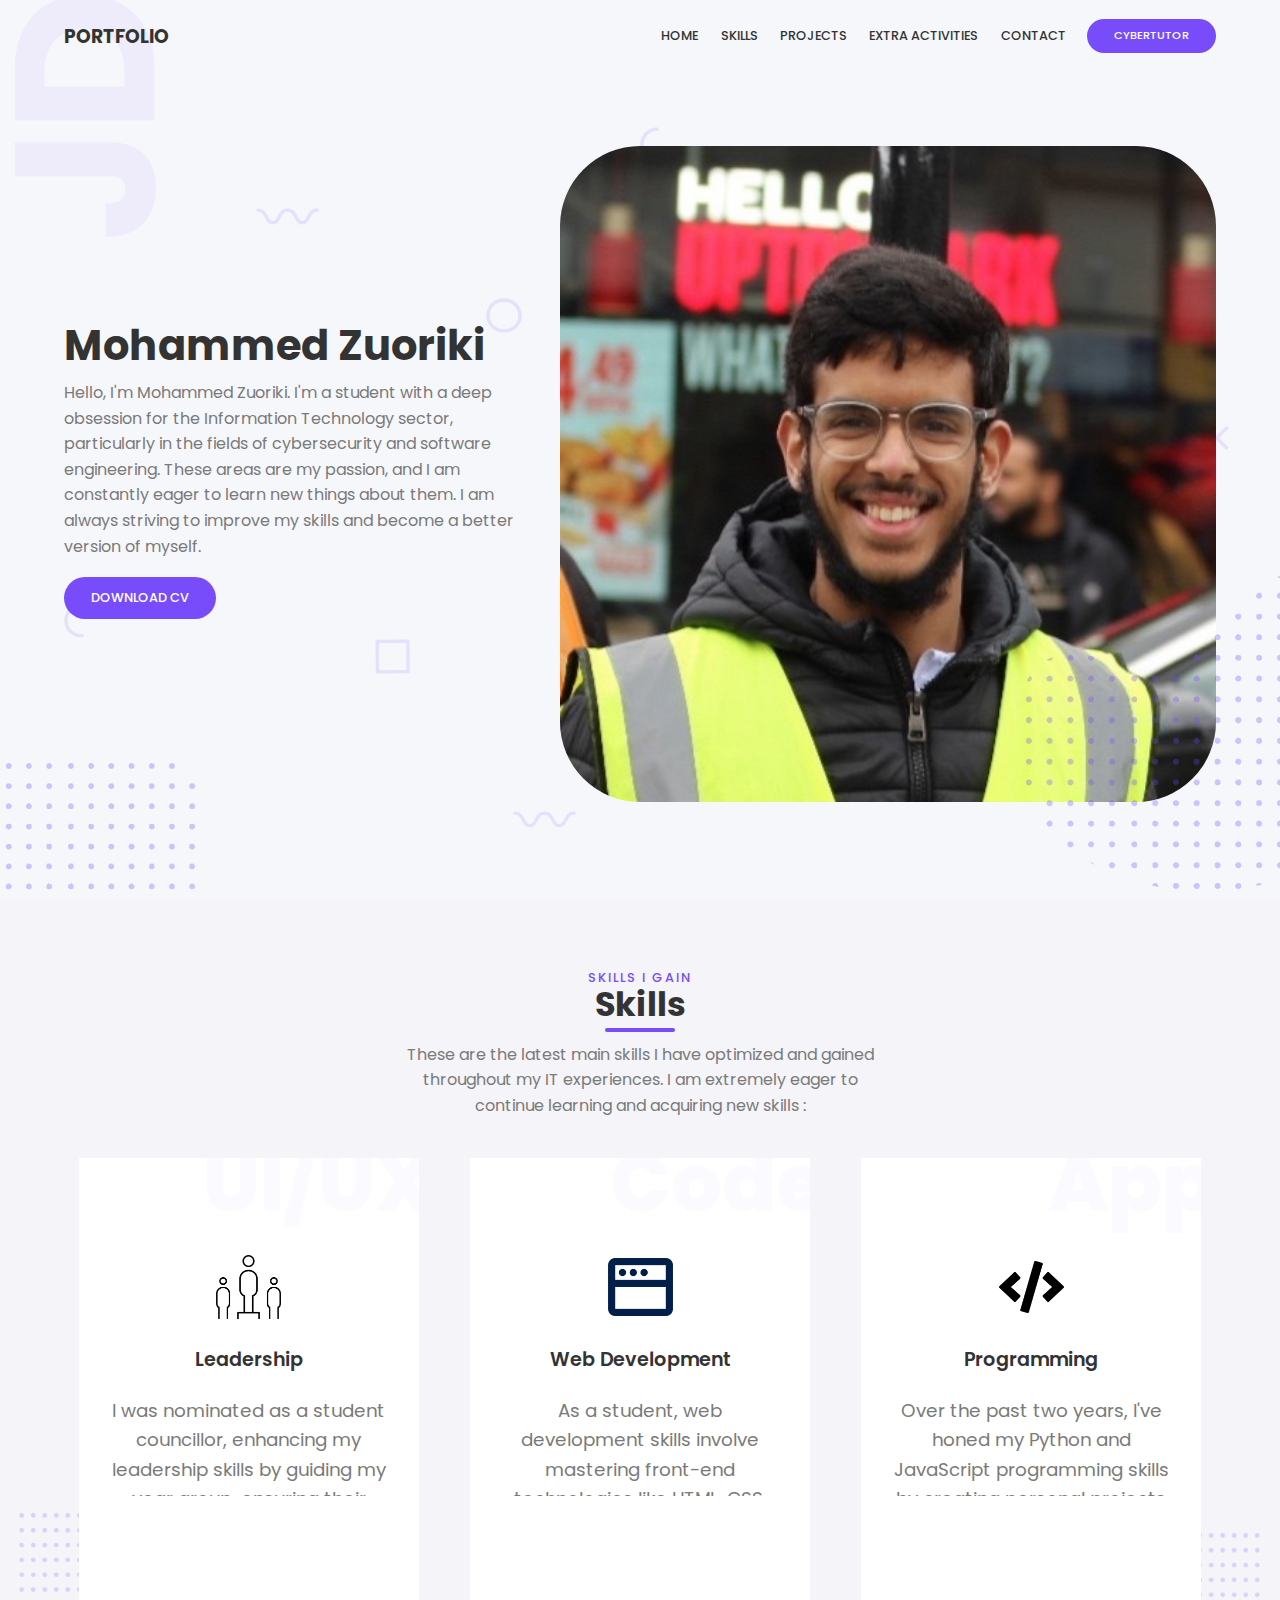
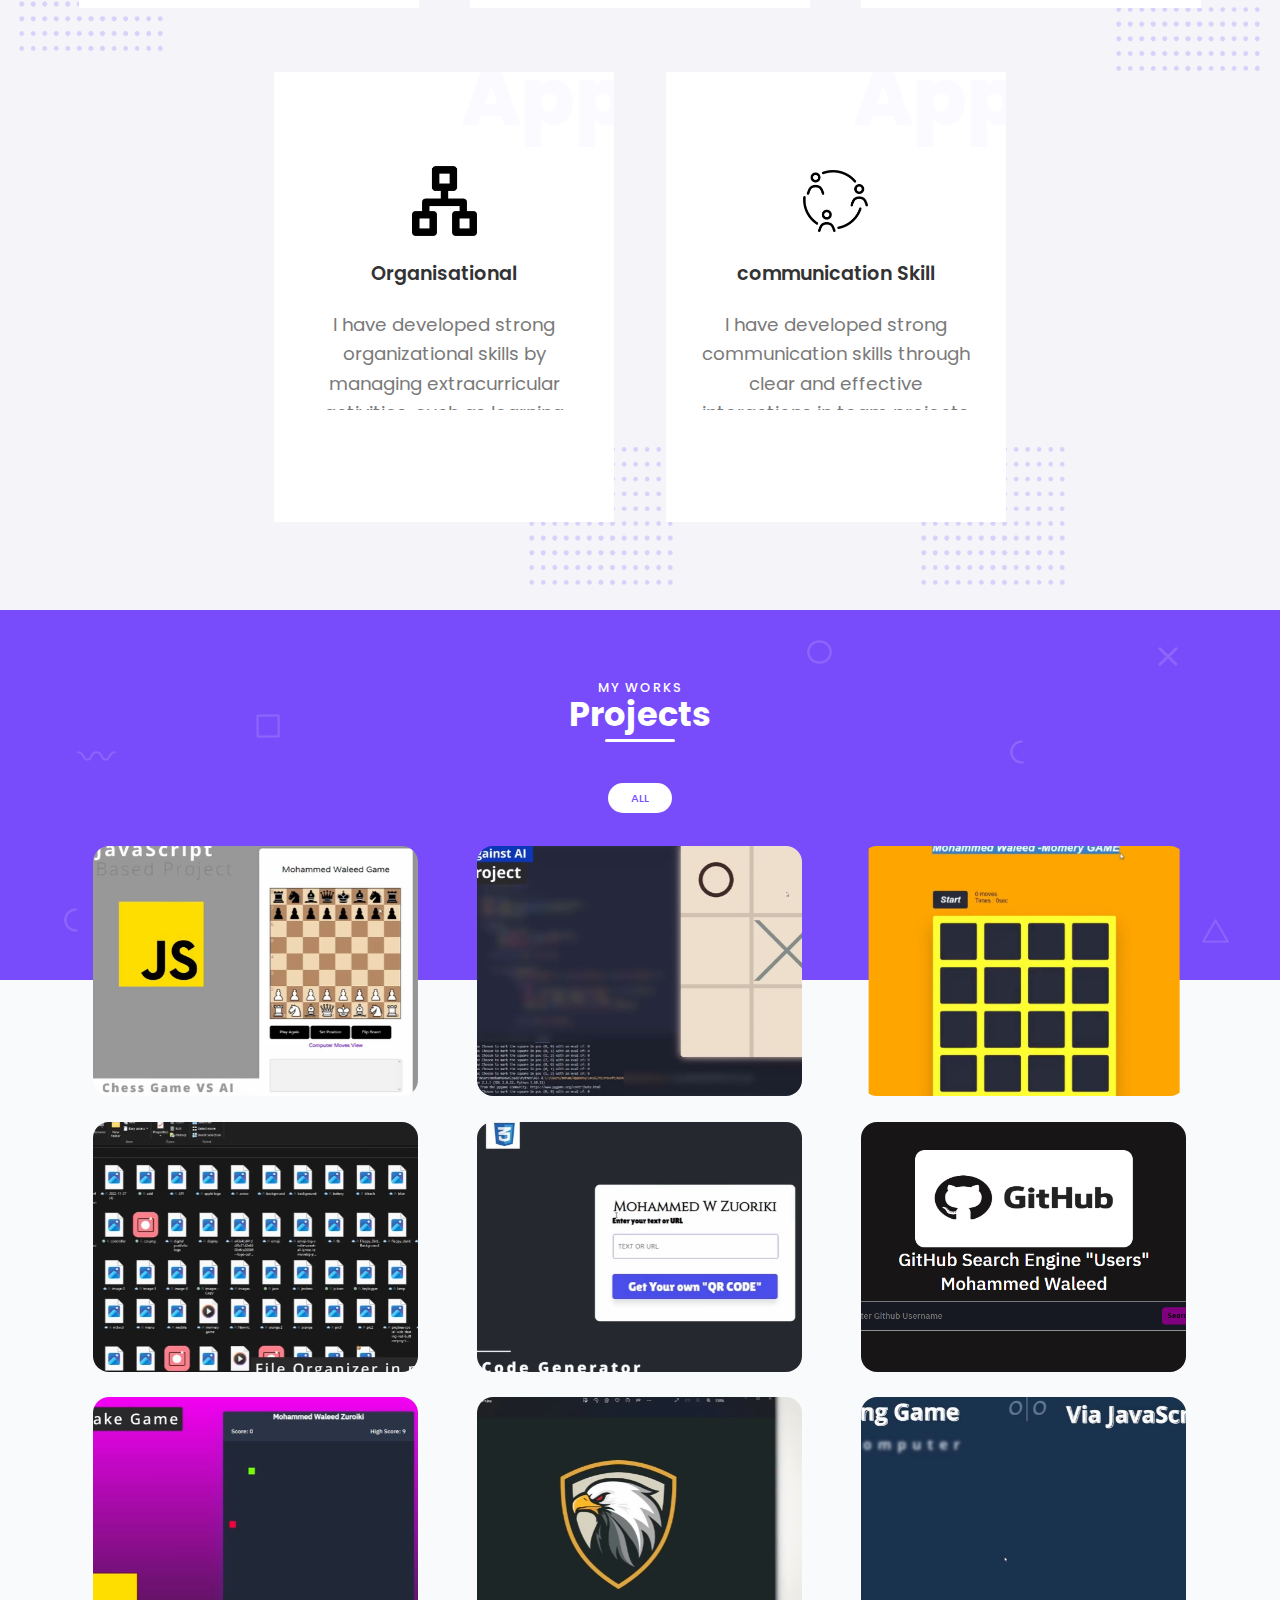
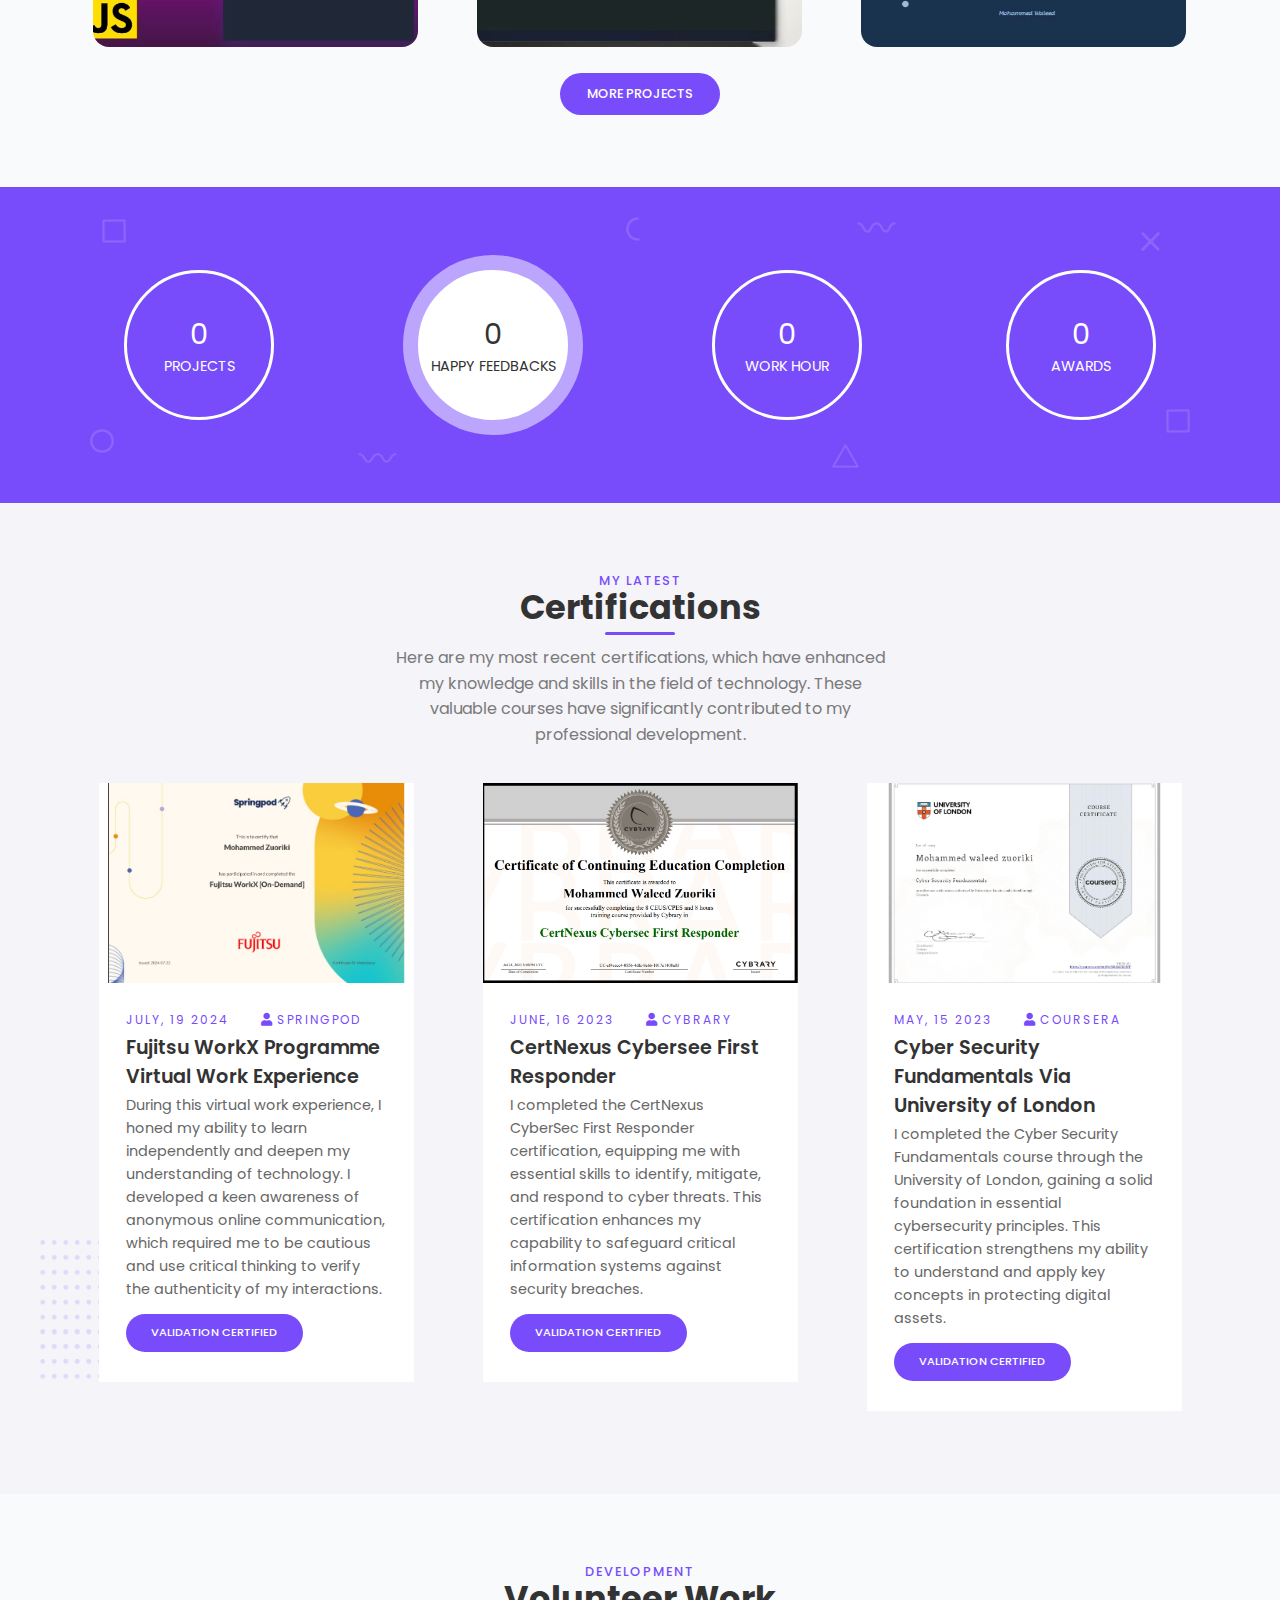
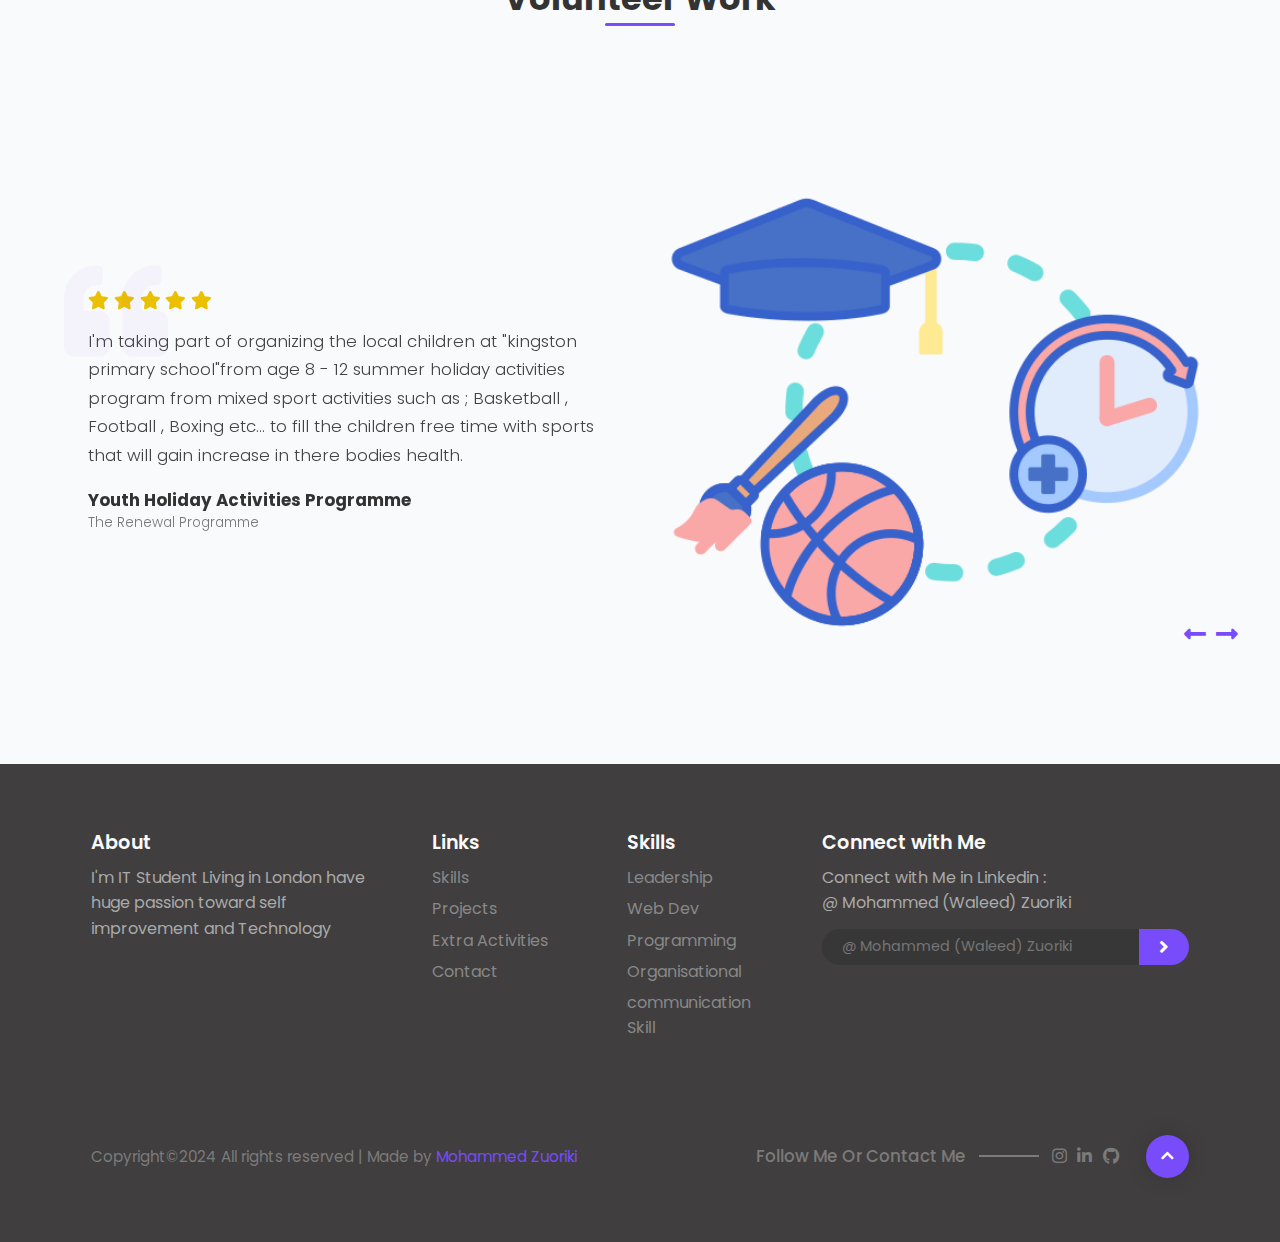
<file: index.html>
<!DOCTYPE html>
<html lang="en">
  <head>
    <meta charset="UTF-8" />
    <meta name="viewport" content="width=device-width, initial-scale=1.0" />
    <title>Portfolio Website</title>
    <link
      rel="stylesheet"
      href="https://cdnjs.cloudflare.com/ajax/libs/font-awesome/5.15.1/css/all.min.css"
    />
    <link
      rel="stylesheet"
      href="https://unpkg.com/swiper/swiper-bundle.min.css"
    />
    <link rel="stylesheet" href="./css/style.css" />
  </head>
  <body>
    <main>
      <header id="header">
        <div class="overlay overlay-lg">
          <img src="./img/shapes/square.png" class="shape square" alt="" />
          <img src="./img/shapes/circle.png" class="shape circle" alt="" />
          <img
            src="./img/shapes/half-circle.png"
            class="shape half-circle1"
            alt=""
          />
          <img
            src="./img/shapes/half-circle.png"
            class="shape half-circle2"
            alt=""
          />
          <img src="./img/shapes/x.png" class="shape xshape" alt="" />
          <img src="./img/shapes/wave.png" class="shape wave wave1" alt="" />
          <img src="./img/shapes/wave.png" class="shape wave wave2" alt="" />
          <img src="./img/shapes/triangle.png" class="shape triangle" alt="" />
          <img src="./img/shapes/letters.png" class="letters" alt="" />
          <img src="./img/shapes/points1.png" class="points points1" alt="" />
        </div>

        <nav>
          <div class="container">
            <div class="logo">
              <h3>PORTFOLIO</h3>
            </div>

            <div class="links">
              <ul>
                <li>
                  <a href="#header">Home</a>
                </li>
                <li>
                  <a href="#services">Skills</a>
                </li>
                <li>
                  <a href="#portfolio">Projects</a>
                </li>
               
                <li>
                  <a href="#testimonials">Extra Activities</a>
                </li>
                <li>
                  <a href="#testimonials">Contact</a>
                </li>
                <li>
                  <a href="cyber.html" class="active">CYBERTUTOR</a>
                </li>
               
              </ul>
            </div>

            <div class="hamburger-menu">
              <div class="bar"></div>
            </div>
          </div>
        </nav>

        <div class="header-content">
          <div class="container grid-2">
            <div class="column-1">
              <h1 class="header-title">Mohammed Zuoriki</h1>
              <p class="text">
                Hello, I'm Mohammed Zuoriki. I'm a student with a deep obsession for the Information Technology sector, particularly in the fields of cybersecurity and software engineering. These areas are my passion, and I am constantly eager to learn new things about them. 
                I am always striving to improve my skills and become a better version of myself.
              </p>
              <a href="https://drive.google.com/drive/folders/13ehVGynW4YQTyu_35EM3OZGL2EIQQljh?usp=sharing" class="btn">Download CV</a>
            </div>

          
            <div class="column-2 image">
              <img
                src="./img/shapes/points2.png"
                class="points points2"
                alt=""
              />
              <br>
              <img src="./img/Me.jpg" class="Me" alt="" />
            </div>
          </div>
        </div>
      </header>

      <section class="services section" id="services">
        <div class="container">
          <div class="section-header">
            <h3 class="title" data-title="Skills I Gain">Skills</h3>
            <p class="text">
              These are the latest main skills I have optimized and gained throughout my IT experiences.
              I am extremely eager to continue learning and acquiring new skills : 
            </p>
          </div>

          <div class="cards">
            <div class="card-wrap">
              <img
                src="./img/shapes/points3.png"
                class="points points1 points-sq"
                alt=""
              />
              <div class="card" data-card="UI/UX">
                <div class="card-content z-index">
                  <img src="./img/build-leadership-and-culture.512x506.png" class="icon" alt="" />
                  <h3 class="title-sm">Leadership</h3>
                  <p class="text">
                    I was nominated as a student councillor, enhancing my leadership skills by guiding my year group, ensuring their progress, and supporting classmates with their coursework for effective results.
                  </p>
                  
                </div>
              </div>
            </div>

            <div class="card-wrap">
              <div class="card" data-card="Code">
                <div class="card-content z-index">
                  <img src="./img/web-line-development.1024x911.png" class="icon" alt="" />
                  <h3 class="title-sm">Web Development</h3>
                  <p class="text">
                    As a student, web development skills involve mastering front-end technologies like HTML, CSS, and JavaScript, as well as back-end technologies and databases, enabling the creation of functional and visually appealing websites.
                  </p>
                  
                </div>
              </div>
            </div>

            <div class="card-wrap">
              <img
                src="./img/shapes/points3.png"
                class="points points2 points-sq"
                alt=""
              />
              <div class="card" data-card="App">
                <div class="card-content z-index">
                  <img src="./img/code.1024x819.png" class="icon" alt="" />
                  <h3 class="title-sm">Programming</h3>
                  <p class="text">
                    Over the past two years, I've honed my Python and JavaScript programming skills by creating personal projects and learning new concepts, which has enhanced my problem-solving abilities and improved the quality of my coursework.
                  </p>
                  
                </div>
              </div>
            </div>

            <!--Organisational skills-->
            <div class="card-wrap">
              <img
                src="./img/shapes/points3.png"
                class="points points2 points-sq"
                alt=""
              />
              <div class="card" data-card="App">
                <div class="card-content z-index">
                  <img src="./img/organisation.951x1024.png" class="icon" alt="" />
                  <h3 class="title-sm">Organisational</h3>
                  <p class="text">
                    I have developed strong organizational skills by managing extracurricular activities, such as learning new skills and taking courses, while balancing personal life with my studies, leading to smooth and significant improvement.
                  </p>
                  
                </div>
              </div>
            </div>

            <!--communcation skills-->
            <div class="card-wrap">
              <img
                src="./img/shapes/points3.png"
                class="points points2 points-sq"
                alt=""
              />
              <div class="card" data-card="App">
                <div class="card-content z-index">
                  <img src="./img/collaboration.1024x985.png" class="icon" alt="" />
                  <h3 class="title-sm">communication Skill</h3>
                  <p class="text">
                    I have developed strong communication skills through clear and effective interactions in team projects and presentations, which has enhanced my ability to convey ideas and collaborate effectively.
                  </p>
                  
                </div>
              </div>
            </div>


          </div>
        </div>
      </section>

      <section class="portfolio section" id="portfolio">
        <div class="background-bg">
          <div class="overlay overlay-sm">
            <img
              src="./img/shapes/half-circle.png"
              class="shape half-circle1"
              alt=""
            />
            <img
              src="./img/shapes/half-circle.png"
              class="shape half-circle2"
              alt=""
            />
            <img src="./img/shapes/square.png" class="shape square" alt="" />
            <img src="./img/shapes/wave.png" class="shape wave" alt="" />
            <img src="./img/shapes/circle.png" class="shape circle" alt="" />
            <img
              src="./img/shapes/triangle.png"
              class="shape triangle"
              alt=""
            />
            <img src="./img/shapes/x.png" class="shape xshape" alt="" />
          </div>
        </div>

        <div class="container">
          <div class="section-header">
            <h3 class="title" data-title="My works">Projects</h3>
          </div>

          <div class="section-body">
            <div class="filter">
              <button class="filter-btn active" data-filter="*">All</button>
              
            </div>

            <div class="grid">
              <div class="grid-item logo-design">
                <div class="gallery-image">
                  <img src="./img/portfolio/port1.png" alt="" />
                  <div class="img-overlay">
                    <div class="plus"></div>
                    <div class="img-description">
                      <h3>Chess Game Vs AI (Javascript)</h3>
                      <a href="https://code-tech77.github.io/gamegithub.io/"><h5>View Demo</h5></a>
                    </div>
                  </div>
                </div>
              </div>
              <div class="grid-item webdev">
                <div class="gallery-image">
                  <img src="./img/portfolio/port2.png" alt="" />
                  <div class="img-overlay">
                    <div class="plus"></div>
                    <div class="img-description">
                      <h3>Tic Tac Toe Vs AI (Python)</h3>
                      <a href="https://github.com/Code-tech77/Tec-Tac-Toe-vs-AI"><h5>View Demo</h5></a>
                    </div>
                  </div>
                </div>
              </div>
              <div class="grid-item ui webdev">
                <div class="gallery-image">
                  <img src="./img/portfolio/port3.png" alt="" />
                  <div class="img-overlay">
                    <div class="plus"></div>
                    <div class="img-description">
                      <h3>Memory Game (Javascript)</h3>
                      <a href="https://code-tech77.github.io/MomeryGame.github.io/"><h5>View Demo</h5></a>
                    </div>
                  </div>
                </div>
              </div>
              <div class="grid-item ui">
                <div class="gallery-image">
                  <img src="./img/portfolio/port4.png" alt="" />
                  <div class="img-overlay">
                    <div class="plus"></div>
                    <div class="img-description">
                      <h3>File Organizer (Python)</h3>
                      <a href="https://github.com/Code-tech77/File-Organizer"><h5>View Demo</h5></a>
                    </div>
                  </div>
                </div>
              </div>
              <div class="grid-item logo-design">
                <div class="gallery-image">
                  <img src="./img/portfolio/port8.png" alt="" />
                  <div class="img-overlay">
                    <div class="plus"></div>
                    <div class="img-description">
                      <h3>QR Code Generator</h3>
                      <a href="https://code-tech77.github.io/QR.github.io/"><h5>View Demo</h5></a>
                    </div>
                  </div>
                </div>
              </div>
              <div class="grid-item appdev">
                <div class="gallery-image">
                  <img src="./img/portfolio/port10.png" alt="" />
                  <div class="img-overlay">
                    <div class="plus"></div>
                    <div class="img-description">
                      <h3>API Search Engine</h3>
                      <a href="https://code-tech77.github.io/APIgithub.io/"><h5>View Demo</h5></a>
                    </div>
                  </div>
                </div>
              </div>
              <div class="grid-item logo-design">
                <div class="gallery-image">
                  <img src="./img/portfolio/port9.png" alt="" />
                  <div class="img-overlay">
                    <div class="plus"></div>
                    <div class="img-description">
                      <h3>Snake Game - Mobile Compatible (Javascript)</h3>
                      <a href="https://code-tech77.github.io/snakegamegithub.io/"><h5>View Demo</h5></a>
                    </div>
                  </div>
                </div>
              </div>
              <div class="grid-item appdev ui">
                <div class="gallery-image">
                  <img src="./img/portfolio/port11.png" alt="" />
                  <div class="img-overlay">
                    <div class="plus"></div>
                    <div class="img-description">
                      <h3>Encryption Images Tool (Python)</h3>
                      <a href="https://github.com/Code-tech77/Image-Encryption-Python-"><h5>View Demo</h5></a>
                    </div>
                  </div>
                </div>
              </div>
              <div class="grid-item ui webdev">
                <div class="gallery-image">
                  <img src="./img/portfolio/port 12.png" alt="" />
                  <div class="img-overlay">
                    <div class="plus"></div>
                    <div class="img-description">
                      <h3>Ping Pong Vs AI (JavaScript)</h3>
                      <a href="https://code-tech77.github.io/PingPong.github.io/"><h5>View Demo</h5></a>
                    </div>
                  </div>
                </div>
              </div>
            </div>
            <div class="more-folio">
              <a href="https://github.com/Code-tech77" class="btn">More Projects</a>
            </div>
          </div>
        </div>
      </section>

     

      <section class="records">
        <div class="overlay overlay-sm">
          <img src="./img/shapes/square.png" alt="" class="shape square1" />
          <img src="./img/shapes/square.png" alt="" class="shape square2" />
          <img src="./img/shapes/circle.png" alt="" class="shape circle" />
          <img
            src="./img/shapes/half-circle.png"
            alt=""
            class="shape half-circle"
          />
          <img src="./img/shapes/wave.png" alt="" class="shape wave wave1" />
          <img src="./img/shapes/wave.png" alt="" class="shape wave wave2" />
          <img src="./img/shapes/x.png" alt="" class="shape xshape" />
          <img src="./img/shapes/triangle.png" alt="" class="shape triangle" />
        </div>

        <div class="container">
          <div class="wrap">
            <div class="record-circle">
              <h2 class="number" data-num="42">0</h2>
              <h4 class="sub-title">Projects</h4>
            </div>
          </div>

          <div class="wrap">
            <div class="record-circle active">
              <h2 class="number" data-num="30">0</h2>
              <h4 class="sub-title">Happy Feedbacks</h4>
            </div>
          </div>

          <div class="wrap">
            <div class="record-circle">
              <h2 class="number" data-num="200">0</h2>
              <h4 class="sub-title">Work Hour</h4>
            </div>
          </div>

          <div class="wrap">
            <div class="record-circle">
              <h2 class="number" data-num="15">0</h2>
              <h4 class="sub-title">Awards</h4>
            </div>
          </div>
        </div>
      </section>

      <section class="blog section">
        <div class="container">
          <div class="section-header">
            <h3 class="title" data-title="My Latest">Certifications</h3>
            <p class="text">
              Here are my most recent certifications, which have enhanced my knowledge and skills in the field of technology. These valuable courses have significantly contributed to my professional development.
            </p>
          </div>

          <div class="blog-wrapper">
            <div class="blog-wrap">
              <img
                src="./img/shapes/points3.png"
                alt=""
                class="points points-sq"
              />

              <div class="blog-card">
                <div class="blog-image">
                  <img src="./img/blog1.png" alt="" />
                </div>

                <div class="blog-content">
                  <div class="blog-info">
                    <h5 class="blog-date">July, 19 2024</h5>
                    <h5 class="blog-user"><i class="fas fa-user"></i>Springpod</h5>
                  </div>
                  <h3 class="title-sm">Fujitsu WorkX Programme Virtual Work Experience</h3>
                  <p class="blog-text">
                    During this virtual work experience, I honed my ability to learn independently and deepen my understanding of technology. I developed a keen awareness of anonymous online communication, which required me to be cautious and use critical thinking to verify the authenticity of my interactions.
                  </p>
                  <a href="https://www.linkedin.com/in/mohammed-zuoriki-856133250/overlay/1721672263674/single-media-viewer/?profileId=ACoAAD30mAIBj3jCxLypKFzvZyeHhqnLmwCC_UQ" class="btn small">Validation Certified</a>
                </div>
              </div>
            </div>

            <div class="blog-wrap">
              <div class="blog-card">
                <div class="blog-image">
                  <img src="./img/blog2.png" alt="" />
                </div>

                <div class="blog-content">
                  <div class="blog-info">
                    <h5 class="blog-date">June, 16 2023</h5>
                    <h5 class="blog-user"><i class="fas fa-user"></i>Cybrary</h5>
                  </div>
                  <h3 class="title-sm">CertNexus Cybersee First Responder</h3>
                  <p class="blog-text">
                    I completed the CertNexus CyberSec First Responder certification, equipping me with essential skills to identify, mitigate, and respond to cyber threats. This certification enhances my capability to safeguard critical information systems against security breaches.
                  </p>
                  <a href="https://app.cybrary.it/courses/api/certificate/CC-cf4cecc4-0556-4dfc-8e6b-1017e1408a03/view" class="btn small">Validation Certified</a>
                </div>
              </div>
            </div>

            <div class="blog-wrap">
              <div class="blog-card">
                <div class="blog-image">
                  <img src="./img/blog3.png" alt="" />
                </div>

                <div class="blog-content">
                  <div class="blog-info">
                    <h5 class="blog-date">May, 15 2023</h5>
                    <h5 class="blog-user"><i class="fas fa-user"></i>Coursera</h5>
                  </div>
                  <h3 class="title-sm">Cyber Security Fundamentals Via University of London</h3>
                  <p class="blog-text">
                    I completed the Cyber Security Fundamentals course through the University of London, gaining a solid foundation in essential cybersecurity principles. This certification strengthens my ability to understand and apply key concepts in protecting digital assets.
                  </p>
                  <a href="https://www.coursera.org/account/accomplishments/verify/36JX6LT8LRYF" class="btn small">Validation Certified</a>
                </div>
              </div>
            </div>
          </div>
        </div>
      </section>

      <section class="testimonials section" id="testimonials">
        <div class="container">
          <div class="section-header">
            <h3 class="title" data-title="Development">Volunteer Work</h3>
          </div>

          <div class="testi-content grid-2">
            <div class="column-1 reviews">
              <div class="swiper-container">
                <div class="swiper-wrapper">
                  <div class="swiper-slide review">
                    <i class="fas fa-quote-left quote"></i>
                    <div class="rate">
                      <i class="fas fa-star"></i>
                      <i class="fas fa-star"></i>
                      <i class="fas fa-star"></i>
                      <i class="fas fa-star"></i>
                      <i class="fas fa-star"></i>
                    </div>

                    <p class="review-text">
                      I'm taking part of organizing the local children at "kingston primary school"from age 8 - 12 summer holiday activities program from mixed sport activities such as ; Basketball , Football , Boxing etc... to fill the children free time with sports that will gain increase in there bodies health.
                    </p>

                    <div class="review-info">
                      <h3 class="review-name">Youth Holiday Activities Programme</h3>
                      <h5 class="review-job">The Renewal Programme</h5>
                    </div>
                  </div>

                  <div class="swiper-slide review">
                    <i class="fas fa-quote-left quote"></i>
                    <div class="rate">
                      <i class="fas fa-star"></i>
                      <i class="fas fa-star"></i>
                      <i class="fas fa-star"></i>
                      <i class="fas fa-star"></i>
                      <i class="fas fa-star"></i>
                    </div>

                    <p class="review-text">
                      This is way my first role at Ayesha youth project organization which I have been responsible to raise money for humanitarian action which throughout this role I was raised over £400 toward this fundraising… which I believe it will help a wide range of people who are need of it.
                    </p>

                    <div class="review-info">
                      <h3 class="review-name">Fundraising Volunteer</h3>
                      <h5 class="review-job">Ayesha Youth Project (AVP)</h5>
                    </div>
                  </div>

                  <div class="swiper-slide review">
                    <i class="fas fa-quote-left quote"></i>
                    <div class="rate">
                      <i class="fas fa-star"></i>
                      <i class="fas fa-star"></i>
                      <i class="fas fa-star"></i>
                      <i class="fas fa-star"></i>
                      <i class="fas fa-star"></i>
                    </div>

                    <p class="review-text">
                      As a Customer Service Volunteer at Yemen Land Ltd., I provided support to customers, resolving their inquiries and ensuring a positive experience. This role enhanced my communication skills and ability to handle diverse customer needs effectively.
                    </p>

                    <div class="review-info">
                      <h3 class="review-name">Customer Service Volunteer</h3>
                      <h5 class="review-job">Yemen Land LTD</h5>
                    </div>
                  </div>

                  
                </div>

                <div class="review-nav swiper-button-prev">
                  <i class="fas fa-long-arrow-alt-left"></i>
                </div>
                <div class="review-nav swiper-button-next">
                  <i class="fas fa-long-arrow-alt-right"></i>
                </div>
              </div>
            </div>

            <div class="column-2 image">
              <img src="./img/testi.png" alt="" class="img-element" />
            </div>
          </div>
        </div>
      </section>

      
    </main>

    <footer class="footer">
      <div class="container">
        <div class="grid-4">
          <div class="grid-4-col footer-about">
            <h3 class="title-sm">About</h3>
            <p class="text">
              I'm IT Student Living in London have huge passion toward self improvement and Technology
            </p>
          </div>

          <div class="grid-4-col footer-links">
            <h3 class="title-sm">Links</h3>
            <ul>
              <li>
                <a href="#services">Skills</a>
              </li>
              <li>
                <a href="#portfolio">Projects</a>
              </li>
              
              <li>
                <a href="#testimonials">Extra Activities</a>
              </li>
              <li>
                <a href="#contact">Contact</a>
              </li>
            </ul>
          </div>

          <div class="grid-4-col footer-links">
            <h3 class="title-sm">Skills</h3>
            <ul>
              <li>
                <a href="#">Leadership</a>
              </li>
              <li>
                <a href="#">Web Dev</a>
              </li>
              <li>
                <a href="#">Programming</a>
              </li>
              <li>
                <a href="#">Organisational</a>
              </li>
              <li>
                <a href="#">communication Skill</a>
              </li>
            </ul>
          </div>

          <div class="grid-4-col footer-newstletter">
            <h3 class="title-sm">Connect with Me</h3>
            <p class="text">
              Connect with Me in Linkedin : <br> @ Mohammed (Waleed) Zuoriki
            </p>
            <div class="footer-input-wrap">
              <input type="email" class="footer-input" placeholder="@ Mohammed (Waleed) Zuoriki" />
              <a href="#" class="input-arrow">
                <i class="fas fa-angle-right"></i>
              </a>
            </div>
          </div>
        </div>

        <div class="bottom-footer">
          <div class="copyright">
            <p class="text">
              Copyright&copy;2024 All rights reserved | Made by
              <span>Mohammed Zuoriki</span>
            </p>
          </div>

          <div class="followme-wrap">
            <div class="followme">
              <h3>Follow Me Or Contact Me</h3>
              <span class="footer-line"></span>
              <div class="social-media">
                <a href="https://www.instagram.com/m3w.d/?hl=en">
                  <i class="fab fa-instagram"></i>
                </a>
                <a href="https://www.linkedin.com/in/mohammed-zuoriki-856133250/">
                  <i class="fab fa-linkedin-in"></i>
                </a>
                <a href="https://github.com/Code-tech77">
                  <i class="fab fa-github"></i>
                </a>
              </div>
            </div>

            <div class="back-btn-wrap">
              <a href="#" class="back-btn">
                <i class="fas fa-chevron-up"></i>
              </a>
            </div>
          </div>
        </div>
      </div>
    </footer>

    <script src="https://cdnjs.cloudflare.com/ajax/libs/jquery/3.5.1/jquery.min.js"></script>
    <script src="./js/isotope.pkgd.min.js"></script>
    <script src="https://unpkg.com/swiper/swiper-bundle.min.js"></script>
    <script src="./js/app.js"></script>
  </body>
</html>
</file>
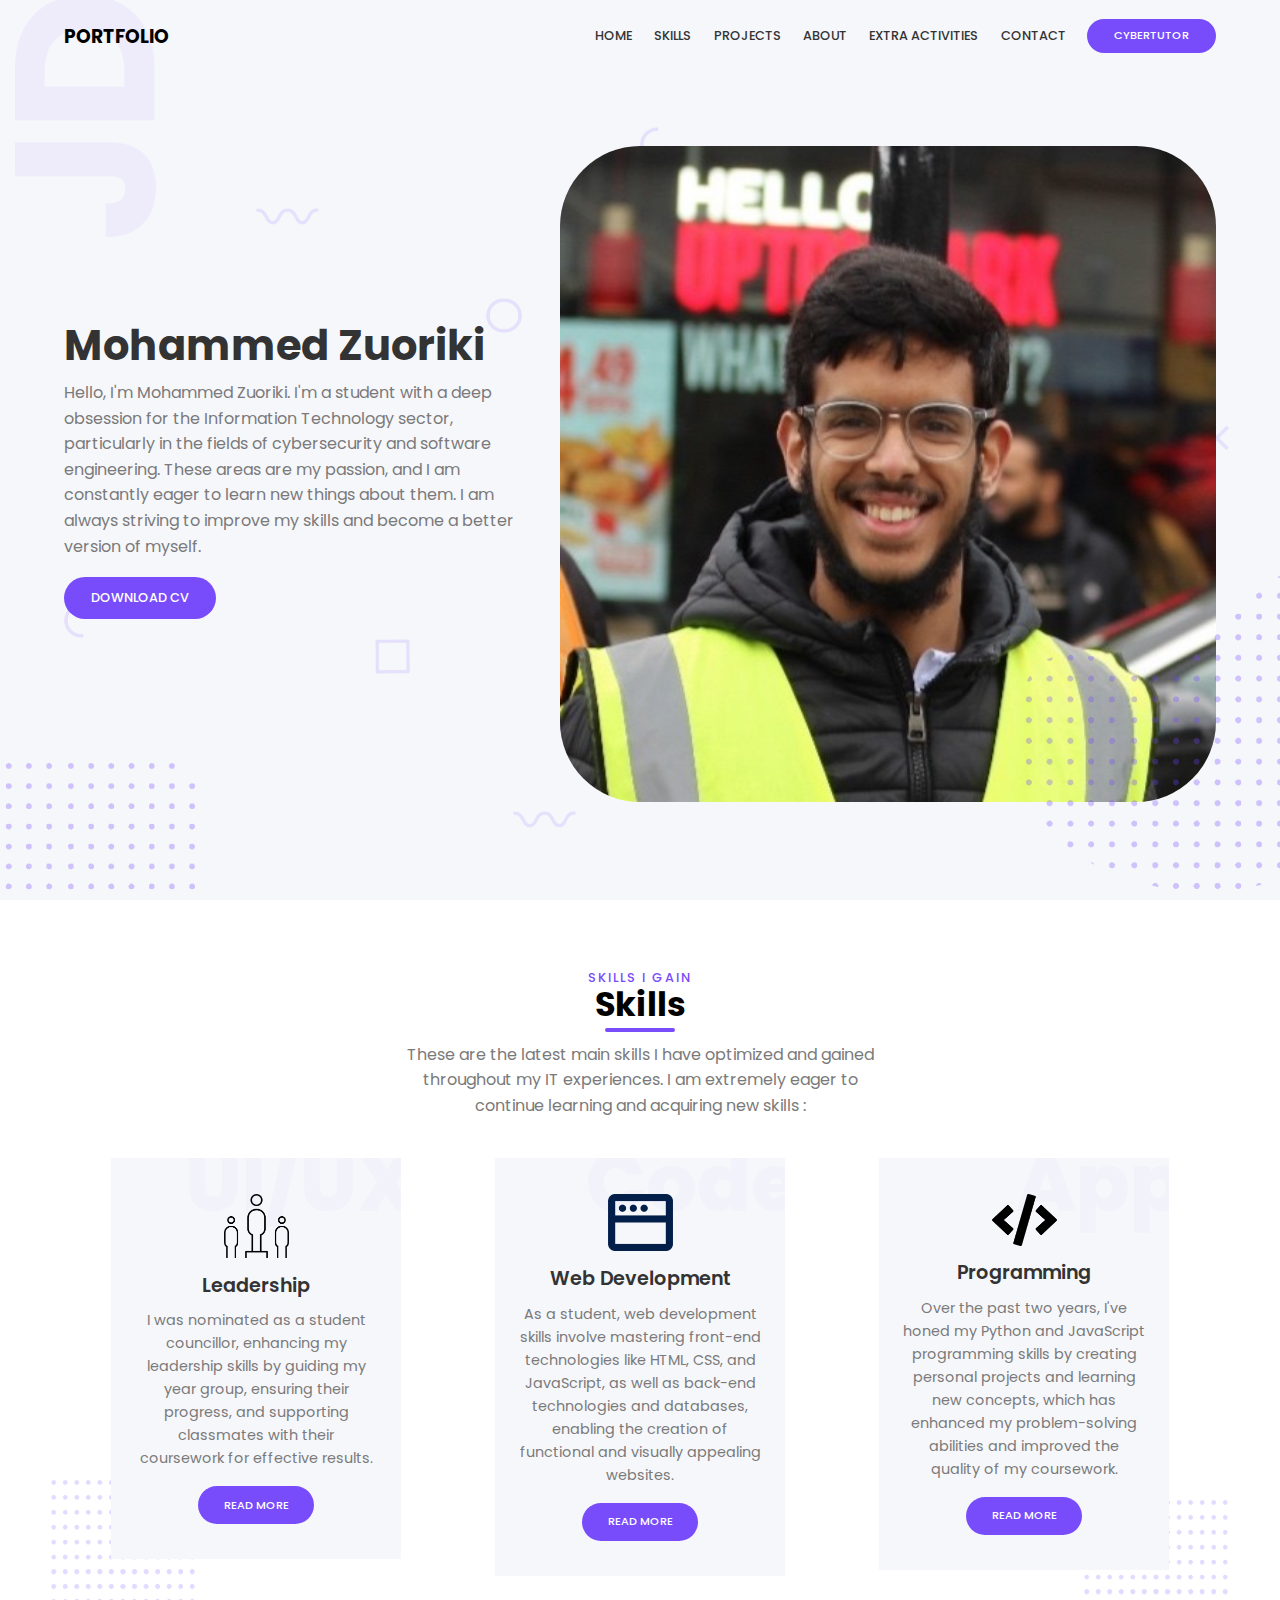
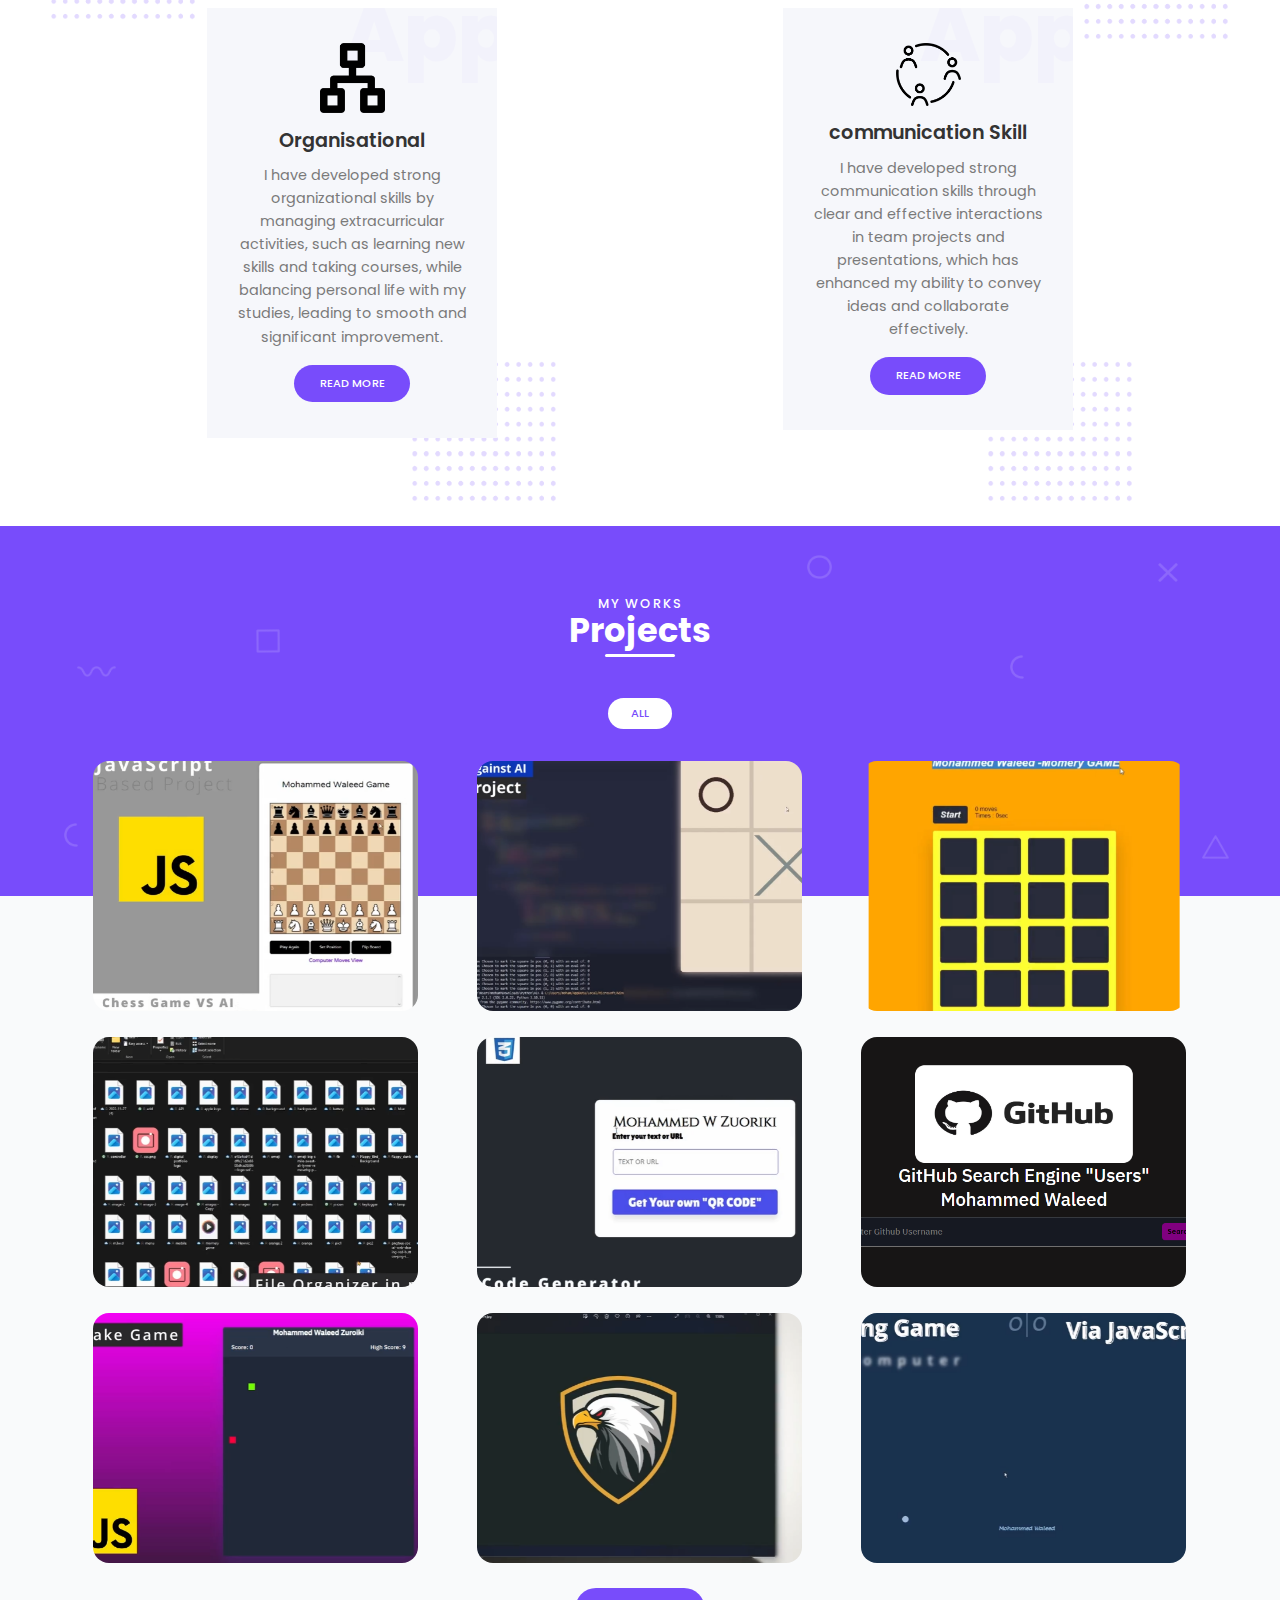
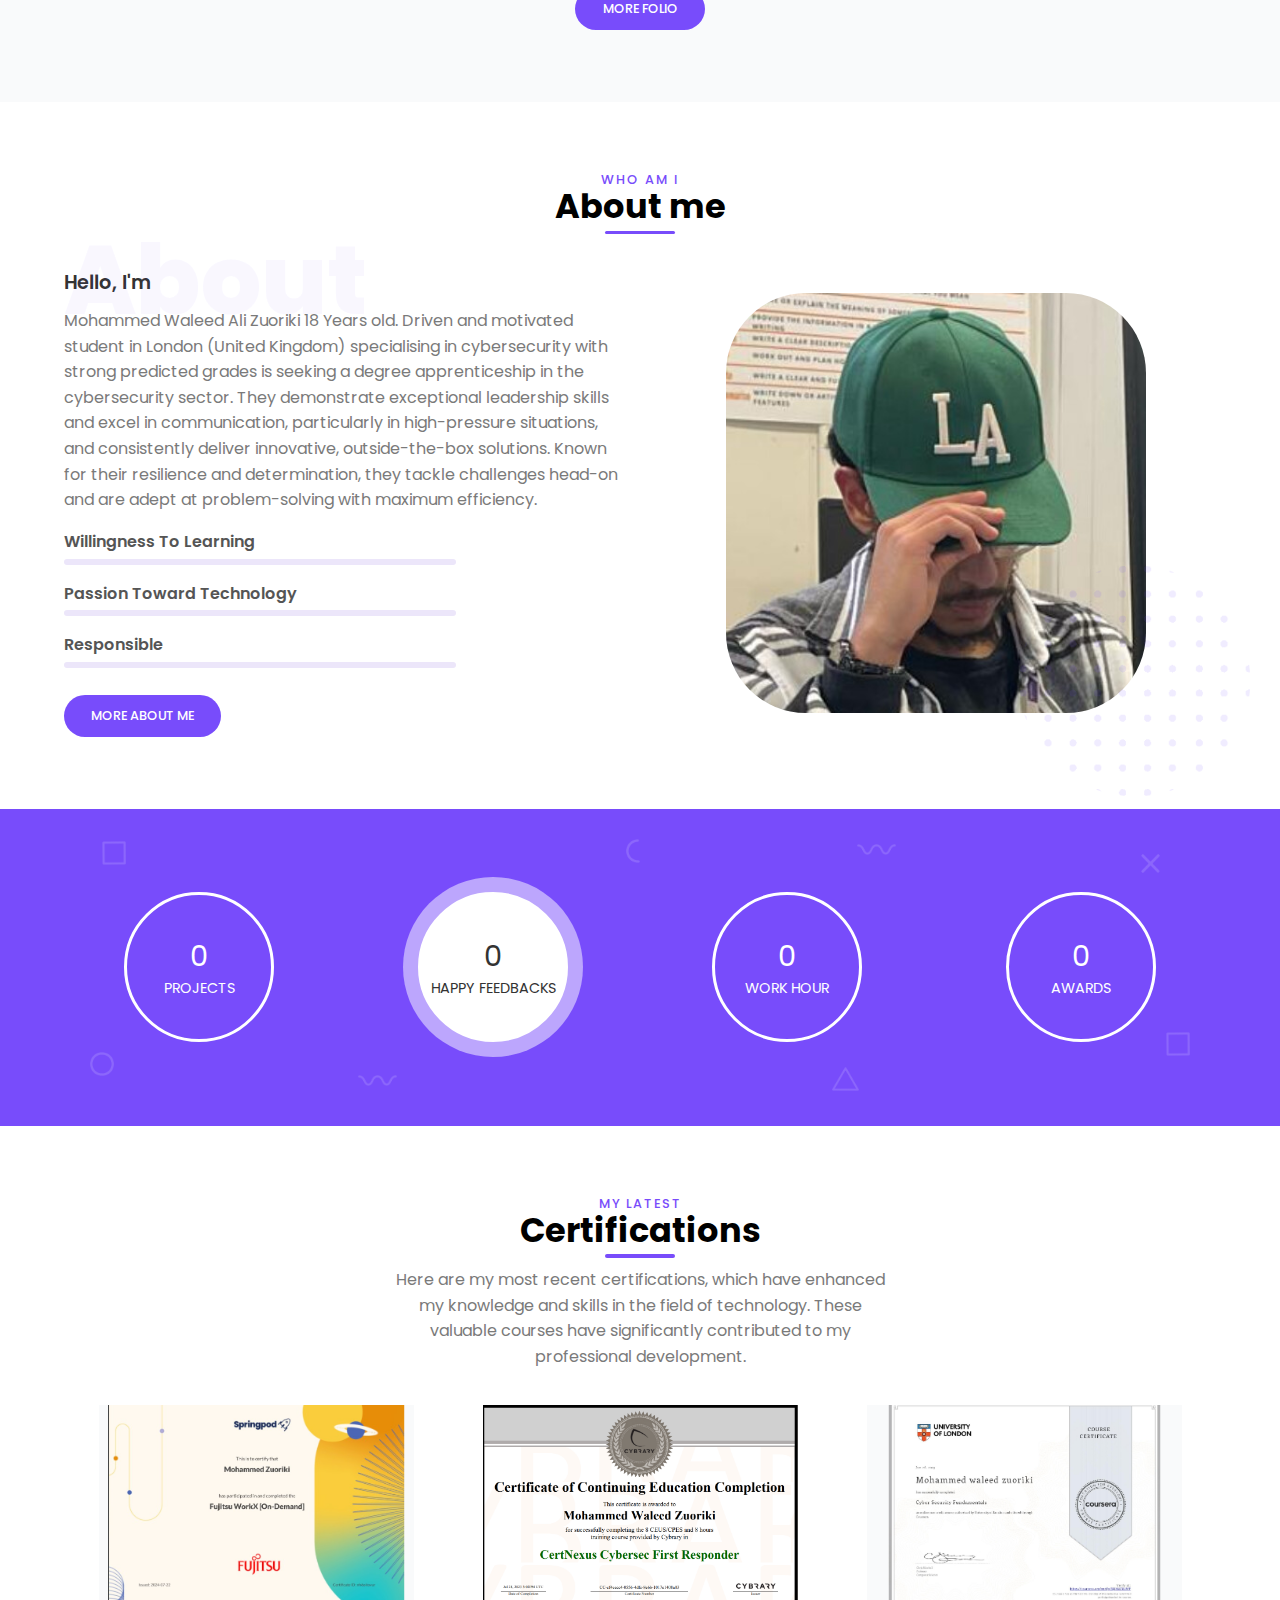
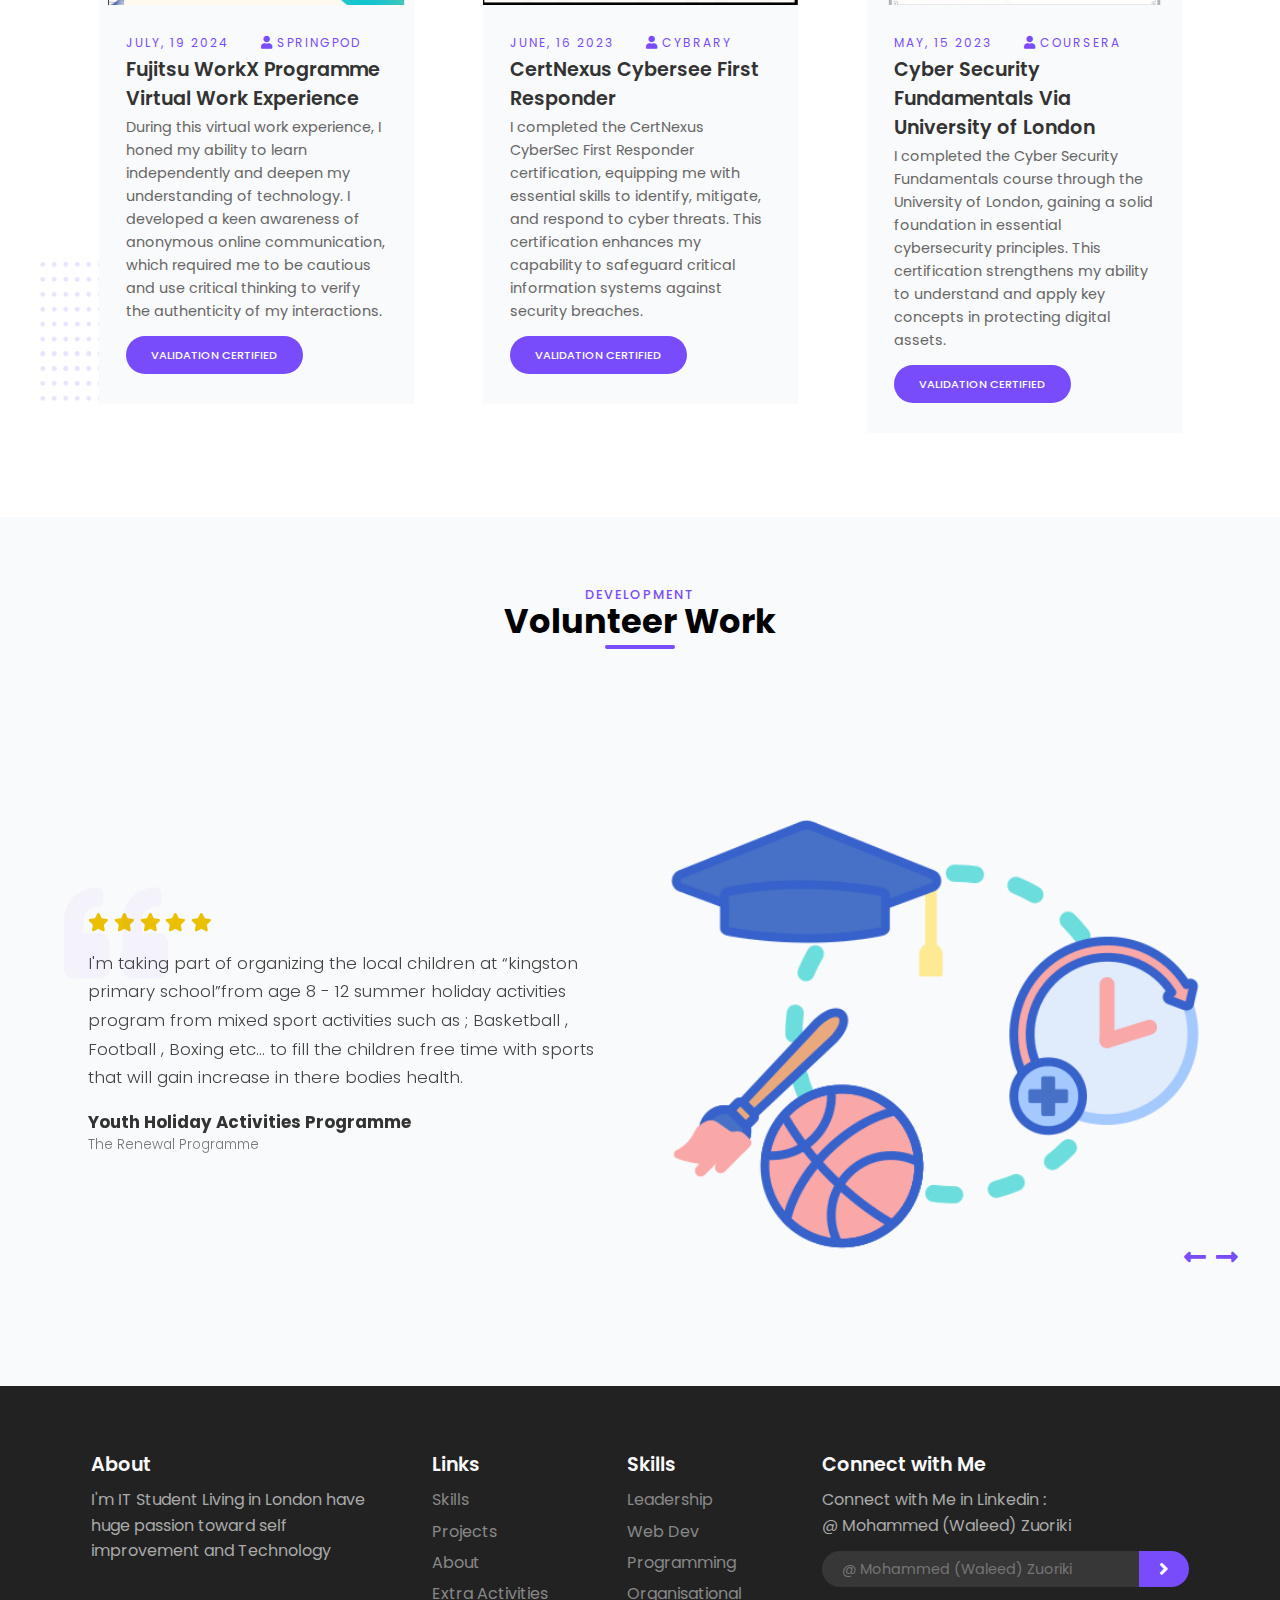
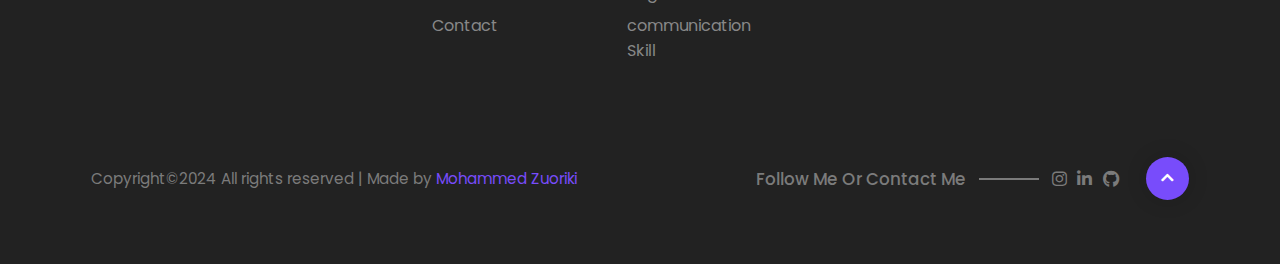
<file: portfolio-website/index.html>
<!DOCTYPE html>
<html lang="en">
  <head>
    <meta charset="UTF-8" />
    <meta name="viewport" content="width=device-width, initial-scale=1.0" />
    <title>Portfolio Website</title>
    <link
      rel="stylesheet"
      href="https://cdnjs.cloudflare.com/ajax/libs/font-awesome/5.15.1/css/all.min.css"
    />
    <link
      rel="stylesheet"
      href="https://unpkg.com/swiper/swiper-bundle.min.css"
    />
    <link rel="stylesheet" href="./css/style.css" />
  </head>
  <body>
    <main>
      <header id="header">
        <div class="overlay overlay-lg">
          <img src="./img/shapes/square.png" class="shape square" alt="" />
          <img src="./img/shapes/circle.png" class="shape circle" alt="" />
          <img
            src="./img/shapes/half-circle.png"
            class="shape half-circle1"
            alt=""
          />
          <img
            src="./img/shapes/half-circle.png"
            class="shape half-circle2"
            alt=""
          />
          <img src="./img/shapes/x.png" class="shape xshape" alt="" />
          <img src="./img/shapes/wave.png" class="shape wave wave1" alt="" />
          <img src="./img/shapes/wave.png" class="shape wave wave2" alt="" />
          <img src="./img/shapes/triangle.png" class="shape triangle" alt="" />
          <img src="./img/shapes/letters.png" class="letters" alt="" />
          <img src="./img/shapes/points1.png" class="points points1" alt="" />
        </div>

        <nav>
          <div class="container">
            <div class="logo">
              <h3>PORTFOLIO</h3>
            </div>

            <div class="links">
              <ul>
                <li>
                  <a href="#header">Home</a>
                </li>
                <li>
                  <a href="#services">Skills</a>
                </li>
                <li>
                  <a href="#portfolio">Projects</a>
                </li>
                <li>
                  <a href="#about">About</a>
                </li>
                <li>
                  <a href="#testimonials">Extra Activities</a>
                </li>
                <li>
                  <a href="#contact">Contact</a>
                </li>
                <li>
                  <a href="cyber.html" class="active">CYBERTUTOR</a>
                </li>
              </ul>
            </div>

            <div class="hamburger-menu">
              <div class="bar"></div>
            </div>
          </div>
        </nav>

        <div class="header-content">
          <div class="container grid-2">
            <div class="column-1">
              <h1 class="header-title">Mohammed Zuoriki</h1>
              <p class="text">
                Hello, I'm Mohammed Zuoriki. I'm a student with a deep obsession for the Information Technology sector, particularly in the fields of cybersecurity and software engineering. These areas are my passion, and I am constantly eager to learn new things about them. 
                I am always striving to improve my skills and become a better version of myself.
              </p>
              <a href="https://drive.google.com/drive/folders/13ehVGynW4YQTyu_35EM3OZGL2EIQQljh?usp=sharing" class="btn">Download CV</a>
            </div>

          
            <div class="column-2 image">
              <img
                src="./img/shapes/points2.png"
                class="points points2"
                alt=""
              />
              <br>
              <img src="./img/Me.jpg" class="Me" alt="" />
            </div>
          </div>
        </div>
      </header>

      <section class="services section" id="services">
        <div class="container">
          <div class="section-header">
            <h3 class="title" data-title="Skills I Gain">Skills</h3>
            <p class="text">
              These are the latest main skills I have optimized and gained throughout my IT experiences.
              I am extremely eager to continue learning and acquiring new skills : 
            </p>
          </div>

          <div class="cards">
            <div class="card-wrap">
              <img
                src="./img/shapes/points3.png"
                class="points points1 points-sq"
                alt=""
              />
              <div class="card" data-card="UI/UX">
                <div class="card-content z-index">
                  <img src="./img/build-leadership-and-culture.512x506.png" class="icon" alt="" />
                  <h3 class="title-sm">Leadership</h3>
                  <p class="text">
                    I was nominated as a student councillor, enhancing my leadership skills by guiding my year group, ensuring their progress, and supporting classmates with their coursework for effective results.
                  </p>
                  <a href="https://www.linkedin.com/in/mohammed-zuoriki-856133250/details/skills/" class="btn small">Read more</a>
                </div>
              </div>
            </div>

            <div class="card-wrap">
              <div class="card" data-card="Code">
                <div class="card-content z-index">
                  <img src="./img/web-line-development.1024x911.png" class="icon" alt="" />
                  <h3 class="title-sm">Web Development</h3>
                  <p class="text">
                    As a student, web development skills involve mastering front-end technologies like HTML, CSS, and JavaScript, as well as back-end technologies and databases, enabling the creation of functional and visually appealing websites.
                  </p>
                  <a href="https://www.linkedin.com/in/mohammed-zuoriki-856133250/details/skills/" class="btn small">Read more</a>
                </div>
              </div>
            </div>

            <div class="card-wrap">
              <img
                src="./img/shapes/points3.png"
                class="points points2 points-sq"
                alt=""
              />
              <div class="card" data-card="App">
                <div class="card-content z-index">
                  <img src="./img/code.1024x819.png" class="icon" alt="" />
                  <h3 class="title-sm">Programming</h3>
                  <p class="text">
                    Over the past two years, I've honed my Python and JavaScript programming skills by creating personal projects and learning new concepts, which has enhanced my problem-solving abilities and improved the quality of my coursework.
                  </p>
                  <a href="https://www.linkedin.com/in/mohammed-zuoriki-856133250/details/skills/" class="btn small">Read more</a>
                </div>
              </div>
            </div>

            <!--Organisational skills-->
            <div class="card-wrap">
              <img
                src="./img/shapes/points3.png"
                class="points points2 points-sq"
                alt=""
              />
              <div class="card" data-card="App">
                <div class="card-content z-index">
                  <img src="./img/organisation.951x1024.png" class="icon" alt="" />
                  <h3 class="title-sm">Organisational</h3>
                  <p class="text">
                    I have developed strong organizational skills by managing extracurricular activities, such as learning new skills and taking courses, while balancing personal life with my studies, leading to smooth and significant improvement.
                  </p>
                  <a href="https://www.linkedin.com/in/mohammed-zuoriki-856133250/details/skills/" class="btn small">Read more</a>
                </div>
              </div>
            </div>

            <!--communcation skills-->
            <div class="card-wrap">
              <img
                src="./img/shapes/points3.png"
                class="points points2 points-sq"
                alt=""
              />
              <div class="card" data-card="App">
                <div class="card-content z-index">
                  <img src="./img/collaboration.1024x985.png" class="icon" alt="" />
                  <h3 class="title-sm">communication Skill</h3>
                  <p class="text">
                    I have developed strong communication skills through clear and effective interactions in team projects and presentations, which has enhanced my ability to convey ideas and collaborate effectively.
                  </p>
                  <a href="https://www.linkedin.com/in/mohammed-zuoriki-856133250/details/skills/" class="btn small">Read more</a>
                </div>
              </div>
            </div>


          </div>
        </div>
      </section>

      <section class="portfolio section" id="portfolio">
        <div class="background-bg">
          <div class="overlay overlay-sm">
            <img
              src="./img/shapes/half-circle.png"
              class="shape half-circle1"
              alt=""
            />
            <img
              src="./img/shapes/half-circle.png"
              class="shape half-circle2"
              alt=""
            />
            <img src="./img/shapes/square.png" class="shape square" alt="" />
            <img src="./img/shapes/wave.png" class="shape wave" alt="" />
            <img src="./img/shapes/circle.png" class="shape circle" alt="" />
            <img
              src="./img/shapes/triangle.png"
              class="shape triangle"
              alt=""
            />
            <img src="./img/shapes/x.png" class="shape xshape" alt="" />
          </div>
        </div>

        <div class="container">
          <div class="section-header">
            <h3 class="title" data-title="My works">Projects</h3>
          </div>

          <div class="section-body">
            <div class="filter">
              <button class="filter-btn active" data-filter="*">All</button>
              
            </div>

            <div class="grid">
              <div class="grid-item logo-design">
                <div class="gallery-image">
                  <img src="./img/portfolio/port1.png" alt="" />
                  <div class="img-overlay">
                    <div class="plus"></div>
                    <div class="img-description">
                      <h3>Chess Game Vs AI (Javascript)</h3>
                      <a href="https://code-tech77.github.io/gamegithub.io/"><h5>View Demo</h5></a>
                    </div>
                  </div>
                </div>
              </div>
              <div class="grid-item webdev">
                <div class="gallery-image">
                  <img src="./img/portfolio/port2.png" alt="" />
                  <div class="img-overlay">
                    <div class="plus"></div>
                    <div class="img-description">
                      <h3>Tic Tac Toe Vs AI (Python)</h3>
                      <a href="https://github.com/Code-tech77/Tec-Tac-Toe-vs-AI"><h5>View Demo</h5></a>
                    </div>
                  </div>
                </div>
              </div>
              <div class="grid-item ui webdev">
                <div class="gallery-image">
                  <img src="./img/portfolio/port3.png" alt="" />
                  <div class="img-overlay">
                    <div class="plus"></div>
                    <div class="img-description">
                      <h3>Memory Game (Javascript)</h3>
                      <a href="https://code-tech77.github.io/MomeryGame.github.io/"><h5>View Demo</h5></a>
                    </div>
                  </div>
                </div>
              </div>
              <div class="grid-item ui">
                <div class="gallery-image">
                  <img src="./img/portfolio/port4.png" alt="" />
                  <div class="img-overlay">
                    <div class="plus"></div>
                    <div class="img-description">
                      <h3>File Organizer (Python)</h3>
                      <a href="https://github.com/Code-tech77/File-Organizer"><h5>View Demo</h5></a>
                    </div>
                  </div>
                </div>
              </div>
              <div class="grid-item logo-design">
                <div class="gallery-image">
                  <img src="./img/portfolio/port8.png" alt="" />
                  <div class="img-overlay">
                    <div class="plus"></div>
                    <div class="img-description">
                      <h3>QR Code Generator</h3>
                      <a href="https://code-tech77.github.io/QR.github.io/"><h5>View Demo</h5></a>
                    </div>
                  </div>
                </div>
              </div>
              <div class="grid-item appdev">
                <div class="gallery-image">
                  <img src="./img/portfolio/port10.png" alt="" />
                  <div class="img-overlay">
                    <div class="plus"></div>
                    <div class="img-description">
                      <h3>API Search Engine</h3>
                      <a href="https://code-tech77.github.io/APIgithub.io/"><h5>View Demo</h5></a>
                    </div>
                  </div>
                </div>
              </div>
              <div class="grid-item logo-design">
                <div class="gallery-image">
                  <img src="./img/portfolio/port9.png" alt="" />
                  <div class="img-overlay">
                    <div class="plus"></div>
                    <div class="img-description">
                      <h3>Snake Game - Mobile Compatible (Javascript)</h3>
                      <a href="https://code-tech77.github.io/snakegamegithub.io/"><h5>View Demo</h5></a>
                    </div>
                  </div>
                </div>
              </div>
              <div class="grid-item appdev ui">
                <div class="gallery-image">
                  <img src="./img/portfolio/port11.png" alt="" />
                  <div class="img-overlay">
                    <div class="plus"></div>
                    <div class="img-description">
                      <h3>Encryption Images Tool (Python)</h3>
                      <a href="https://github.com/Code-tech77/Image-Encryption-Python-"><h5>View Demo</h5></a>
                    </div>
                  </div>
                </div>
              </div>
              <div class="grid-item ui webdev">
                <div class="gallery-image">
                  <img src="./img/portfolio/port 12.png" alt="" />
                  <div class="img-overlay">
                    <div class="plus"></div>
                    <div class="img-description">
                      <h3>Ping Pong Vs AI (JavaScript)</h3>
                      <a href="https://code-tech77.github.io/PingPong.github.io/"><h5>View Demo</h5></a>
                    </div>
                  </div>
                </div>
              </div>
            </div>
            <div class="more-folio">
              <a href="https://www.instagram.com/m3w.d/?hl=en" class="btn">More Folio</a>
            </div>
          </div>
        </div>
      </section>

      <section class="about section" id="about">
        <div class="container">
          <div class="section-header">
            <h3 class="title" data-title="Who Am I">About me</h3>
          </div>

          <div class="section-body grid-2">
            <div class="column-1">
              <h3 class="title-sm">Hello, I'm</h3>
              <p class="text">
                
                Mohammed Waleed Ali Zuoriki 18 Years old. Driven and motivated student in London (United Kingdom) specialising in cybersecurity with strong predicted grades is seeking a degree apprenticeship in the cybersecurity sector. They demonstrate exceptional leadership skills and excel in communication, particularly in high-pressure situations, and consistently deliver innovative, outside-the-box solutions. Known for their resilience and determination, they tackle challenges head-on and are adept at problem-solving with maximum efficiency.              </p>
              <div class="skills">
                <div class="skill html">
                  <h3 class="skill-title">Willingness To Learning</h3>
                  <div class="skill-bar">
                    <div class="skill-progress" data-progress="90%"></div>
                  </div>
                </div>
                <div class="skill css">
                  <h3 class="skill-title">Passion Toward Technology</h3>
                  <div class="skill-bar">
                    <div class="skill-progress" data-progress="70%"></div>
                  </div>
                </div>
                <div class="skill js">
                  <h3 class="skill-title">Responsible</h3>
                  <div class="skill-bar">
                    <div class="skill-progress" data-progress="80%"></div>
                  </div>
                </div>
              </div>
              <a href="https://www.linkedin.com/in/mohammed-zuoriki-856133250/" class="btn">More About Me</a>
            </div>

            <div class="column-2 image">
              <img src="./img/shapes/points4.png" class="points" alt="" />
              <img src="./img/Me2.jpg" class="Me2" alt="" />
            </div>
          </div>
        </div>
      </section>

      <section class="records">
        <div class="overlay overlay-sm">
          <img src="./img/shapes/square.png" alt="" class="shape square1" />
          <img src="./img/shapes/square.png" alt="" class="shape square2" />
          <img src="./img/shapes/circle.png" alt="" class="shape circle" />
          <img
            src="./img/shapes/half-circle.png"
            alt=""
            class="shape half-circle"
          />
          <img src="./img/shapes/wave.png" alt="" class="shape wave wave1" />
          <img src="./img/shapes/wave.png" alt="" class="shape wave wave2" />
          <img src="./img/shapes/x.png" alt="" class="shape xshape" />
          <img src="./img/shapes/triangle.png" alt="" class="shape triangle" />
        </div>

        <div class="container">
          <div class="wrap">
            <div class="record-circle">
              <h2 class="number" data-num="42">0</h2>
              <h4 class="sub-title">Projects</h4>
            </div>
          </div>

          <div class="wrap">
            <div class="record-circle active">
              <h2 class="number" data-num="30">0</h2>
              <h4 class="sub-title">Happy Feedbacks</h4>
            </div>
          </div>

          <div class="wrap">
            <div class="record-circle">
              <h2 class="number" data-num="200">0</h2>
              <h4 class="sub-title">Work Hour</h4>
            </div>
          </div>

          <div class="wrap">
            <div class="record-circle">
              <h2 class="number" data-num="15">0</h2>
              <h4 class="sub-title">Awards</h4>
            </div>
          </div>
        </div>
      </section>

      <section class="blog section">
        <div class="container">
          <div class="section-header">
            <h3 class="title" data-title="My Latest">Certifications</h3>
            <p class="text">
              Here are my most recent certifications, which have enhanced my knowledge and skills in the field of technology. These valuable courses have significantly contributed to my professional development.
            </p>
          </div>

          <div class="blog-wrapper">
            <div class="blog-wrap">
              <img
                src="./img/shapes/points3.png"
                alt=""
                class="points points-sq"
              />

              <div class="blog-card">
                <div class="blog-image">
                  <img src="./img/blog1.png" alt="" />
                </div>

                <div class="blog-content">
                  <div class="blog-info">
                    <h5 class="blog-date">July, 19 2024</h5>
                    <h5 class="blog-user"><i class="fas fa-user"></i>Springpod</h5>
                  </div>
                  <h3 class="title-sm">Fujitsu WorkX Programme Virtual Work Experience</h3>
                  <p class="blog-text">
                    During this virtual work experience, I honed my ability to learn independently and deepen my understanding of technology. I developed a keen awareness of anonymous online communication, which required me to be cautious and use critical thinking to verify the authenticity of my interactions.
                  </p>
                  <a href="https://www.linkedin.com/in/mohammed-zuoriki-856133250/overlay/1721672263674/single-media-viewer/?profileId=ACoAAD30mAIBj3jCxLypKFzvZyeHhqnLmwCC_UQ" class="btn small">Validation Certified</a>
                </div>
              </div>
            </div>

            <div class="blog-wrap">
              <div class="blog-card">
                <div class="blog-image">
                  <img src="./img/blog2.png" alt="" />
                </div>

                <div class="blog-content">
                  <div class="blog-info">
                    <h5 class="blog-date">June, 16 2023</h5>
                    <h5 class="blog-user"><i class="fas fa-user"></i>Cybrary</h5>
                  </div>
                  <h3 class="title-sm">CertNexus Cybersee First Responder</h3>
                  <p class="blog-text">
                    I completed the CertNexus CyberSec First Responder certification, equipping me with essential skills to identify, mitigate, and respond to cyber threats. This certification enhances my capability to safeguard critical information systems against security breaches.
                  </p>
                  <a href="https://app.cybrary.it/courses/api/certificate/CC-cf4cecc4-0556-4dfc-8e6b-1017e1408a03/view" class="btn small">Validation Certified</a>
                </div>
              </div>
            </div>

            <div class="blog-wrap">
              <div class="blog-card">
                <div class="blog-image">
                  <img src="./img/blog3.png" alt="" />
                </div>

                <div class="blog-content">
                  <div class="blog-info">
                    <h5 class="blog-date">May, 15 2023</h5>
                    <h5 class="blog-user"><i class="fas fa-user"></i>Coursera</h5>
                  </div>
                  <h3 class="title-sm">Cyber Security Fundamentals Via University of London</h3>
                  <p class="blog-text">
                    I completed the Cyber Security Fundamentals course through the University of London, gaining a solid foundation in essential cybersecurity principles. This certification strengthens my ability to understand and apply key concepts in protecting digital assets.
                  </p>
                  <a href="https://www.coursera.org/account/accomplishments/verify/36JX6LT8LRYF" class="btn small">Validation Certified</a>
                </div>
              </div>
            </div>
          </div>
        </div>
      </section>

      <section class="testimonials section" id="testimonials">
        <div class="container">
          <div class="section-header">
            <h3 class="title" data-title="Development">Volunteer Work</h3>
          </div>

          <div class="testi-content grid-2">
            <div class="column-1 reviews">
              <div class="swiper-container">
                <div class="swiper-wrapper">
                  <div class="swiper-slide review">
                    <i class="fas fa-quote-left quote"></i>
                    <div class="rate">
                      <i class="fas fa-star"></i>
                      <i class="fas fa-star"></i>
                      <i class="fas fa-star"></i>
                      <i class="fas fa-star"></i>
                      <i class="fas fa-star"></i>
                    </div>

                    <p class="review-text">
                      I'm taking part of organizing the local children at “kingston primary school”from age 8 - 12 summer holiday activities program from mixed sport activities such as ; Basketball , Football , Boxing etc... to fill the children free time with sports that will gain increase in there bodies health.
                    </p>

                    <div class="review-info">
                      <h3 class="review-name">Youth Holiday Activities Programme</h3>
                      <h5 class="review-job">The Renewal Programme</h5>
                    </div>
                  </div>

                  <div class="swiper-slide review">
                    <i class="fas fa-quote-left quote"></i>
                    <div class="rate">
                      <i class="fas fa-star"></i>
                      <i class="fas fa-star"></i>
                      <i class="fas fa-star"></i>
                      <i class="fas fa-star"></i>
                      <i class="fas fa-star"></i>
                    </div>

                    <p class="review-text">
                      This is way my first role at Ayesha youth project organization which I have been responsible to raise money for humanitarian action which throughout this role I was raised over £400 toward this fundraising… which I believe it will help a wide range of people who are need of it.
                    </p>

                    <div class="review-info">
                      <h3 class="review-name">Fundraising Volunteer</h3>
                      <h5 class="review-job">Ayesha Youth Project (AVP)</h5>
                    </div>
                  </div>

                  <div class="swiper-slide review">
                    <i class="fas fa-quote-left quote"></i>
                    <div class="rate">
                      <i class="fas fa-star"></i>
                      <i class="fas fa-star"></i>
                      <i class="fas fa-star"></i>
                      <i class="fas fa-star"></i>
                      <i class="fas fa-star"></i>
                    </div>

                    <p class="review-text">
                      As a Customer Service Volunteer at Yemen Land Ltd., I provided support to customers, resolving their inquiries and ensuring a positive experience. This role enhanced my communication skills and ability to handle diverse customer needs effectively.
                    </p>

                    <div class="review-info">
                      <h3 class="review-name">Customer Service Volunteer</h3>
                      <h5 class="review-job">Yemen Land LTD</h5>
                    </div>
                  </div>

                  
                </div>

                <div class="review-nav swiper-button-prev">
                  <i class="fas fa-long-arrow-alt-left"></i>
                </div>
                <div class="review-nav swiper-button-next">
                  <i class="fas fa-long-arrow-alt-right"></i>
                </div>
              </div>
            </div>

            <div class="column-2 image">
              <img src="./img/testi.png" alt="" class="img-element" />
            </div>
          </div>
        </div>
      </section>

      
    </main>

    <footer class="footer">
      <div class="container">
        <div class="grid-4">
          <div class="grid-4-col footer-about">
            <h3 class="title-sm">About</h3>
            <p class="text">
              I'm IT Student Living in London have huge passion toward self improvement and Technology
            </p>
          </div>

          <div class="grid-4-col footer-links">
            <h3 class="title-sm">Links</h3>
            <ul>
              <li>
                <a href="#services">Skills</a>
              </li>
              <li>
                <a href="#portfolio">Projects</a>
              </li>
              <li>
                <a href="#about">About</a>
              </li>
              <li>
                <a href="#testimonials">Extra Activities</a>
              </li>
              <li>
                <a href="#contact">Contact</a>
              </li>
            </ul>
          </div>

          <div class="grid-4-col footer-links">
            <h3 class="title-sm">Skills</h3>
            <ul>
              <li>
                <a href="#">Leadership</a>
              </li>
              <li>
                <a href="#">Web Dev</a>
              </li>
              <li>
                <a href="#">Programming</a>
              </li>
              <li>
                <a href="#">Organisational</a>
              </li>
              <li>
                <a href="#">communication Skill</a>
              </li>
            </ul>
          </div>

          <div class="grid-4-col footer-newstletter">
            <h3 class="title-sm">Connect with Me</h3>
            <p class="text">
              Connect with Me in Linkedin : <br> @ Mohammed (Waleed) Zuoriki
            </p>
            <div class="footer-input-wrap">
              <input type="email" class="footer-input" placeholder="@ Mohammed (Waleed) Zuoriki" />
              <a href="#" class="input-arrow">
                <i class="fas fa-angle-right"></i>
              </a>
            </div>
          </div>
        </div>

        <div class="bottom-footer">
          <div class="copyright">
            <p class="text">
              Copyright&copy;2024 All rights reserved | Made by
              <span>Mohammed Zuoriki</span>
            </p>
          </div>

          <div class="followme-wrap">
            <div class="followme">
              <h3>Follow Me Or Contact Me</h3>
              <span class="footer-line"></span>
              <div class="social-media">
                <a href="https://www.instagram.com/m3w.d/?hl=en">
                  <i class="fab fa-instagram"></i>
                </a>
                <a href="https://www.linkedin.com/in/mohammed-zuoriki-856133250/">
                  <i class="fab fa-linkedin-in"></i>
                </a>
                <a href="https://github.com/Code-tech77">
                  <i class="fab fa-github"></i>
                </a>
              </div>
            </div>

            <div class="back-btn-wrap">
              <a href="#" class="back-btn">
                <i class="fas fa-chevron-up"></i>
              </a>
            </div>
          </div>
        </div>
      </div>
    </footer>

    <script src="https://cdnjs.cloudflare.com/ajax/libs/jquery/3.5.1/jquery.min.js"></script>
    <script src="./js/isotope.pkgd.min.js"></script>
    <script src="https://unpkg.com/swiper/swiper-bundle.min.js"></script>
    <script src="./js/app.js"></script>
  </body>
</html>
</file>
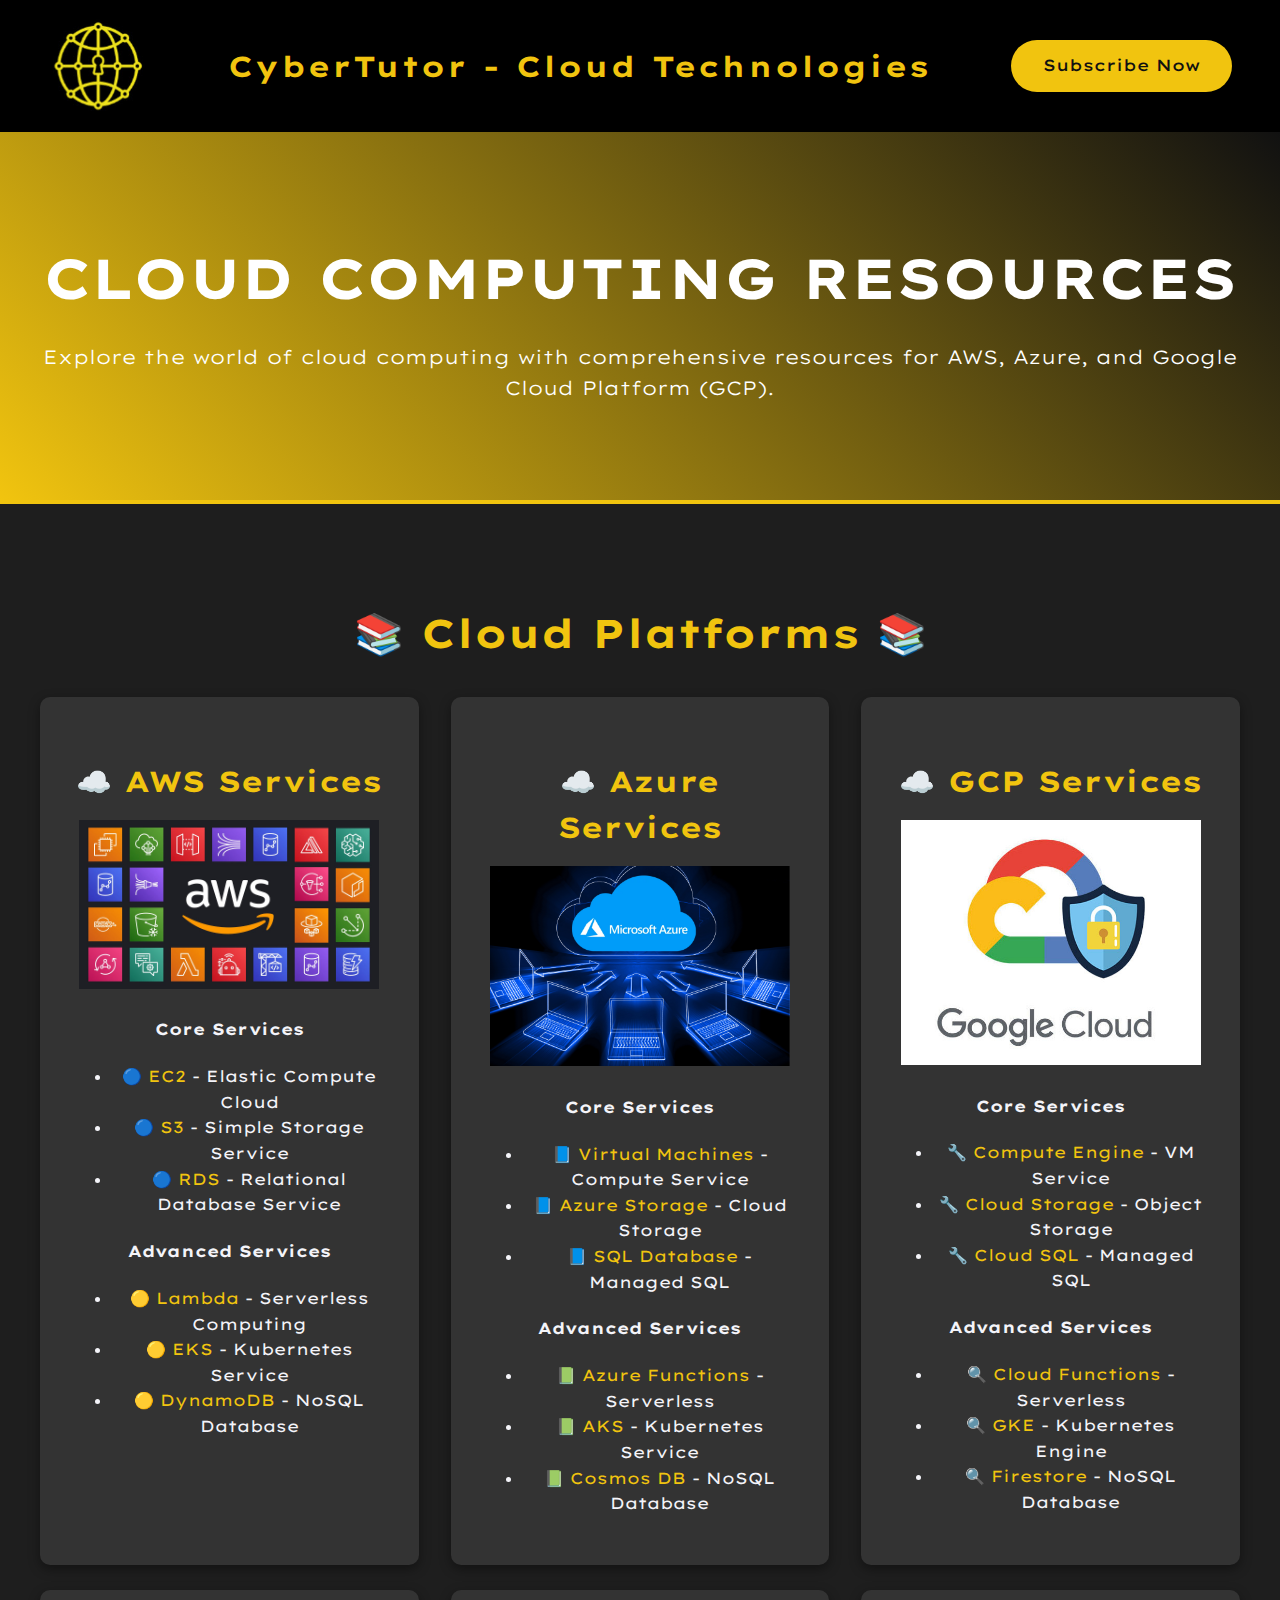
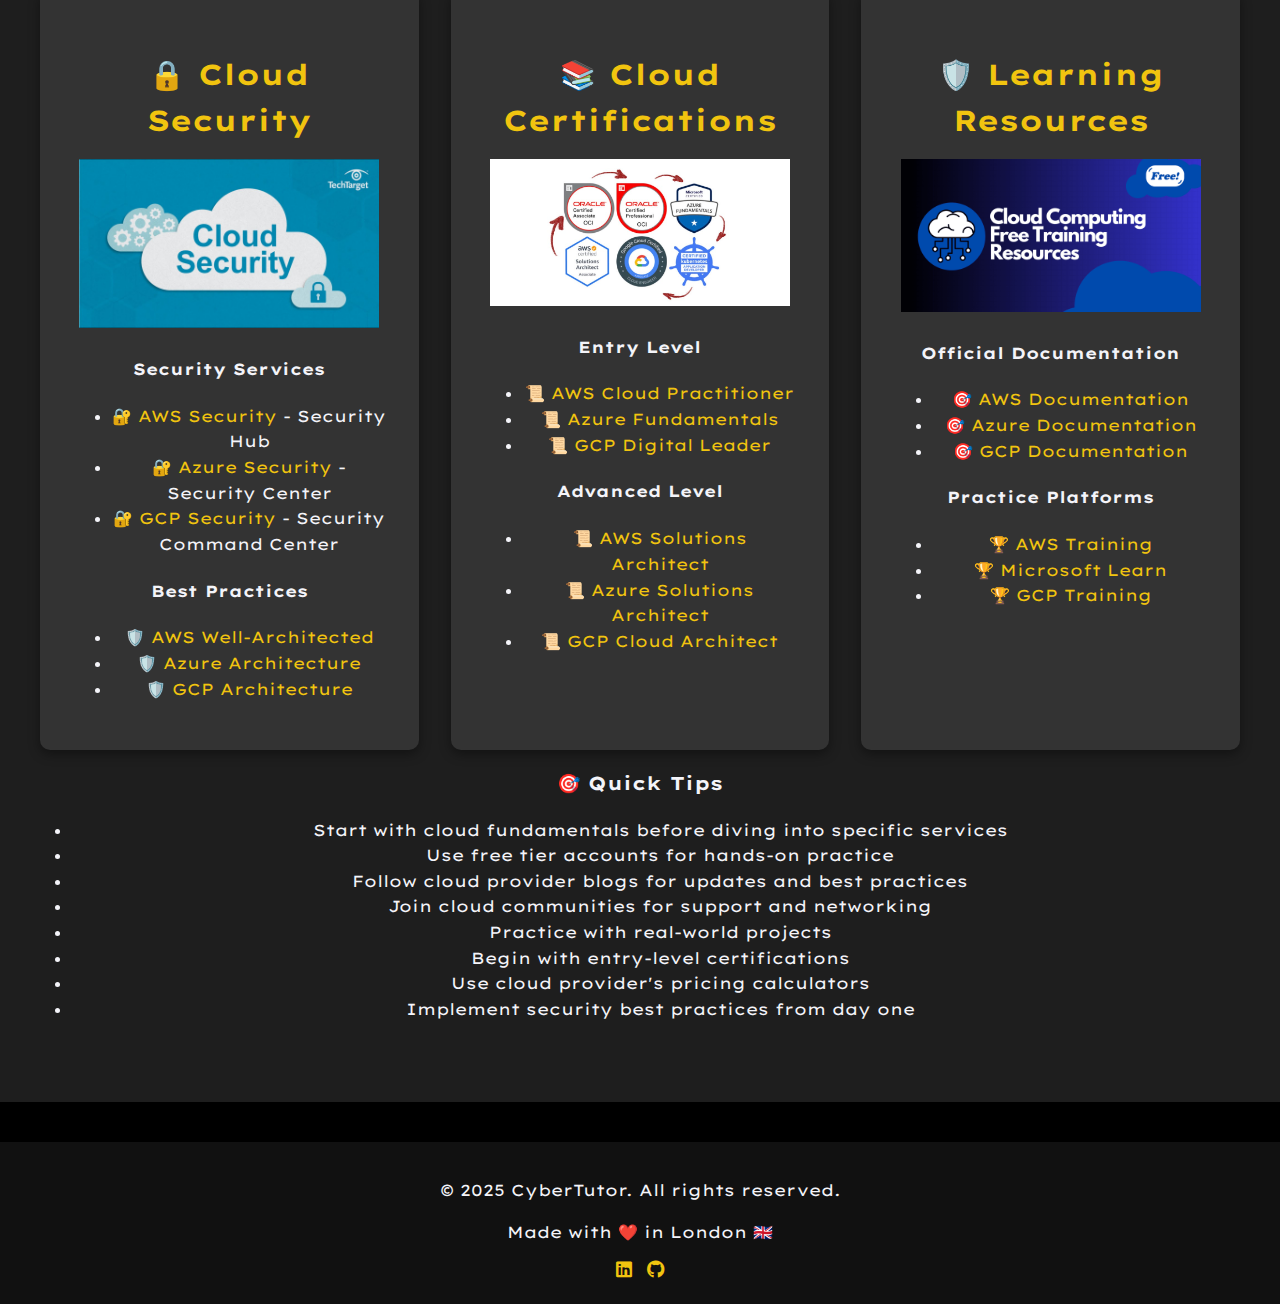
<file: cloud.html>
<!DOCTYPE html>
<html lang="en">
<head>
    <meta charset="UTF-8">
    <meta name="viewport" content="width=device-width, initial-scale=1.0">
    <title>CyberTutor - Cloud Technologies</title>
    <link rel="stylesheet" href="./css/cyber.css">
    <link rel="stylesheet" href="https://cdnjs.cloudflare.com/ajax/libs/font-awesome/6.0.0/css/all.min.css">
</head>
<body>
    <header>
        <nav class="navbar">
            <img src="./img/channels4_profile.jpg" width="100px">
            <div class="logo">CyberTutor - Cloud Technologies</div>
            <a href="https://www.youtube.com/@CyberTutor24" target="_blank" class="btn">Subscribe Now</a>
        </nav>
    </header>

    <main>
        <section class="hero">
            <h1>Cloud Computing Resources</h1>
            <p>Explore the world of cloud computing with comprehensive resources for AWS, Azure, and Google Cloud Platform (GCP).</p>
        </section>

        <section class="features">
            <h2>📚 Cloud Platforms 📚</h2>

            <div class="feature-grid">
                <div class="feature">
                    <h3>☁️ AWS Services</h3>
                    <img src="./img/aws.jpg" width="300px" alt="AWS Services">
                    <div class="resource-category">
                        <h4>Core Services</h4>
                        <ul class="resource-list">
                            <li><a href="https://aws.amazon.com/ec2/" target="_blank">🔵 EC2</a> - Elastic Compute Cloud</li>
                            <li><a href="https://aws.amazon.com/s3/" target="_blank">🔵 S3</a> - Simple Storage Service</li>
                            <li><a href="https://aws.amazon.com/rds/" target="_blank">🔵 RDS</a> - Relational Database Service</li>
                        </ul>
                        <h4>Advanced Services</h4>
                        <ul class="resource-list">
                            <li><a href="https://aws.amazon.com/lambda/" target="_blank">🟡 Lambda</a> - Serverless Computing</li>
                            <li><a href="https://aws.amazon.com/eks/" target="_blank">🟡 EKS</a> - Kubernetes Service</li>
                            <li><a href="https://aws.amazon.com/dynamodb/" target="_blank">🟡 DynamoDB</a> - NoSQL Database</li>
                        </ul>
                    </div>
                </div>

                <div class="feature">
                    <h3>☁️ Azure Services</h3>
                    <img src="./img/azure.png" width="300px" alt="Azure Services">
                    <div class="resource-category">
                        <h4>Core Services</h4>
                        <ul class="resource-list">
                            <li><a href="https://azure.microsoft.com/en-us/services/virtual-machines/" target="_blank">📘 Virtual Machines</a> - Compute Service</li>
                            <li><a href="https://azure.microsoft.com/en-us/services/storage/" target="_blank">📘 Azure Storage</a> - Cloud Storage</li>
                            <li><a href="https://azure.microsoft.com/en-us/services/sql-database/" target="_blank">📘 SQL Database</a> - Managed SQL</li>
                        </ul>
                        <h4>Advanced Services</h4>
                        <ul class="resource-list">
                            <li><a href="https://azure.microsoft.com/en-us/services/functions/" target="_blank">📗 Azure Functions</a> - Serverless</li>
                            <li><a href="https://azure.microsoft.com/en-us/services/kubernetes-service/" target="_blank">📗 AKS</a> - Kubernetes Service</li>
                            <li><a href="https://azure.microsoft.com/en-us/services/cosmos-db/" target="_blank">📗 Cosmos DB</a> - NoSQL Database</li>
                        </ul>
                    </div>
                </div>

                <div class="feature">
                    <h3>☁️ GCP Services</h3>
                    <img src="./img/gcloud-image.jpeg" width="300px" alt="GCP Services">
                    <div class="resource-category">
                        <h4>Core Services</h4>
                        <ul class="resource-list">
                            <li><a href="https://cloud.google.com/compute" target="_blank">🔧 Compute Engine</a> - VM Service</li>
                            <li><a href="https://cloud.google.com/storage" target="_blank">🔧 Cloud Storage</a> - Object Storage</li>
                            <li><a href="https://cloud.google.com/sql" target="_blank">🔧 Cloud SQL</a> - Managed SQL</li>
                        </ul>
                        <h4>Advanced Services</h4>
                        <ul class="resource-list">
                            <li><a href="https://cloud.google.com/functions" target="_blank">🔍 Cloud Functions</a> - Serverless</li>
                            <li><a href="https://cloud.google.com/kubernetes-engine" target="_blank">🔍 GKE</a> - Kubernetes Engine</li>
                            <li><a href="https://cloud.google.com/firestore" target="_blank">🔍 Firestore</a> - NoSQL Database</li>
                        </ul>
                    </div>
                </div>
            </div>

            <br>

            <div class="feature-grid">
                <div class="feature">
                    <h3>🔒 Cloud Security</h3>
                    <img src="./img/cloudsec.jpg" width="300px" alt="Cloud Security">
                    <div class="resource-category">
                        <h4>Security Services</h4>
                        <ul class="resource-list">
                            <li><a href="https://aws.amazon.com/security/" target="_blank">🔐 AWS Security</a> - Security Hub</li>
                            <li><a href="https://azure.microsoft.com/en-us/services/security-center/" target="_blank">🔐 Azure Security</a> - Security Center</li>
                            <li><a href="https://cloud.google.com/security" target="_blank">🔐 GCP Security</a> - Security Command Center</li>
                        </ul>
                        <h4>Best Practices</h4>
                        <ul class="resource-list">
                            <li><a href="https://aws.amazon.com/architecture/well-architected/" target="_blank">🛡️ AWS Well-Architected</a></li>
                            <li><a href="https://docs.microsoft.com/en-us/azure/architecture/framework/" target="_blank">🛡️ Azure Architecture</a></li>
                            <li><a href="https://cloud.google.com/architecture/framework" target="_blank">🛡️ GCP Architecture</a></li>
                        </ul>
                    </div>
                </div>

                <div class="feature">
                    <h3>📚 Cloud Certifications</h3>
                    <img src="./img/cloudcert.jpg" width="300px" alt="Cloud Certifications">
                    <div class="resource-category">
                        <h4>Entry Level</h4>
                        <ul class="resource-list">
                            <li><a href="https://aws.amazon.com/certification/certified-cloud-practitioner/" target="_blank">📜 AWS Cloud Practitioner</a></li>
                            <li><a href="https://www.microsoft.com/en-us/learning/azure-fundamentals.aspx" target="_blank">📜 Azure Fundamentals</a></li>
                            <li><a href="https://cloud.google.com/certification/cloud-digital-leader" target="_blank">📜 GCP Digital Leader</a></li>
                        </ul>
                        <h4>Advanced Level</h4>
                        <ul class="resource-list">
                            <li><a href="https://aws.amazon.com/certification/certified-solutions-architect-associate/" target="_blank">📜 AWS Solutions Architect</a></li>
                            <li><a href="https://www.microsoft.com/en-us/learning/azure-solutions-architect.aspx" target="_blank">📜 Azure Solutions Architect</a></li>
                            <li><a href="https://cloud.google.com/certification/cloud-architect" target="_blank">📜 GCP Cloud Architect</a></li>
                        </ul>
                    </div>
                </div>

                <div class="feature">
                    <h3>🛡️ Learning Resources</h3>
                    <img src="./img/cloudresource.png" width="300px" alt="Learning Resources">
                    <div class="resource-category">
                        <h4>Official Documentation</h4>
                        <ul class="resource-list">
                            <li><a href="https://aws.amazon.com/documentation/" target="_blank">🎯 AWS Documentation</a></li>
                            <li><a href="https://docs.microsoft.com/en-us/azure/" target="_blank">🎯 Azure Documentation</a></li>
                            <li><a href="https://cloud.google.com/docs" target="_blank">🎯 GCP Documentation</a></li>
                        </ul>
                        <h4>Practice Platforms</h4>
                        <ul class="resource-list">
                            <li><a href="https://aws.amazon.com/training/" target="_blank">🏆 AWS Training</a></li>
                            <li><a href="https://docs.microsoft.com/en-us/learn/" target="_blank">🏆 Microsoft Learn</a></li>
                            <li><a href="https://cloud.google.com/training" target="_blank">🏆 GCP Training</a></li>
                        </ul>
                    </div>
                </div>
            </div>

            <div class="additional-resources">
                <h3>🎯 Quick Tips</h3>
                <ul class="tips-list">
                    <li>Start with cloud fundamentals before diving into specific services</li>
                    <li>Use free tier accounts for hands-on practice</li>
                    <li>Follow cloud provider blogs for updates and best practices</li>
                    <li>Join cloud communities for support and networking</li>
                    <li>Practice with real-world projects</li>
                    <li>Begin with entry-level certifications</li>
                    <li>Use cloud provider's pricing calculators</li>
                    <li>Implement security best practices from day one</li>
                </ul>
            </div>
        </section>
    </main>

    <footer>
        <p>&copy; 2025 CyberTutor. All rights reserved.</p>
        <p>Made with ❤️ in London 🇬🇧</p>
        <div class="social-icons">
            <a href="https://www.linkedin.com/in/mohammed-zuoriki-856133250/" target="_blank" class="social-icon">
                <i class="fab fa-linkedin"></i>
            </a>
            <a href="https://github.com/Code-tech77?tab=overview&from=2025-05-01&to=2025-05-05" target="_blank" class="social-icon">
                <i class="fab fa-github"></i>
            </a>
        </div>
    </footer>
</body>
</html>
</file>
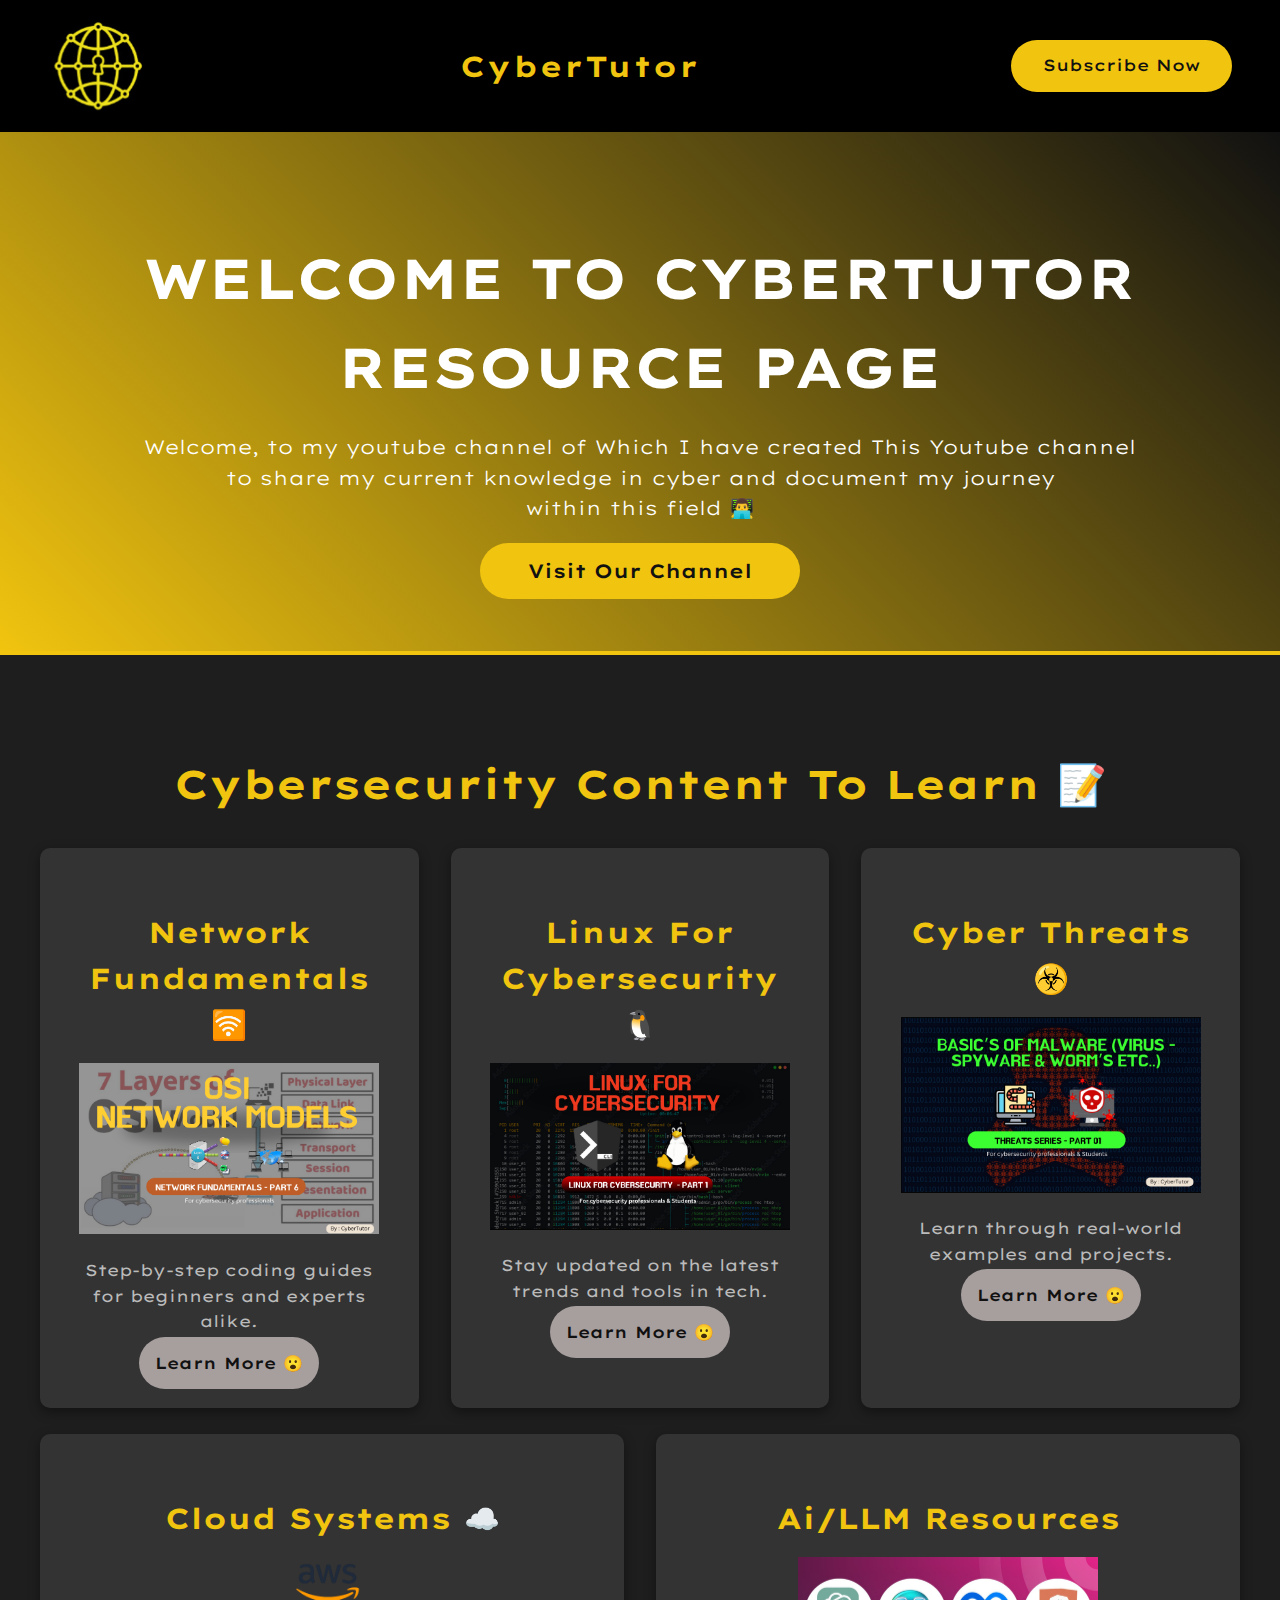
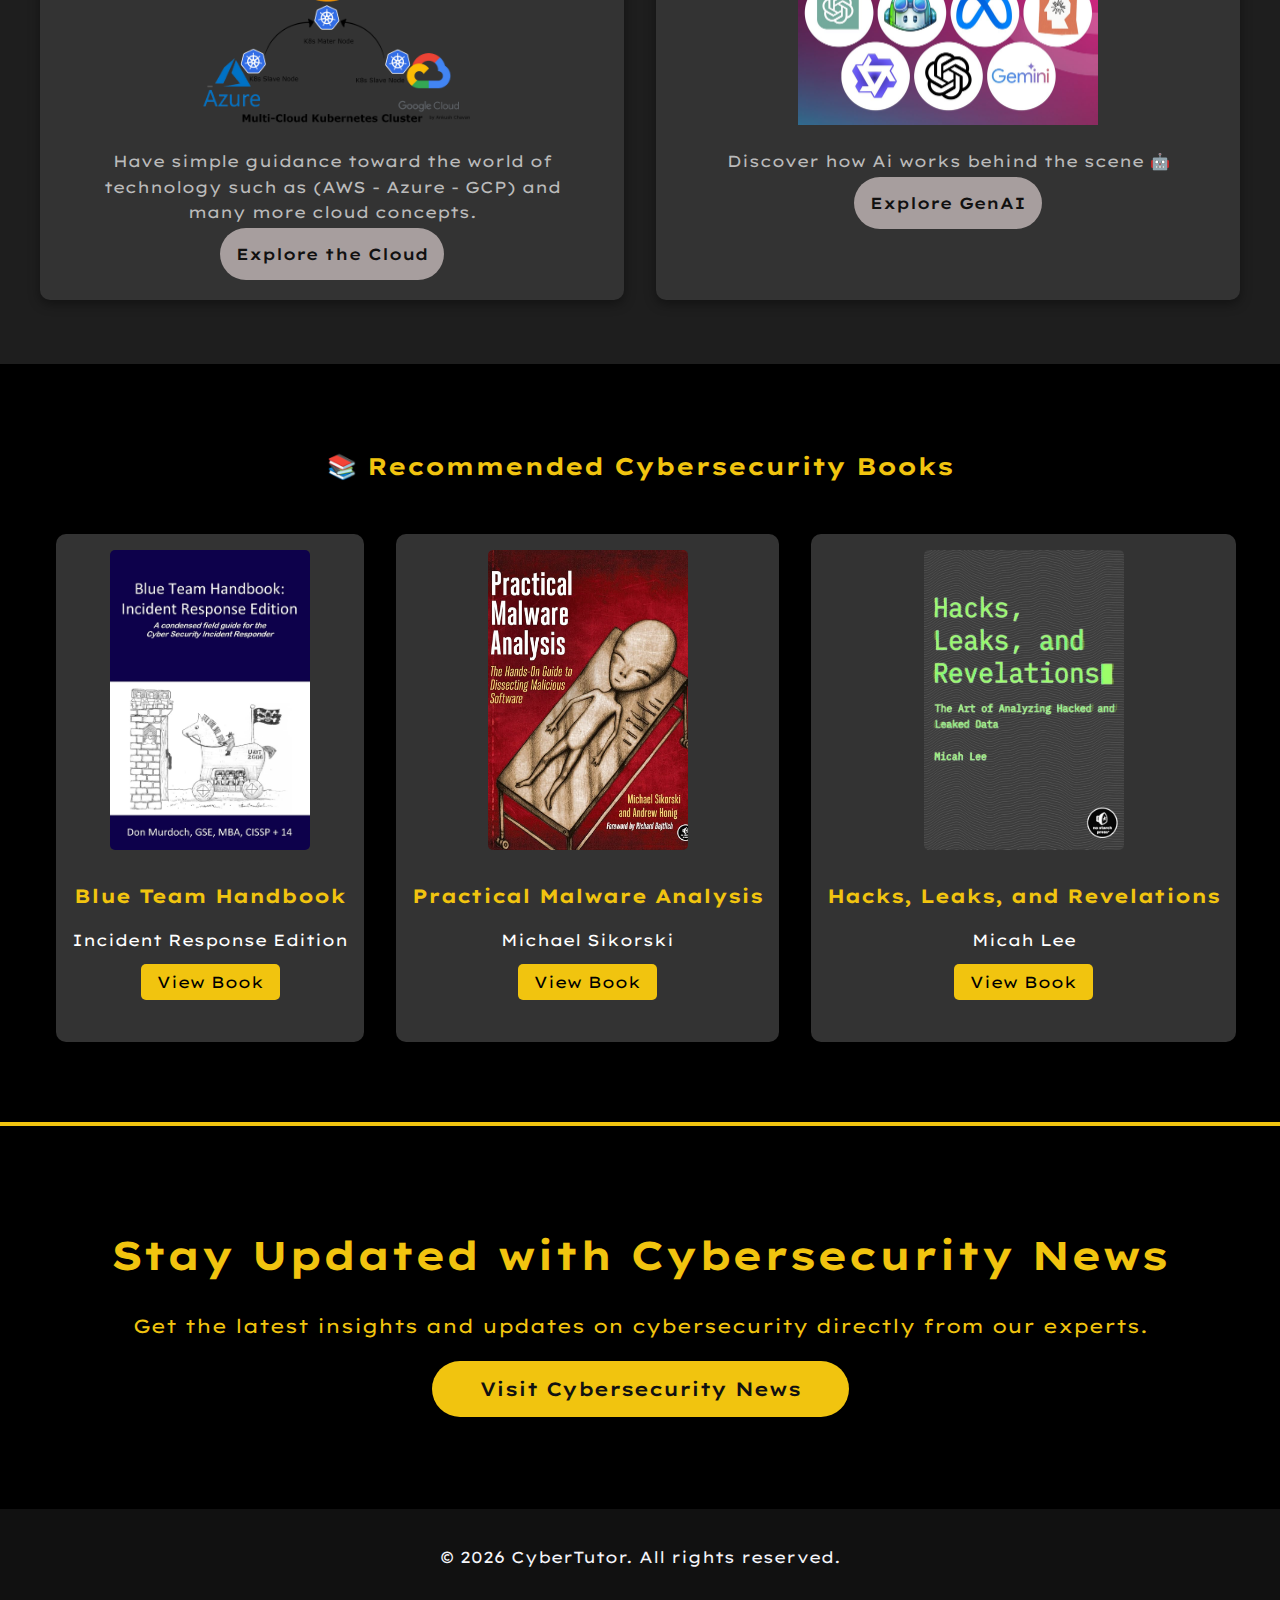
<file: cyber.html>
<!DOCTYPE html>
<html lang="en">
<head>
    <meta charset="UTF-8">
    <meta name="viewport" content="width=device-width, initial-scale=1.0">
    <title>CyberTutor - Learn with Us!</title>
    <link rel="stylesheet" href="./css/cyber.css">
</head>
<body>
    <header>
        <nav class="navbar">
            <img src="./img/channels4_profile.jpg" width="100px">
            <div class="logo">CyberTutor</div>
            <a href="https://www.youtube.com/@CyberTutor24" target="_blank" class="btn">Subscribe Now</a>
        </nav>
    </header>

    <main>
        <section class="hero">
            <h1>Welcome to CyberTutor Resource Page</h1>
            <p>Welcome, to my youtube channel of Which I have created This Youtube channel <br> to share my current knowledge in cyber and document my journey <br> within this field 👨‍💻</p>
            <a href="https://www.youtube.com/@CyberTutor24" target="_blank" class="btn hero-btn">Visit Our Channel</a>
        </section>

        <section class="features">
            <h2>Cybersecurity Content To Learn 📝</h2>

            

            <div class="feature-grid">
                <div class="feature">
                    <a href="network.html"><h3>Network Fundamentals 🛜</h3></a>
                    <a href=""></a><img src="./img/10th cover.png" width="300px">
                    <p>Step-by-step coding guides for beginners and experts alike.</p>

                    <a href="network.html" target="_blank" class="btn cyber-news2-btn">Learn More 😮</a>

                </div>
                <div class="feature">
                    <a href="linux.html"><h3>Linux For Cybersecurity 🐧</h3></a>
                    <img src="./img/24 cover video.png" width="300px">
                    <p>Stay updated on the latest trends and tools in tech.</p>

                    <a href="linux.html" target="_blank" class="btn cyber-news2-btn">Learn More 😮</a>

                </div>
                <div class="feature">
                    <a href="threats.html"><h3>Cyber Threats ☣️</h3></a>
                    <img src="./img/Network topology (2).png" width="300px">
                    <p>Learn through real-world examples and projects.</p>


                    <a href="threats.html" class="btn cyber-news2-btn">Learn More 😮</a>

                </div>
            </div>

            
            <br>

            <!-- ew section added 30/04/2025 -->

            <div class="feature-grid">
                <div class="feature">
                    <a href="cloud.html"><h3>Cloud Systems ☁️</h3></a>
                    <a href=""></a><img src="./img/1*AftAkNxEixUQwVLHEtcpng-2768333408.png" width="300px">
                    <p>Have simple guidance toward the world of technology such as (AWS - Azure - GCP) and many more cloud concepts.</p>
                    

        <!-- add link to external html pages-->
                    

                    <a href="cloud.html" target="_blank" class="btn cyber-news2-btn">Explore the Cloud </a>


                    <!--ai/llm section -->
                
                </div>
                <div class="feature">
                    <a href="LLM.html"><h3>Ai/LLM Resources</h3></a>
                    <img src="./img/ai:llm.jpg" width="300px">
                    <p>Discover how Ai works behind the scene 🤖 </p>

                    <a href="LLM.html" target="_blank" class="btn cyber-news2-btn">Explore GenAI</a>
                
            
            
        </section>

        <!-- Book Recommendations Slider Section -->
        <section class="book-slider">
            <h2>📚 Recommended Cybersecurity Books</h2>
            <div class="slider-container">
                <div class="slider">
                    <!-- Original Slides -->
                    <div class="slide">
                        <img src="./img/ç.jpg" alt="Blue Team Handbook">
                        <h3>Blue Team Handbook</h3>
                        <p>Incident Response Edition</p>
                        <a href="https://www.amazon.com/Blue-Team-Handbook-Response-Edition/dp/1500734756" target="_blank" class="btn book-btn">View Book</a>
                    </div>
                    <div class="slide">
                        <img src="./img/2book.jpg" alt="Practical Malware Analysis">
                        <h3>Practical Malware Analysis</h3>
                        <p>Michael Sikorski</p>
                        <a href="https://www.amazon.com/Practical-Malware-Analysis-Hands-Dissecting/dp/1593272901" target="_blank" class="btn book-btn">View Book</a>
                    </div>
                    <div class="slide">
                        <img src="./img/3book.jpg" alt="The Art of Deception">
                        <h3>Hacks, Leaks, and Revelations</h3>
                        <p>Micah Lee</p>
                        <a href="https://www.amazon.co.uk/gp/product/1718503121/ref=ox_sc_saved_image_1?smid=A3P5ROKL5A1OLE&psc=1" target="_blank" class="btn book-btn">View Book</a>
                    </div>
                    <div class="slide">
                        <img src="./img/4book.jpg" alt="Network Security">
                        <h3>Black Hat Python, 2nd Edition</h3>
                        <p> Justin Seitz</p>
                        <a href="https://www.amazon.co.uk/gp/product/1718501129/ref=ox_sc_saved_image_3?smid=A1443KZQX4BWYN&psc=1" target="_blank" class="btn book-btn">View Book</a>
                    </div>
                    <div class="slide">
                        <img src="./img/5book.jpg" alt="Cyber War">
                        <h3>Hacking: The Art of Exploitation <br> 2nd Edition</h3>
                        <p>Jon Erickson</p>
                        <a href="https://www.amazon.co.uk/gp/product/1593271441/ref=ox_sc_saved_image_7?smid=A39HE7Z77CDYTH&psc=1" target="_blank" class="btn book-btn">View Book</a>
                    </div>
                    <!-- Duplicated Slides for Seamless Loop -->
                    <div class="slide">
                        <img src="./img/6books.jpg" alt="Blue Team Handbook">
                        <h3>The Practice of Network Security Monitoring</h3>
                        <p>Richard Bejtlich</p>
                        <a href="https://www.amazon.co.uk/gp/product/1593275099/ref=ox_sc_saved_image_2?smid=A3P5ROKL5A1OLE&psc=1" target="_blank" class="btn book-btn">View Book</a>
                    </div>
                   
                </div>
            </div>
        </section>

        <!-- Cybersecurity News Section -->
        <section class="cyber-news">
            <h2>Stay Updated with Cybersecurity News</h2>
            <p>Get the latest insights and updates on cybersecurity directly from our experts.</p>
            <a href="https://mohammedzuoriki.substack.com/" target="_blank" class="btn cyber-news-btn">Visit Cybersecurity News</a>
            
        </section>
    </main>

    <footer>
        <p>&copy; 2026 CyberTutor. All rights reserved.</p>
        
        <div class="social-icons">
            <a href="https://www.linkedin.com/in/mohammed-zuoriki-856133250/" target="_blank" class="social-icon">
                <i class="fab fa-linkedin"></i>
            </a>
            <a href="https://github.com/Code-tech77?tab=overview&from=2025-05-01&to=2025-05-05" target="_blank" class="social-icon">
                <i class="fab fa-github"></i>
            </a>
        </div>
    </footer>
    <script src="./js/slider.js"></script>
</body>
</html>
</file>
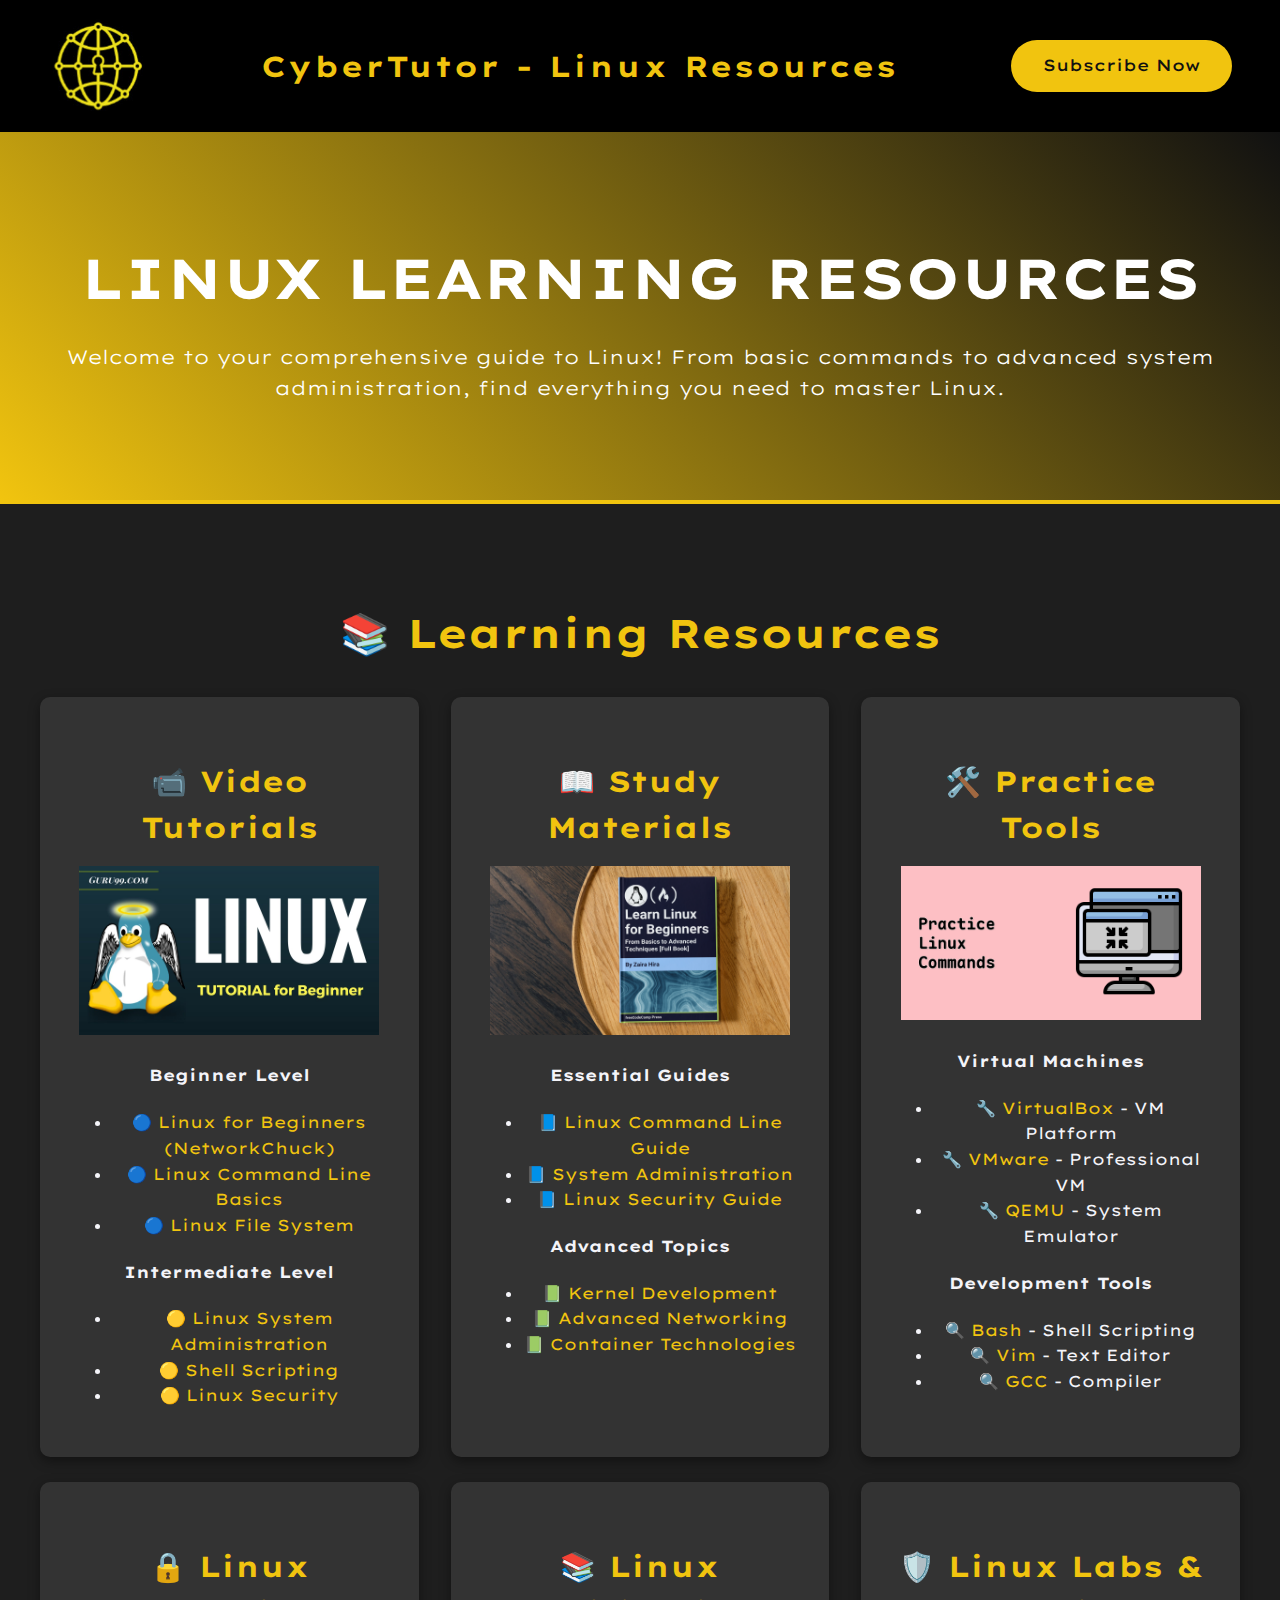
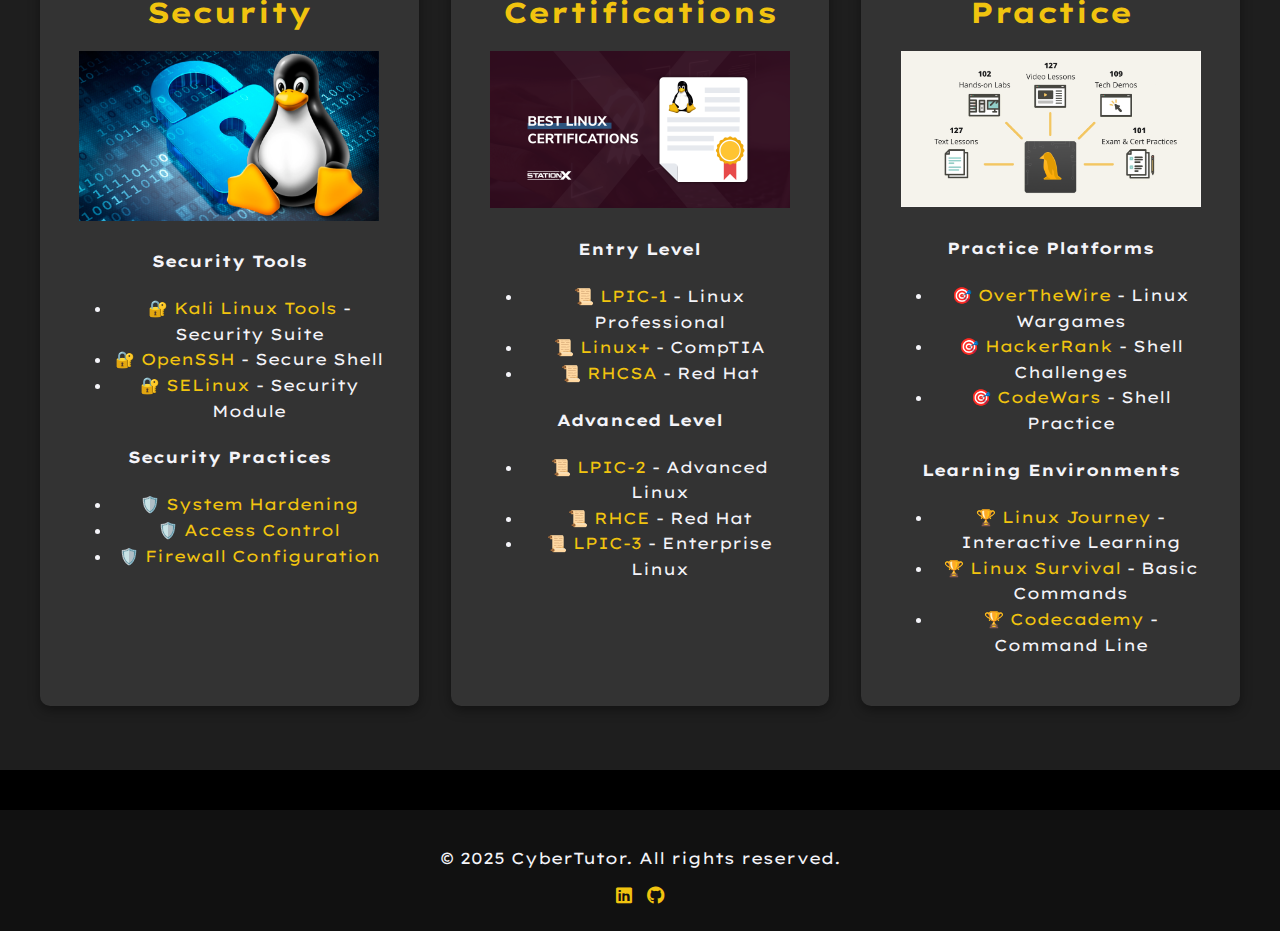
<file: linux.html>
<!DOCTYPE html>
<html lang="en">
<head>
    <meta charset="UTF-8">
    <meta name="viewport" content="width=device-width, initial-scale=1.0">
    <title>CyberTutor - Linux Resources</title>
    <link rel="stylesheet" href="./css/cyber.css">
    <link rel="stylesheet" href="https://cdnjs.cloudflare.com/ajax/libs/font-awesome/6.0.0/css/all.min.css">
</head>
<body>
    <header>
        <nav class="navbar">
            <img src="./img/channels4_profile.jpg" width="100px">
            <div class="logo">CyberTutor - Linux Resources</div>
            <a href="https://www.youtube.com/@CyberTutor24" target="_blank" class="btn">Subscribe Now</a>
        </nav>
    </header>

    <main>
        <section class="hero">
            <h1>Linux Learning Resources</h1>
            <p>Welcome to your comprehensive guide to Linux! From basic commands to advanced system administration, find everything you need to master Linux.</p>
        </section>

        <section class="features">
            <h2>📚 Learning Resources</h2>

            <div class="feature-grid">
                <div class="feature">
                    <h3>📹 Video Tutorials</h3>
                    <img src="./img/linux vid.jpg" width="300px" alt="Linux Video Tutorials">
                    <div class="resource-category">
                        <h4>Beginner Level</h4>
                        <ul class="resource-list">
                            <li><a href="https://www.youtube.com/playlist?list=PLT98CRl2KxKGj-VKtApD8-zCqSaN2mD4w" target="_blank">🔵 Linux for Beginners (NetworkChuck)</a></li>
                            <li><a href="https://www.youtube.com/playlist?list=PLT98CRl2KxKGj-VKtApD8-zCqSaN2mD4w" target="_blank">🔵 Linux Command Line Basics</a></li>
                            <li><a href="https://www.youtube.com/playlist?list=PLT98CRl2KxKGj-VKtApD8-zCqSaN2mD4w" target="_blank">🔵 Linux File System</a></li>
                        </ul>
                        <h4>Intermediate Level</h4>
                        <ul class="resource-list">
                            <li><a href="https://www.youtube.com/playlist?list=PLT98CRl2KxKGj-VKtApD8-zCqSaN2mD4w" target="_blank">🟡 Linux System Administration</a></li>
                            <li><a href="https://www.youtube.com/playlist?list=PLT98CRl2KxKGj-VKtApD8-zCqSaN2mD4w" target="_blank">🟡 Shell Scripting</a></li>
                            <li><a href="https://www.youtube.com/playlist?list=PLT98CRl2KxKGj-VKtApD8-zCqSaN2mD4w" target="_blank">🟡 Linux Security</a></li>
                        </ul>
                    </div>
                </div>

                <div class="feature">
                    <h3>📖 Study Materials</h3>
                    <img src="./img/linuxstudy.png" width="300px" alt="Linux Study Materials">
                    <div class="resource-category">
                        <h4>Essential Guides</h4>
                        <ul class="resource-list">
                            <li><a href="https://www.linux.org/threads/the-linux-command-line.8925/" target="_blank">📘 Linux Command Line Guide</a></li>
                            <li><a href="https://www.linux.org/threads/linux-system-administration.8926/" target="_blank">📘 System Administration</a></li>
                            <li><a href="https://www.linux.org/threads/linux-security.8927/" target="_blank">📘 Linux Security Guide</a></li>
                        </ul>
                        <h4>Advanced Topics</h4>
                        <ul class="resource-list">
                            <li><a href="https://www.linux.org/threads/linux-kernel.8928/" target="_blank">📗 Kernel Development</a></li>
                            <li><a href="https://www.linux.org/threads/linux-networking.8929/" target="_blank">📗 Advanced Networking</a></li>
                            <li><a href="https://www.linux.org/threads/linux-containers.8930/" target="_blank">📗 Container Technologies</a></li>
                        </ul>
                    </div>
                </div>

                <div class="feature">
                    <h3>🛠️ Practice Tools</h3>
                    <img src="./img/linuxpractice.png" width="300px" alt="Linux Practice Tools">
                    <div class="resource-category">
                        <h4>Virtual Machines</h4>
                        <ul class="resource-list">
                            <li><a href="https://www.virtualbox.org/" target="_blank">🔧 VirtualBox</a> - VM Platform</li>
                            <li><a href="https://www.vmware.com/products/workstation-pro.html" target="_blank">🔧 VMware</a> - Professional VM</li>
                            <li><a href="https://www.qemu.org/" target="_blank">🔧 QEMU</a> - System Emulator</li>
                        </ul>
                        <h4>Development Tools</h4>
                        <ul class="resource-list">
                            <li><a href="https://www.gnu.org/software/bash/" target="_blank">🔍 Bash</a> - Shell Scripting</li>
                            <li><a href="https://www.vim.org/" target="_blank">🔍 Vim</a> - Text Editor</li>
                            <li><a href="https://www.gnu.org/software/gcc/" target="_blank">🔍 GCC</a> - Compiler</li>
                        </ul>
                    </div>
                </div>
            </div>

            <br>

            <div class="feature-grid">
                <div class="feature">
                    <h3>🔒 Linux Security</h3>
                    <img src="./img/linuxsec.webp" width="300px" alt="Linux Security">
                    <div class="resource-category">
                        <h4>Security Tools</h4>
                        <ul class="resource-list">
                            <li><a href="https://www.kali.org/tools/" target="_blank">🔐 Kali Linux Tools</a> - Security Suite</li>
                            <li><a href="https://www.openssh.com/" target="_blank">🔐 OpenSSH</a> - Secure Shell</li>
                            <li><a href="https://www.selinuxproject.org/" target="_blank">🔐 SELinux</a> - Security Module</li>
                        </ul>
                        <h4>Security Practices</h4>
                        <ul class="resource-list">
                            <li><a href="https://www.linux.org/threads/linux-security.8927/" target="_blank">🛡️ System Hardening</a></li>
                            <li><a href="https://www.linux.org/threads/linux-security.8927/" target="_blank">🛡️ Access Control</a></li>
                            <li><a href="https://www.linux.org/threads/linux-security.8927/" target="_blank">🛡️ Firewall Configuration</a></li>
                        </ul>
                    </div>
                </div>

                <div class="feature">
                    <h3>📚 Linux Certifications</h3>
                    <img src="./img/linuxcert.png" width="300px" alt="Linux Certifications">
                    <div class="resource-category">
                        <h4>Entry Level</h4>
                        <ul class="resource-list">
                            <li><a href="https://www.lpi.org/our-certifications/lpic-1-overview" target="_blank">📜 LPIC-1</a> - Linux Professional</li>
                            <li><a href="https://www.comptia.org/certifications/linux" target="_blank">📜 Linux+</a> - CompTIA</li>
                            <li><a href="https://www.redhat.com/en/services/certification/rhcsa" target="_blank">📜 RHCSA</a> - Red Hat</li>
                        </ul>
                        <h4>Advanced Level</h4>
                        <ul class="resource-list">
                            <li><a href="https://www.lpi.org/our-certifications/lpic-2-overview" target="_blank">📜 LPIC-2</a> - Advanced Linux</li>
                            <li><a href="https://www.redhat.com/en/services/certification/rhce" target="_blank">📜 RHCE</a> - Red Hat</li>
                            <li><a href="https://www.lpi.org/our-certifications/lpic-3-overview" target="_blank">📜 LPIC-3</a> - Enterprise Linux</li>
                        </ul>
                    </div>
                </div>

                <div class="feature">
                    <h3>🛡️ Linux Labs & Practice</h3>
                    <img src="./img/linux2.png" width="300px" alt="Linux Labs">
                    <div class="resource-category">
                        <h4>Practice Platforms</h4>
                        <ul class="resource-list">
                            <li><a href="https://www.overthewire.org/wargames/" target="_blank">🎯 OverTheWire</a> - Linux Wargames</li>
                            <li><a href="https://www.hackerrank.com/domains/shell" target="_blank">🎯 HackerRank</a> - Shell Challenges</li>
                            <li><a href="https://www.codewars.com/kata/search/shell" target="_blank">🎯 CodeWars</a> - Shell Practice</li>
                        </ul>
                        <h4>Learning Environments</h4>
                        <ul class="resource-list">
                            <li><a href="https://www.linuxjourney.com/" target="_blank">🏆 Linux Journey</a> - Interactive Learning</li>
                            <li><a href="https://linuxsurvival.com/" target="_blank">🏆 Linux Survival</a> - Basic Commands</li>
                            <li><a href="https://www.codecademy.com/learn/learn-the-command-line" target="_blank">🏆 Codecademy</a> - Command Line</li>
                        </ul>
                    </div>
                </div>
            </div>

        </section>
    </main>

    <footer>
        <p>&copy; 2025 CyberTutor. All rights reserved.</p>
        
        <div class="social-icons">
            <a href="https://www.linkedin.com/in/mohammed-zuoriki-856133250/" target="_blank" class="social-icon">
                <i class="fab fa-linkedin"></i>
            </a>
            <a href="https://github.com/Code-tech77?tab=overview&from=2025-05-01&to=2025-05-05" target="_blank" class="social-icon">
                <i class="fab fa-github"></i>
            </a>
        </div>
    </footer>
</body>
</html>
</file>
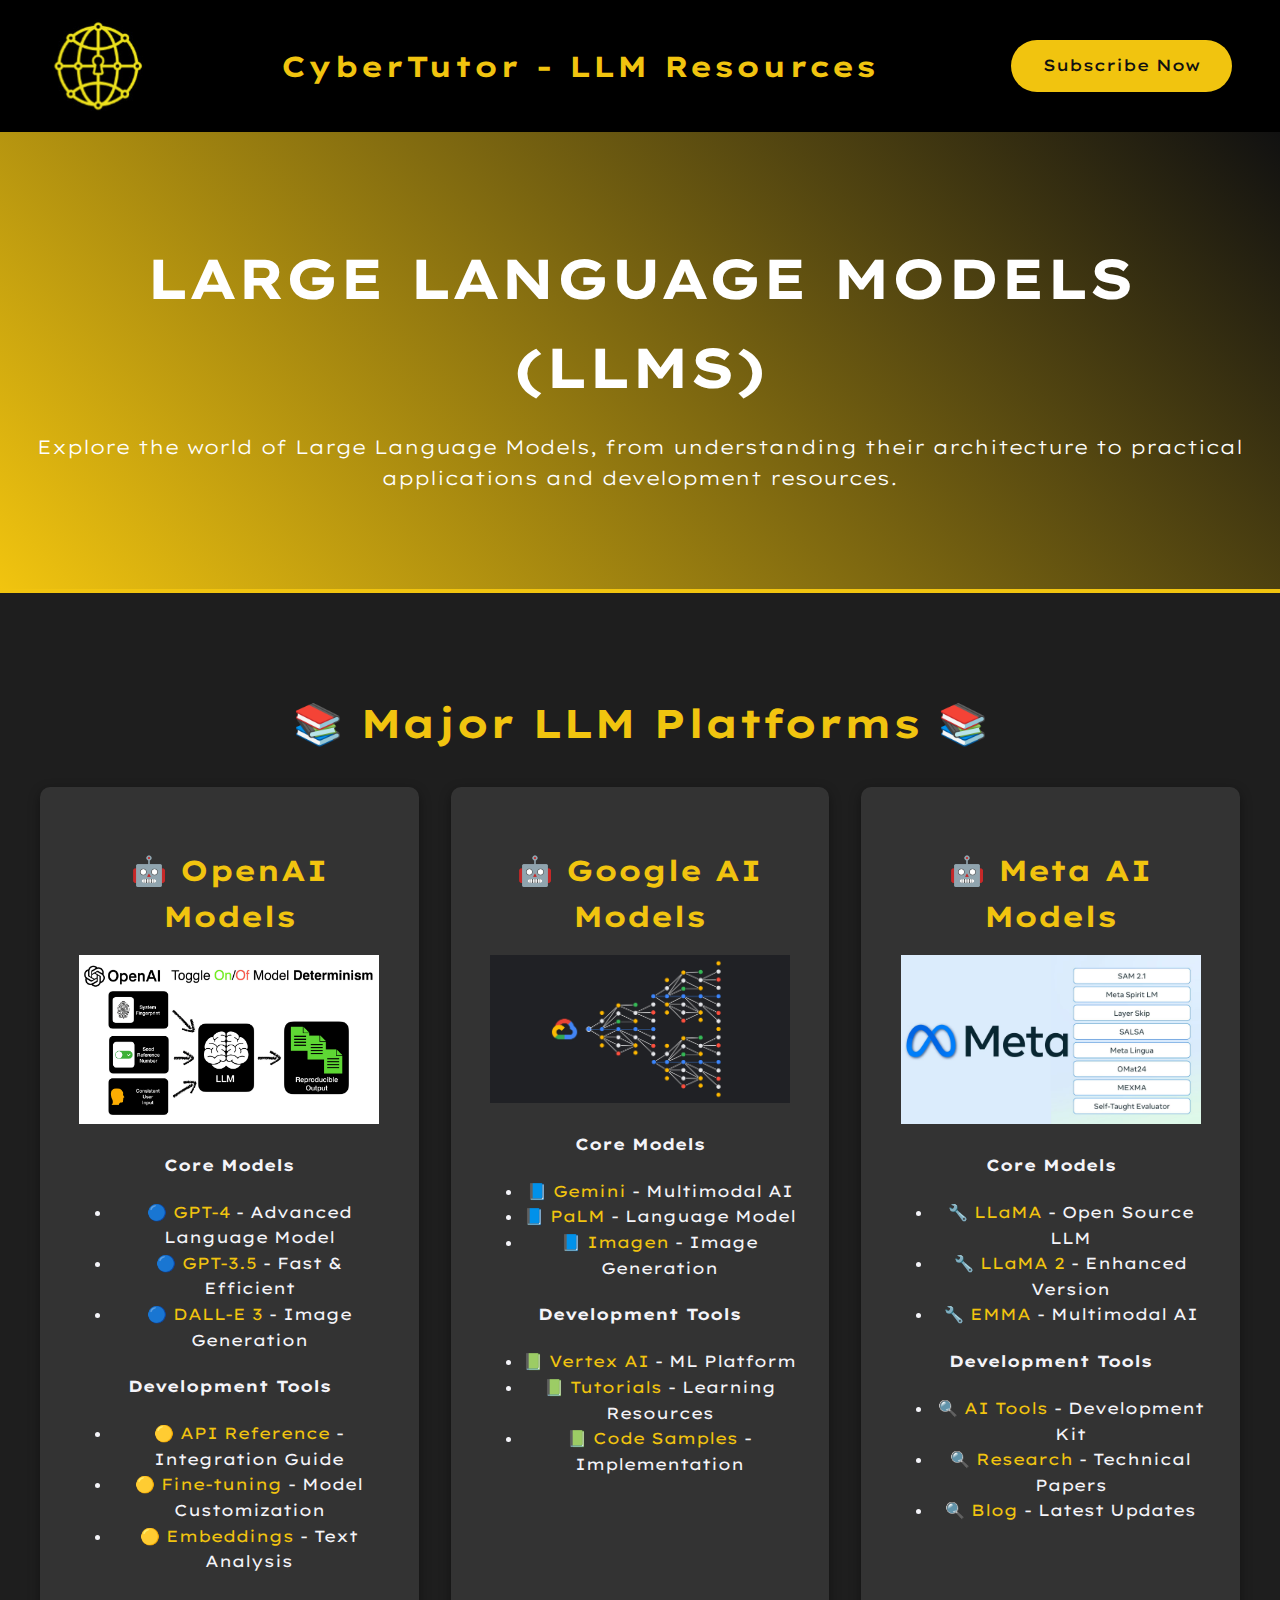
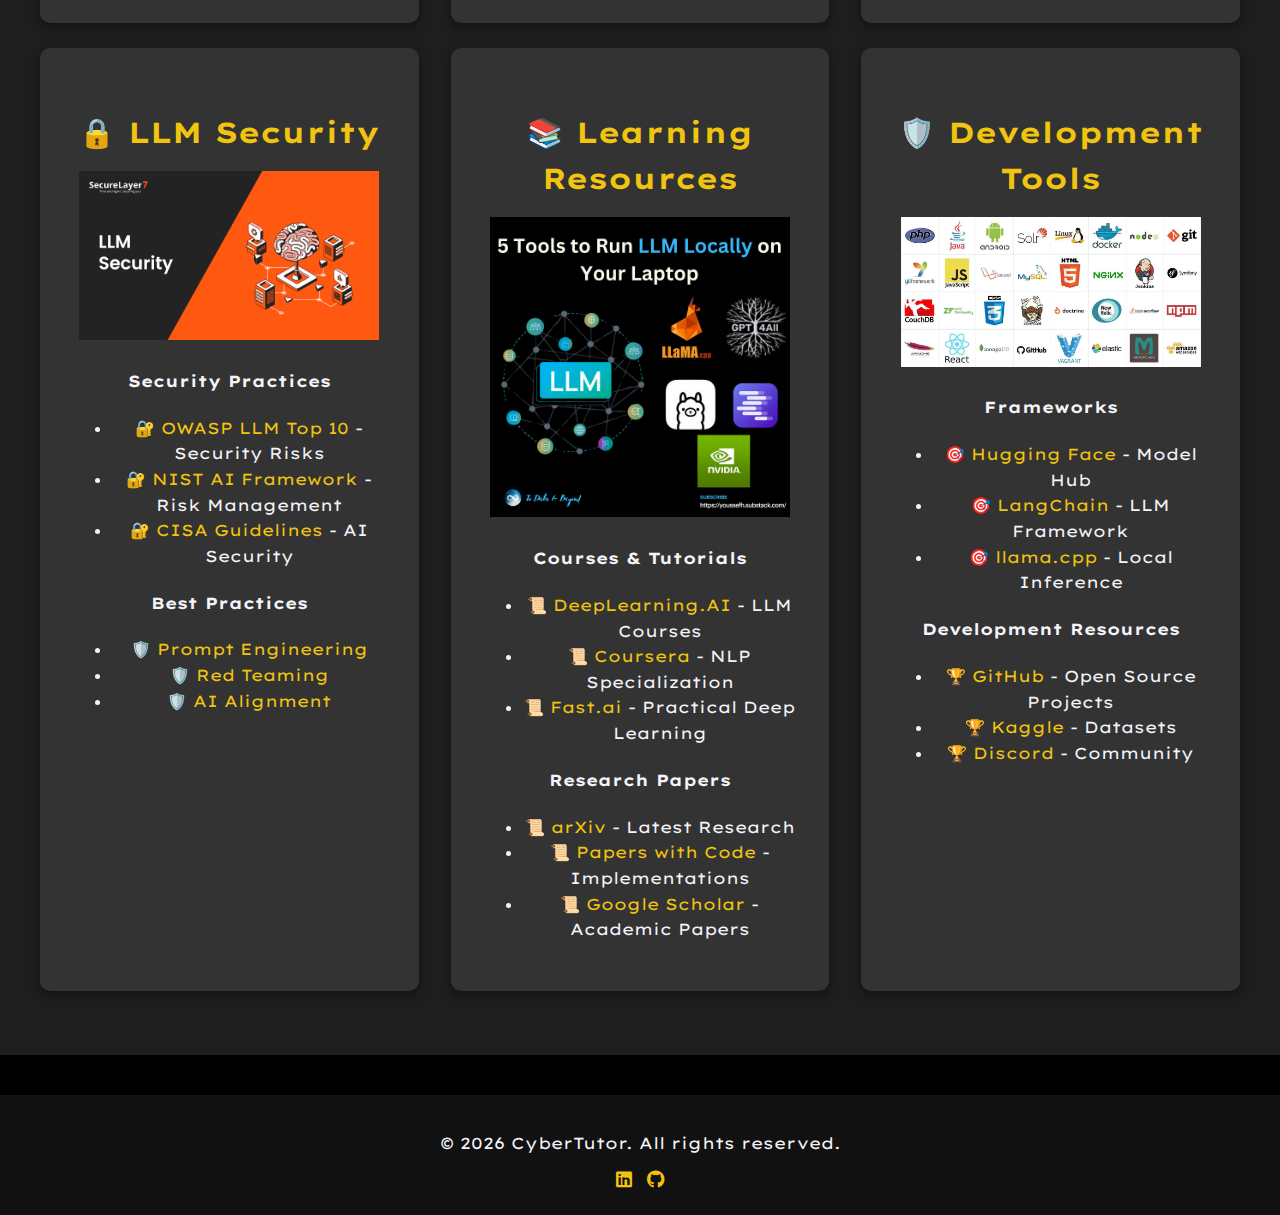
<file: LLM.html>
<!DOCTYPE html>
<html lang="en">
<head>
    <meta charset="UTF-8">
    <meta name="viewport" content="width=device-width, initial-scale=1.0">
    <title>CyberTutor - Large Language Models</title>
    <link rel="stylesheet" href="./css/cyber.css">
    <link rel="stylesheet" href="https://cdnjs.cloudflare.com/ajax/libs/font-awesome/6.0.0/css/all.min.css">
</head>
<body>
    <header>
        <nav class="navbar">
            <img src="./img/channels4_profile.jpg" width="100px">
            <div class="logo">CyberTutor - LLM Resources</div>
            <a href="https://www.youtube.com/@CyberTutor24" target="_blank" class="btn">Subscribe Now</a>
        </nav>
    </header>

    <main>
        <section class="hero">
            <h1>Large Language Models (LLMs)</h1>
            <p>Explore the world of Large Language Models, from understanding their architecture to practical applications and development resources.</p>
        </section>

        <section class="features">
            <h2>📚 Major LLM Platforms 📚</h2>

            <div class="feature-grid">
                <div class="feature">
                    <h3>🤖 OpenAI Models</h3>
                    <img src="./img/openAi.png" width="300px" alt="OpenAI Models">
                    <div class="resource-category">
                        <h4>Core Models</h4>
                        <ul class="resource-list">
                            <li><a href="https://platform.openai.com/docs/models/gpt-4" target="_blank">🔵 GPT-4</a> - Advanced Language Model</li>
                            <li><a href="https://platform.openai.com/docs/models/gpt-3-5-turbo" target="_blank">🔵 GPT-3.5</a> - Fast & Efficient</li>
                            <li><a href="https://platform.openai.com/docs/models/dall-e-3" target="_blank">🔵 DALL-E 3</a> - Image Generation</li>
                        </ul>
                        <h4>Development Tools</h4>
                        <ul class="resource-list">
                            <li><a href="https://platform.openai.com/docs/api-reference" target="_blank">🟡 API Reference</a> - Integration Guide</li>
                            <li><a href="https://platform.openai.com/docs/guides/fine-tuning" target="_blank">🟡 Fine-tuning</a> - Model Customization</li>
                            <li><a href="https://platform.openai.com/docs/guides/embeddings" target="_blank">🟡 Embeddings</a> - Text Analysis</li>
                        </ul>
                    </div>
                </div>

                <div class="feature">
                    <h3>🤖 Google AI Models</h3>
                    <img src="./img/GCPai.png" width="300px" alt="Google AI Models">
                    <div class="resource-category">
                        <h4>Core Models</h4>
                        <ul class="resource-list">
                            <li><a href="https://ai.google.dev/models/gemini" target="_blank">📘 Gemini</a> - Multimodal AI</li>
                            <li><a href="https://ai.google.dev/models/paLM" target="_blank">📘 PaLM</a> - Language Model</li>
                            <li><a href="https://ai.google.dev/models/imagen" target="_blank">📘 Imagen</a> - Image Generation</li>
                        </ul>
                        <h4>Development Tools</h4>
                        <ul class="resource-list">
                            <li><a href="https://ai.google.dev/docs" target="_blank">📗 Vertex AI</a> - ML Platform</li>
                            <li><a href="https://ai.google.dev/tutorials" target="_blank">📗 Tutorials</a> - Learning Resources</li>
                            <li><a href="https://ai.google.dev/samples" target="_blank">📗 Code Samples</a> - Implementation</li>
                        </ul>
                    </div>
                </div>

                <div class="feature">
                    <h3>🤖 Meta AI Models</h3>
                    <img src="./img/metaAi.avif" width="300px" alt="Meta AI Models">
                    <div class="resource-category">
                        <h4>Core Models</h4>
                        <ul class="resource-list">
                            <li><a href="https://ai.meta.com/llama/" target="_blank">🔧 LLaMA</a> - Open Source LLM</li>
                            <li><a href="https://ai.meta.com/llama/llama-2/" target="_blank">🔧 LLaMA 2</a> - Enhanced Version</li>
                            <li><a href="https://ai.meta.com/emma/" target="_blank">🔧 EMMA</a> - Multimodal AI</li>
                        </ul>
                        <h4>Development Tools</h4>
                        <ul class="resource-list">
                            <li><a href="https://ai.meta.com/tools/" target="_blank">🔍 AI Tools</a> - Development Kit</li>
                            <li><a href="https://ai.meta.com/research/" target="_blank">🔍 Research</a> - Technical Papers</li>
                            <li><a href="https://ai.meta.com/blog/" target="_blank">🔍 Blog</a> - Latest Updates</li>
                        </ul>
                    </div>
                </div>
            </div>

            <br>

            <div class="feature-grid">
                <div class="feature">
                    <h3>🔒 LLM Security</h3>
                    <img src="./img/llmsec.png" width="300px" alt="LLM Security">
                    <div class="resource-category">
                        <h4>Security Practices</h4>
                        <ul class="resource-list">
                            <li><a href="https://owasp.org/www-project-top-10-for-large-language-model-applications/" target="_blank">🔐 OWASP LLM Top 10</a> - Security Risks</li>
                            <li><a href="https://www.nist.gov/artificial-intelligence/ai-risk-management-framework" target="_blank">🔐 NIST AI Framework</a> - Risk Management</li>
                            <li><a href="https://www.cisa.gov/ai" target="_blank">🔐 CISA Guidelines</a> - AI Security</li>
                        </ul>
                        <h4>Best Practices</h4>
                        <ul class="resource-list">
                            <li><a href="https://www.anthropic.com/research/prompt-engineering" target="_blank">🛡️ Prompt Engineering</a></li>
                            <li><a href="https://www.anthropic.com/research/red-teaming" target="_blank">🛡️ Red Teaming</a></li>
                            <li><a href="https://www.anthropic.com/research/alignment" target="_blank">🛡️ AI Alignment</a></li>
                        </ul>
                    </div>
                </div>

                <div class="feature">
                    <h3>📚 Learning Resources</h3>
                    <img src="./img/llmresource.png" width="300px" alt="Learning Resources">
                    <div class="resource-category">
                        <h4>Courses & Tutorials</h4>
                        <ul class="resource-list">
                            <li><a href="https://www.deeplearning.ai/short-courses/" target="_blank">📜 DeepLearning.AI</a> - LLM Courses</li>
                            <li><a href="https://www.coursera.org/specializations/natural-language-processing" target="_blank">📜 Coursera</a> - NLP Specialization</li>
                            <li><a href="https://www.fast.ai/" target="_blank">📜 Fast.ai</a> - Practical Deep Learning</li>
                        </ul>
                        <h4>Research Papers</h4>
                        <ul class="resource-list">
                            <li><a href="https://arxiv.org/list/cs.CL/recent" target="_blank">📜 arXiv</a> - Latest Research</li>
                            <li><a href="https://paperswithcode.com/task/language-modelling" target="_blank">📜 Papers with Code</a> - Implementations</li>
                            <li><a href="https://scholar.google.com/scholar?q=large+language+models" target="_blank">📜 Google Scholar</a> - Academic Papers</li>
                        </ul>
                    </div>
                </div>

                <div class="feature">
                    <h3>🛡️ Development Tools</h3>
                    <img src="./img/llmtool.webp" width="300px" alt="Development Tools">
                    <div class="resource-category">
                        <h4>Frameworks</h4>
                        <ul class="resource-list">
                            <li><a href="https://huggingface.co/" target="_blank">🎯 Hugging Face</a> - Model Hub</li>
                            <li><a href="https://www.langchain.com/" target="_blank">🎯 LangChain</a> - LLM Framework</li>
                            <li><a href="https://github.com/ggerganov/llama.cpp" target="_blank">🎯 llama.cpp</a> - Local Inference</li>
                        </ul>
                        <h4>Development Resources</h4>
                        <ul class="resource-list">
                            <li><a href="https://github.com/topics/large-language-models" target="_blank">🏆 GitHub</a> - Open Source Projects</li>
                            <li><a href="https://www.kaggle.com/datasets?tags=13302-Language+Models" target="_blank">🏆 Kaggle</a> - Datasets</li>
                            <li><a href="https://discord.gg/huggingface" target="_blank">🏆 Discord</a> - Community</li>
                        </ul>
                    </div>
                </div>
            </div>

            
        </section>
    </main>

    <footer>
        <p>&copy; 2026 CyberTutor. All rights reserved.</p>
        
        <div class="social-icons">
            <a href="https://www.linkedin.com/in/mohammed-zuoriki-856133250/" target="_blank" class="social-icon">
                <i class="fab fa-linkedin"></i>
            </a>
            <a href="https://github.com/Code-tech77?tab=overview&from=2025-05-01&to=2025-05-05" target="_blank" class="social-icon">
                <i class="fab fa-github"></i>
            </a>
        </div>
    </footer>
</body>
</html>
</file>
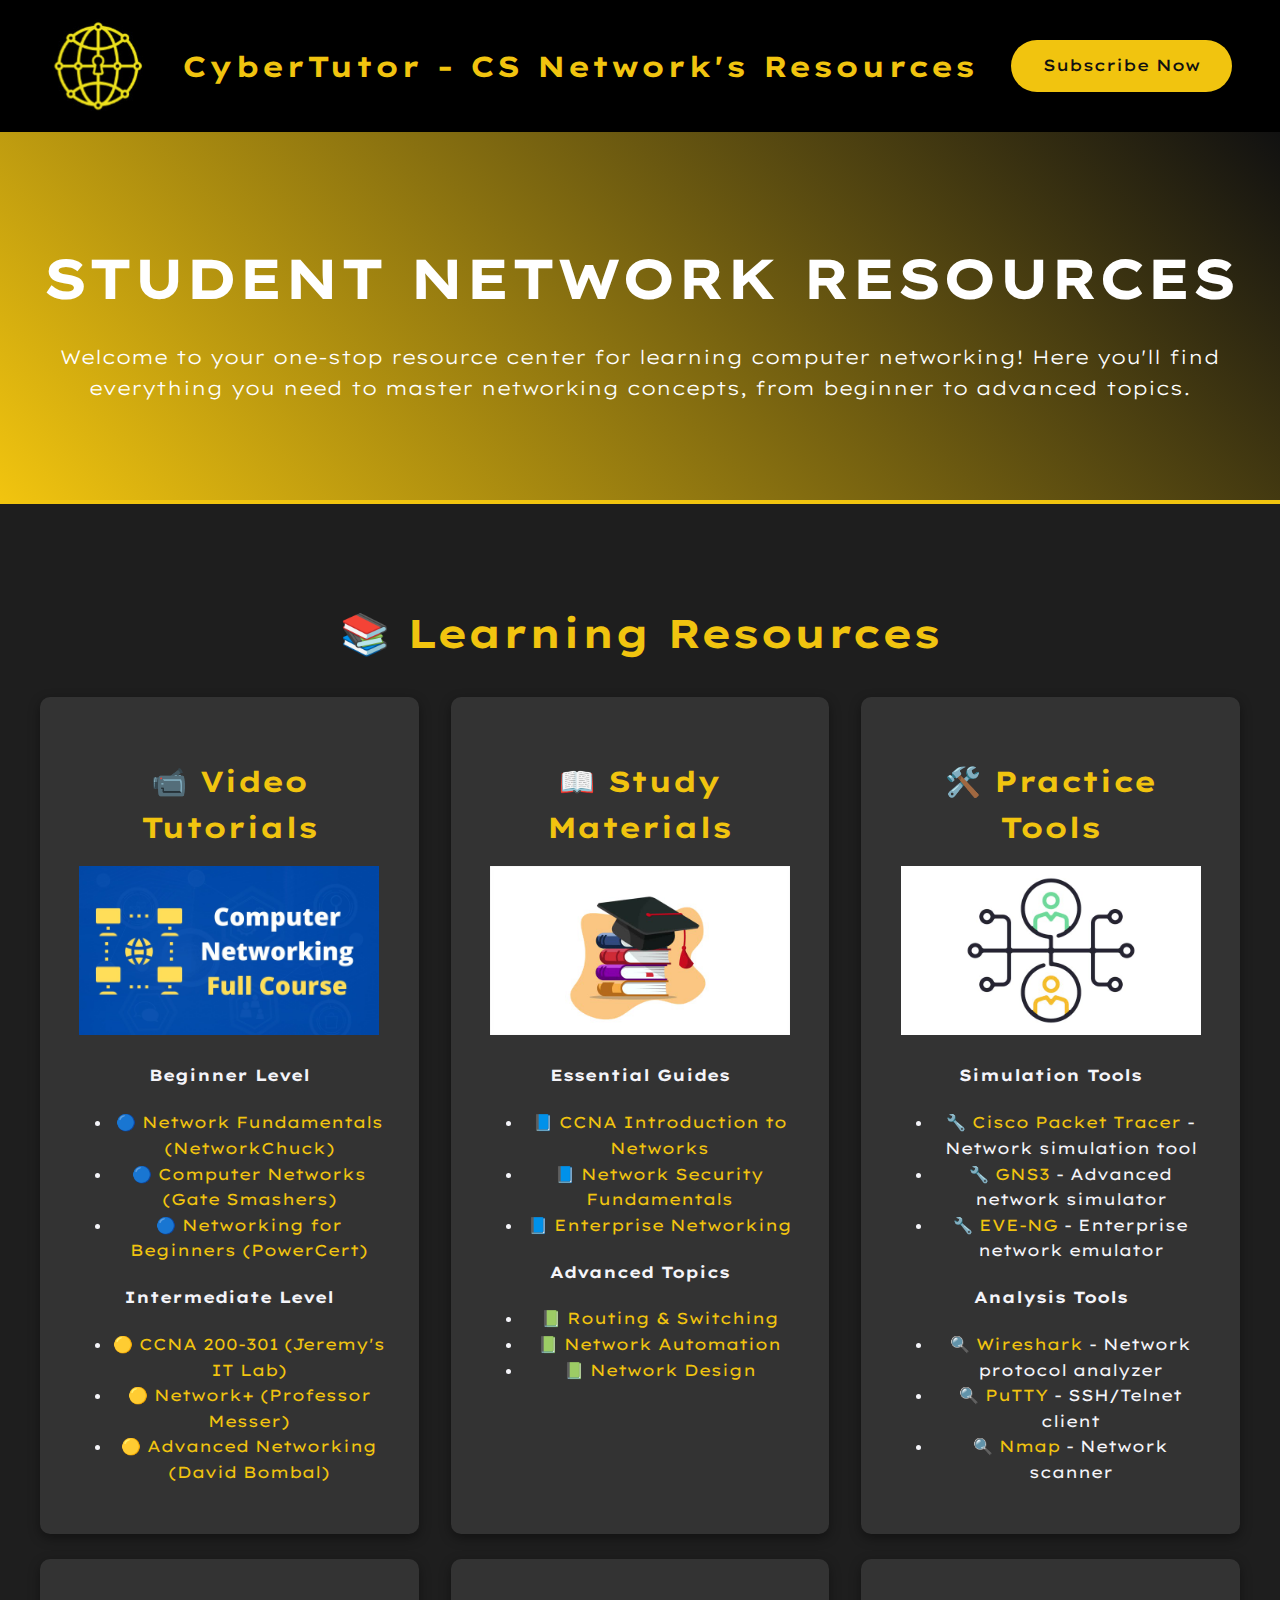
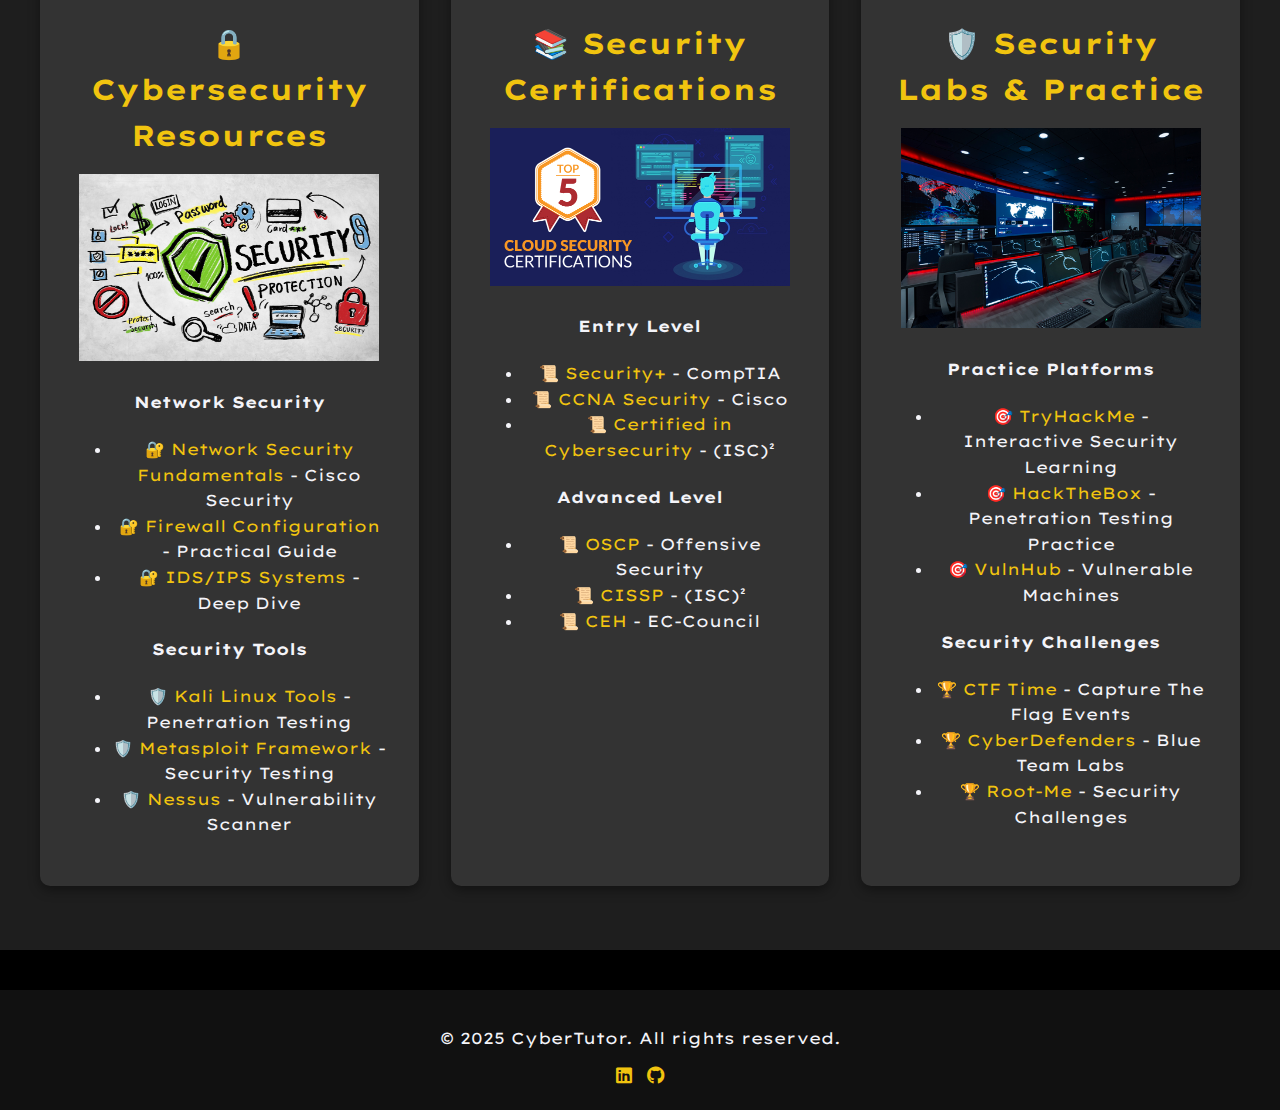
<file: network.html>
<!DOCTYPE html>
<html lang="en">
<head>
    <meta charset="UTF-8">
    <meta name="viewport" content="width=device-width, initial-scale=1.0">
    <title>CyberTutor - Student Network Resources</title>
    <link rel="stylesheet" href="./css/cyber.css">
    <link rel="stylesheet" href="https://cdnjs.cloudflare.com/ajax/libs/font-awesome/6.0.0/css/all.min.css">
</head>
<body>
    <header>
        <nav class="navbar">
            <img src="./img/channels4_profile.jpg" width="100px">
            <div class="logo">CyberTutor - CS Network's Resources</div>
            <a href="https://www.youtube.com/@CyberTutor24" target="_blank" class="btn">Subscribe Now</a>
        </nav>
    </header>

    <main>
        <section class="hero">
            <h1>Student Network Resources</h1>
            <p>Welcome to your one-stop resource center for learning computer networking! Here you'll find everything you need to master networking concepts, from beginner to advanced topics.</p>
        </section>

        <section class="features">
            <h2>📚 Learning Resources</h2>

            <div class="feature-grid">
                <div class="feature">
                    <h3>📹 Video Tutorials</h3>
                    <img src="./img/maxresdefault.jpg" width="300px" alt="Network Video Tutorials">
                    <div class="resource-category">
                        <h4>Beginner Level</h4>
                        <ul class="resource-list">
                            <li><a href="https://www.youtube.com/playlist?list=PLIhvC56v63ILPDA2DQBv0IKzqsWTZxCkp" target="_blank">🔵 Network Fundamentals (NetworkChuck)</a></li>
                            <li><a href="https://www.youtube.com/playlist?list=PLIFyRwBY_4bRLmKfP1KnZA6rZbRHtxmXi" target="_blank">🔵 Computer Networks (Gate Smashers)</a></li>
                            <li><a href="https://www.youtube.com/playlist?list=PLowKtXNTBypH19whXTVoG3oKSuOcw_XeW" target="_blank">🔵 Networking for Beginners (PowerCert)</a></li>
                        </ul>
                        <h4>Intermediate Level</h4>
                        <ul class="resource-list">
                            <li><a href="https://www.youtube.com/playlist?list=PLhfrWIlLOoKMe1Ue0IdeULQvEgT-8QwqL" target="_blank">🟡 CCNA 200-301 (Jeremy's IT Lab)</a></li>
                            <li><a href="https://www.youtube.com/playlist?list=PLxbwE86jKRgMpuZuLBivzlM8s2Dk5lXBQ" target="_blank">🟡 Network+ (Professor Messer)</a></li>
                            <li><a href="https://www.youtube.com/playlist?list=PLDQaRcbiSnqF5U8ffMgZzS7fq1rHUI3Q8" target="_blank">🟡 Advanced Networking (David Bombal)</a></li>
                        </ul>
                    </div>
                </div>

                <div class="feature">
                    <h3>📖 Study Materials</h3>
                    <img src="./img/study.jpg" width="300px" alt="Network Study Materials">
                    <div class="resource-category">
                        <h4>Essential Guides</h4>
                        <ul class="resource-list">
                            <li><a href="https://www.cisco.com/c/dam/en_us/training-events/netacad/course_catalog/docs/CCNA_Introduction_to_Networks_Companion_Guide.pdf" target="_blank">📘 CCNA Introduction to Networks</a></li>
                            <li><a href="https://www.cisco.com/c/dam/en_us/training-events/netacad/course_catalog/docs/CCNA_Security_Companion_Guide.pdf" target="_blank">📘 Network Security Fundamentals</a></li>
                            <li><a href="https://www.cisco.com/c/dam/en_us/training-events/netacad/course_catalog/docs/CCNA_Enterprise_Networking_Security_Automation_Companion_Guide.pdf" target="_blank">📘 Enterprise Networking</a></li>
                        </ul>
                        <h4>Advanced Topics</h4>
                        <ul class="resource-list">
                            <li><a href="https://www.cisco.com/c/dam/en_us/training-events/netacad/course_catalog/docs/CCNA_Routing_and_Switching_Companion_Guide.pdf" target="_blank">📗 Routing & Switching</a></li>
                            <li><a href="https://www.cisco.com/c/dam/en_us/training-events/netacad/course_catalog/docs/CCNA_Enterprise_Networking_Security_Automation_Companion_Guide.pdf" target="_blank">📗 Network Automation</a></li>
                            <li><a href="https://www.cisco.com/c/dam/en_us/training-events/netacad/course_catalog/docs/CCNA_Design_Companion_Guide.pdf" target="_blank">📗 Network Design</a></li>
                        </ul>
                    </div>
                </div>

                <div class="feature">
                    <h3>🛠️ Practice Tools</h3>
                    <img src="./img/practice .jpg" width="300px" alt="Network Practice Tools">
                    <div class="resource-category">
                        <h4>Simulation Tools</h4>
                        <ul class="resource-list">
                            <li><a href="https://www.netacad.com/courses/packet-tracer" target="_blank">🔧 Cisco Packet Tracer</a> - Network simulation tool</li>
                            <li><a href="https://www.gns3.com/software" target="_blank">🔧 GNS3</a> - Advanced network simulator</li>
                            <li><a href="https://www.eve-ng.net/downloads/" target="_blank">🔧 EVE-NG</a> - Enterprise network emulator</li>
                        </ul>
                        <h4>Analysis Tools</h4>
                        <ul class="resource-list">
                            <li><a href="https://www.wireshark.org/download.html" target="_blank">🔍 Wireshark</a> - Network protocol analyzer</li>
                            <li><a href="https://www.chiark.greenend.org.uk/~sgtatham/putty/latest.html" target="_blank">🔍 PuTTY</a> - SSH/Telnet client</li>
                            <li><a href="https://nmap.org/download.html" target="_blank">🔍 Nmap</a> - Network scanner</li>
                        </ul>
                    </div>
                </div>
            </div>


            <br>
            <div class="feature-grid">
                <div class="feature">
                    <h3>🔒 Cybersecurity Resources</h3>
                    <img src="./img/secersou.jpg" width="300px" alt="Cybersecurity Resources">
                    <div class="resource-category">
                        <h4>Network Security</h4>
                        <ul class="resource-list">
                            <li><a href="https://www.youtube.com/playlist?list=PLhfrWIlLOoKMe1Ue0IdeULQvEgT-8QwqL" target="_blank">🔐 Network Security Fundamentals</a> - Cisco Security</li>
                            <li><a href="https://www.youtube.com/playlist?list=PLIFyRwBY_4bRLmKfP1KnZA6rZbRHtxmXi" target="_blank">🔐 Firewall Configuration</a> - Practical Guide</li>
                            <li><a href="https://www.youtube.com/playlist?list=PLDQaRcbiSnqF5U8ffMgZzS7fq1rHUI3Q8" target="_blank">🔐 IDS/IPS Systems</a> - Deep Dive</li>
                        </ul>
                        <h4>Security Tools</h4>
                        <ul class="resource-list">
                            <li><a href="https://www.kali.org/tools/" target="_blank">🛡️ Kali Linux Tools</a> - Penetration Testing</li>
                            <li><a href="https://www.metasploit.com/" target="_blank">🛡️ Metasploit Framework</a> - Security Testing</li>
                            <li><a href="https://www.tenable.com/products/nessus" target="_blank">🛡️ Nessus</a> - Vulnerability Scanner</li>
                        </ul>
                    </div>
                </div>

                <div class="feature">
                    <h3>📚 Security Certifications</h3>
                    <img src="./img/Cloud-Security-Certifications.png" width="300px" alt="Security Certifications">
                    <div class="resource-category">
                        <h4>Entry Level</h4>
                        <ul class="resource-list">
                            <li><a href="https://www.comptia.org/certifications/security" target="_blank">📜 Security+</a> - CompTIA</li>
                            <li><a href="https://www.cisco.com/c/en/us/training-events/training-certifications/certifications/associate/ccna.html" target="_blank">📜 CCNA Security</a> - Cisco</li>
                            <li><a href="https://www.isc2.org/certifications/cc" target="_blank">📜 Certified in Cybersecurity</a> - (ISC)²</li>
                        </ul>
                        <h4>Advanced Level</h4>
                        <ul class="resource-list">
                            <li><a href="https://www.offensive-security.com/pwk-oscp/" target="_blank">📜 OSCP</a> - Offensive Security</li>
                            <li><a href="https://www.isc2.org/certifications/cissp" target="_blank">📜 CISSP</a> - (ISC)²</li>
                            <li><a href="https://www.eccouncil.org/programs/certified-ethical-hacker-ceh/" target="_blank">📜 CEH</a> - EC-Council</li>
                        </ul>
                    </div>
                </div>

                <div class="feature">
                    <h3>🛡️ Security Labs & Practice</h3>
                    <img src="./img/Range.jpg" width="300px" alt="Security Labs">
                    <div class="resource-category">
                        <h4>Practice Platforms</h4>
                        <ul class="resource-list">
                            <li><a href="https://tryhackme.com/" target="_blank">🎯 TryHackMe</a> - Interactive Security Learning</li>
                            <li><a href="https://www.hackthebox.com/" target="_blank">🎯 HackTheBox</a> - Penetration Testing Practice</li>
                            <li><a href="https://www.vulnhub.com/" target="_blank">🎯 VulnHub</a> - Vulnerable Machines</li>
                        </ul>
                        <h4>Security Challenges</h4>
                        <ul class="resource-list">
                            <li><a href="https://ctftime.org/" target="_blank">🏆 CTF Time</a> - Capture The Flag Events</li>
                            <li><a href="https://www.cyberdefenders.org/" target="_blank">🏆 CyberDefenders</a> - Blue Team Labs</li>
                            <li><a href="https://www.root-me.org/" target="_blank">🏆 Root-Me</a> - Security Challenges</li>
                        </ul>
                    </div>
                </div>
            </div>

            
        </section>
    </main>

    <footer>
        <p>&copy; 2025 CyberTutor. All rights reserved.</p>
        
        <div class="social-icons">
            <a href="https://www.linkedin.com/in/mohammed-zuoriki-856133250/" target="_blank" class="social-icon">
                <i class="fab fa-linkedin"></i>
            </a>
            <a href="https://github.com/Code-tech77?tab=overview&from=2025-05-01&to=2025-05-05" target="_blank" class="social-icon">
                <i class="fab fa-github"></i>
            </a>
        </div>
    </footer>
</body>
</html>
</file>
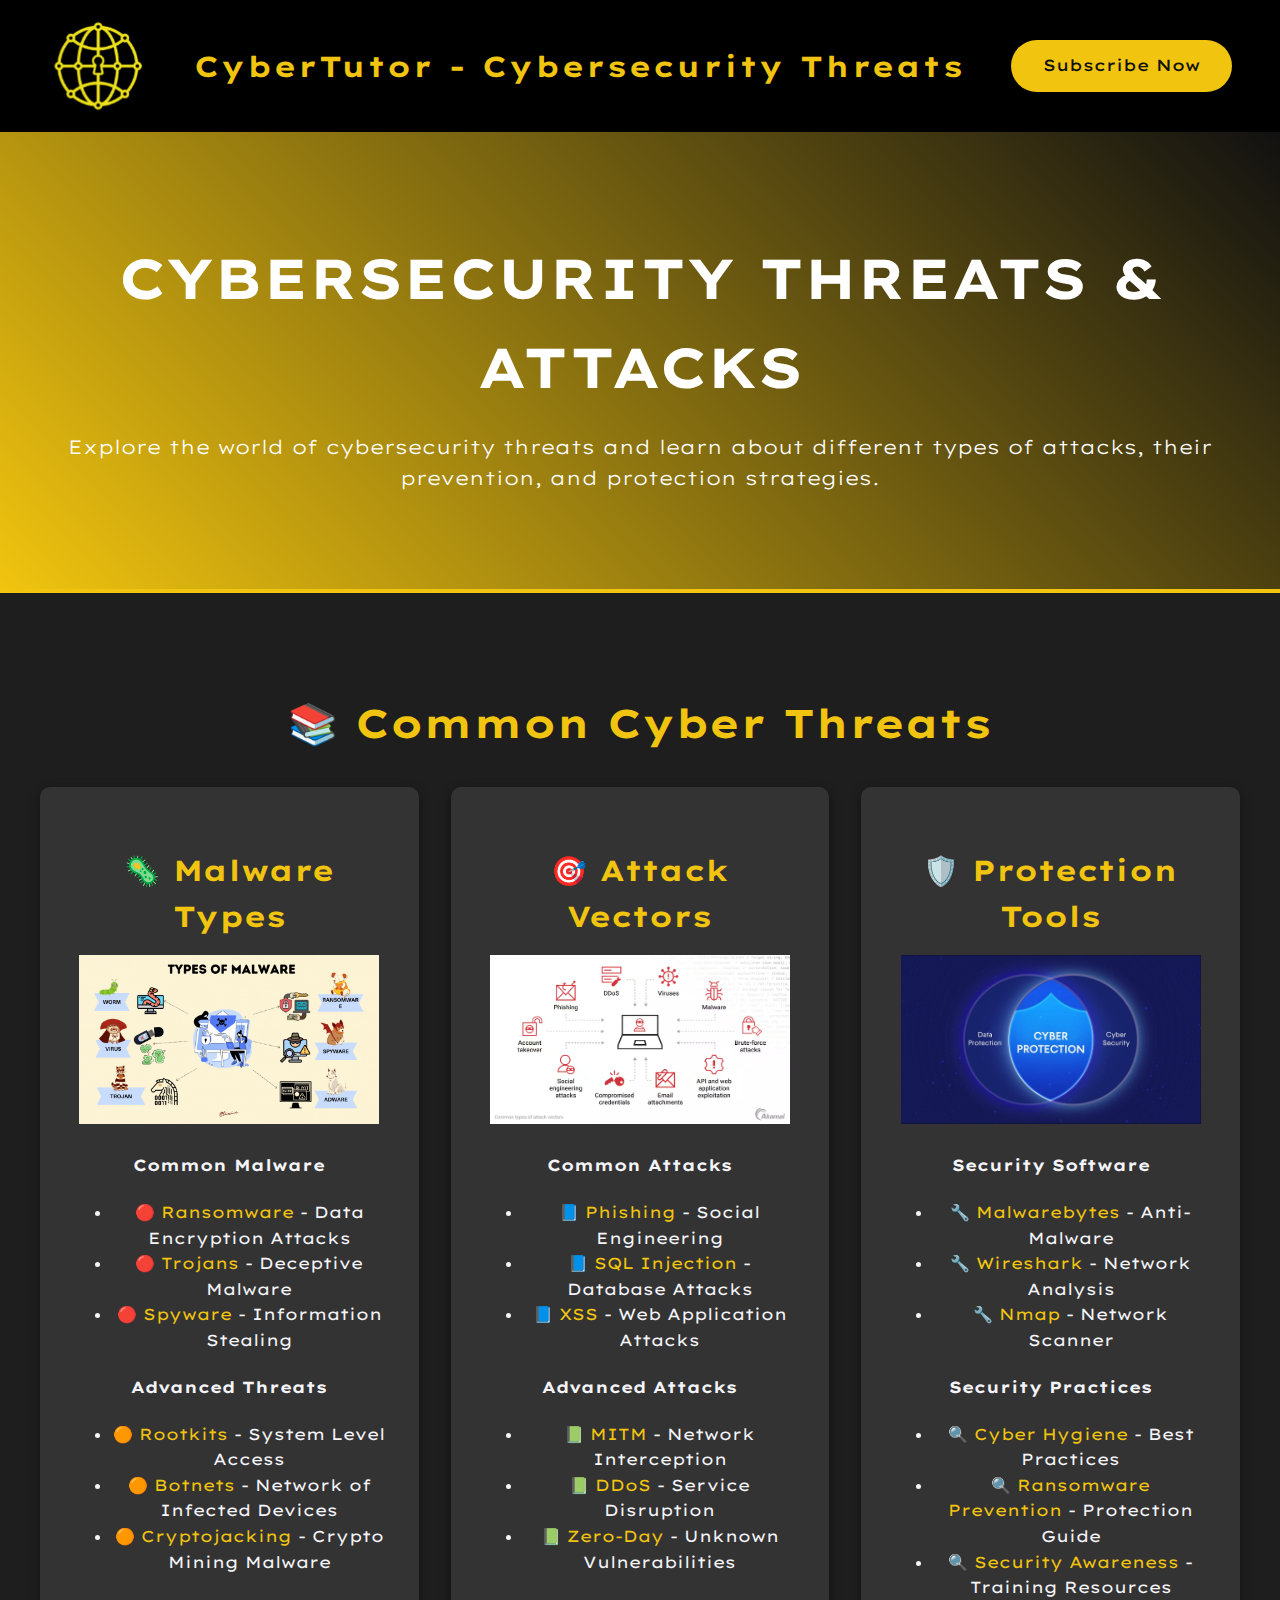
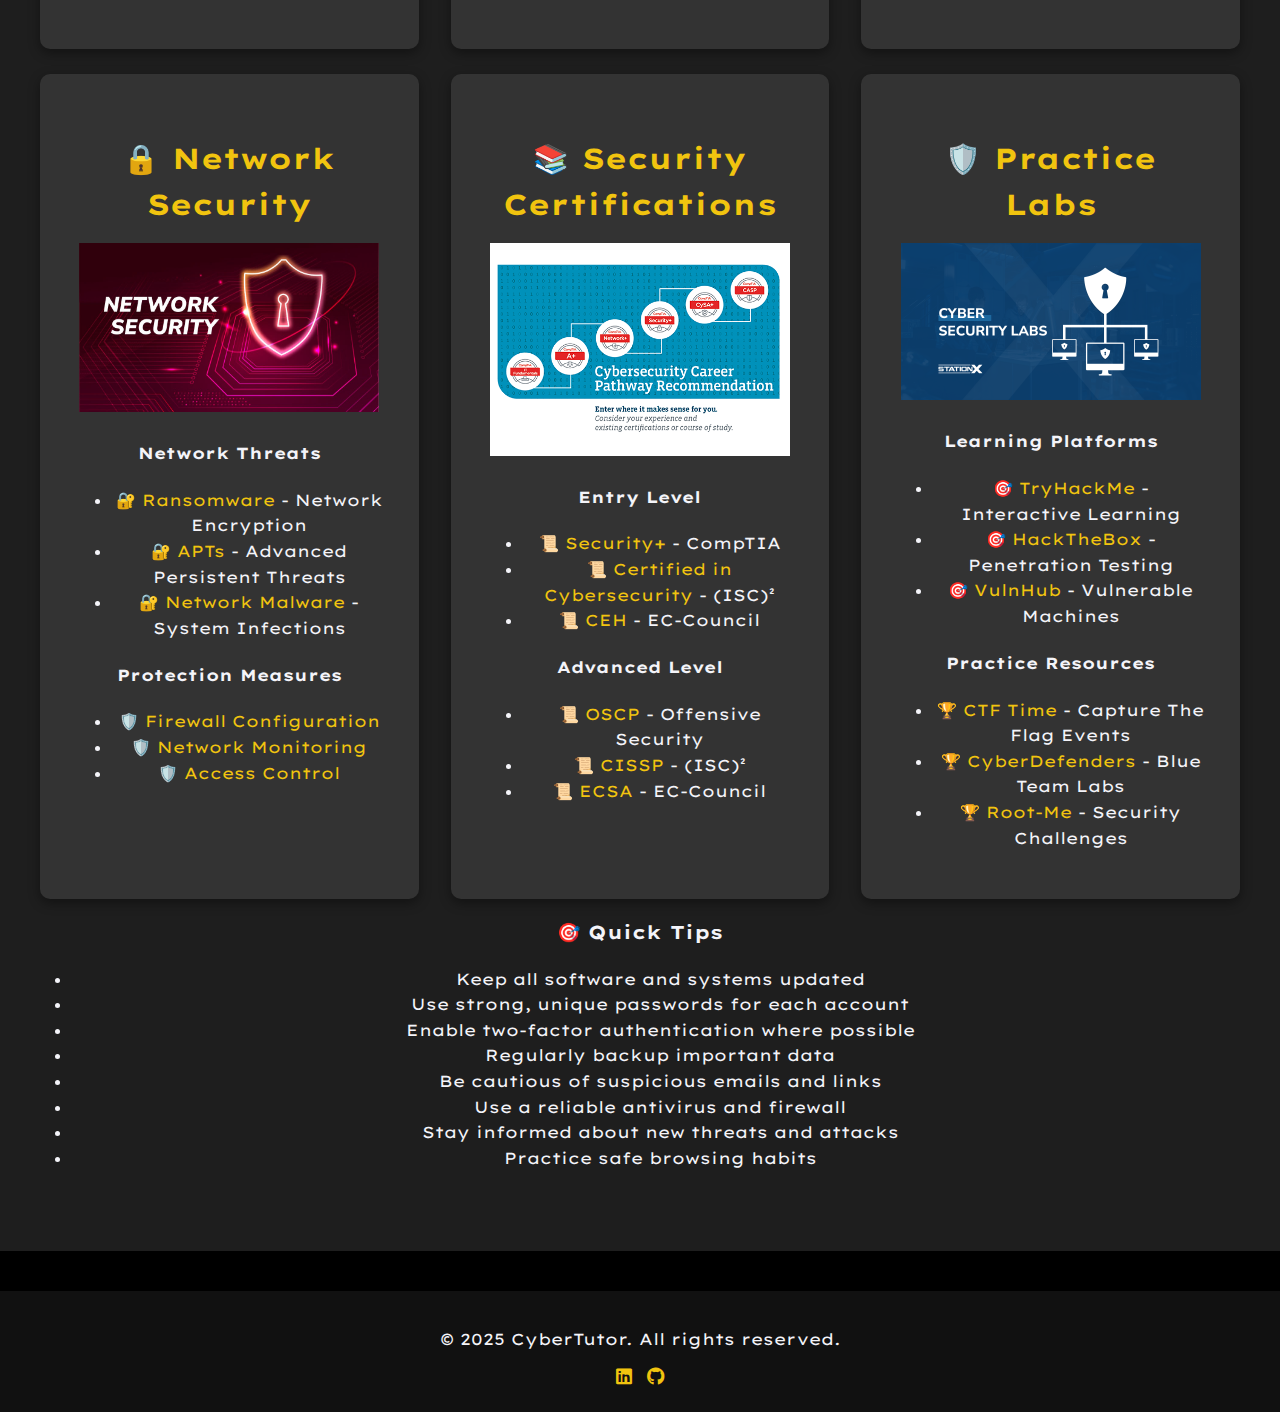
<file: threats.html>
<!DOCTYPE html>
<html lang="en">
<head>
    <meta charset="UTF-8">
    <meta name="viewport" content="width=device-width, initial-scale=1.0">
    <title>CyberTutor - Cybersecurity Threats</title>
    <link rel="stylesheet" href="./css/cyber.css">
    <link rel="stylesheet" href="https://cdnjs.cloudflare.com/ajax/libs/font-awesome/6.0.0/css/all.min.css">
</head>
<body>
    <header>
        <nav class="navbar">
            <img src="./img/channels4_profile.jpg" width="100px">
            <div class="logo">CyberTutor - Cybersecurity Threats</div>
            <a href="https://www.youtube.com/@CyberTutor24" target="_blank" class="btn">Subscribe Now</a>
        </nav>
    </header>

    <main>
        <section class="hero">
            <h1>Cybersecurity Threats & Attacks</h1>
            <p>Explore the world of cybersecurity threats and learn about different types of attacks, their prevention, and protection strategies.</p>
        </section>

        <section class="features">
            <h2>📚 Common Cyber Threats</h2>

            <div class="feature-grid">
                <div class="feature">
                    <h3>🦠 Malware Types</h3>
                    <img src="./img/cyberthreat1.gif" width="300px" alt="Malware Types">
                    <div class="resource-category">
                        <h4>Common Malware</h4>
                        <ul class="resource-list">
                            <li><a href="https://www.malwarebytes.com/ransomware" target="_blank">🔴 Ransomware</a> - Data Encryption Attacks</li>
                            <li><a href="https://www.malwarebytes.com/trojan" target="_blank">🔴 Trojans</a> - Deceptive Malware</li>
                            <li><a href="https://www.malwarebytes.com/spyware" target="_blank">🔴 Spyware</a> - Information Stealing</li>
                        </ul>
                        <h4>Advanced Threats</h4>
                        <ul class="resource-list">
                            <li><a href="https://www.malwarebytes.com/rootkit" target="_blank">🟠 Rootkits</a> - System Level Access</li>
                            <li><a href="https://www.malwarebytes.com/botnet" target="_blank">🟠 Botnets</a> - Network of Infected Devices</li>
                            <li><a href="https://www.malwarebytes.com/cryptojacking" target="_blank">🟠 Cryptojacking</a> - Crypto Mining Malware</li>
                        </ul>
                    </div>
                </div>

                <div class="feature">
                    <h3>🎯 Attack Vectors</h3>
                    <img src="./img/attack vector.avif" width="300px" alt="Attack Vectors">
                    <div class="resource-category">
                        <h4>Common Attacks</h4>
                        <ul class="resource-list">
                            <li><a href="https://owasp.org/www-community/attacks/Phishing" target="_blank">📘 Phishing</a> - Social Engineering</li>
                            <li><a href="https://owasp.org/www-community/attacks/SQL_Injection" target="_blank">📘 SQL Injection</a> - Database Attacks</li>
                            <li><a href="https://owasp.org/www-community/attacks/Cross_Site_Scripting" target="_blank">📘 XSS</a> - Web Application Attacks</li>
                        </ul>
                        <h4>Advanced Attacks</h4>
                        <ul class="resource-list">
                            <li><a href="https://owasp.org/www-community/attacks/Man-in-the-middle_attack" target="_blank">📗 MITM</a> - Network Interception</li>
                            <li><a href="https://owasp.org/www-community/attacks/Denial_of_Service" target="_blank">📗 DDoS</a> - Service Disruption</li>
                            <li><a href="https://owasp.org/www-community/attacks/Zero-day_attack" target="_blank">📗 Zero-Day</a> - Unknown Vulnerabilities</li>
                        </ul>
                    </div>
                </div>

                <div class="feature">
                    <h3>🛡️ Protection Tools</h3>
                    <img src="./img/protectionsec.jpg" width="300px" alt="Protection Tools">
                    <div class="resource-category">
                        <h4>Security Software</h4>
                        <ul class="resource-list">
                            <li><a href="https://www.malwarebytes.com/" target="_blank">🔧 Malwarebytes</a> - Anti-Malware</li>
                            <li><a href="https://www.wireshark.org/" target="_blank">🔧 Wireshark</a> - Network Analysis</li>
                            <li><a href="https://www.nmap.org/" target="_blank">🔧 Nmap</a> - Network Scanner</li>
                        </ul>
                        <h4>Security Practices</h4>
                        <ul class="resource-list">
                            <li><a href="https://www.cisa.gov/cyber-hygiene" target="_blank">🔍 Cyber Hygiene</a> - Best Practices</li>
                            <li><a href="https://www.cisa.gov/stopransomware" target="_blank">🔍 Ransomware Prevention</a> - Protection Guide</li>
                            <li><a href="https://www.cisa.gov/secure-our-world" target="_blank">🔍 Security Awareness</a> - Training Resources</li>
                        </ul>
                    </div>
                </div>
            </div>

            <br>

            <div class="feature-grid">
                <div class="feature">
                    <h3>🔒 Network Security</h3>
                    <img src="./img/networksec.jpg" width="300px" alt="Network Security">
                    <div class="resource-category">
                        <h4>Network Threats</h4>
                        <ul class="resource-list">
                            <li><a href="https://www.cisa.gov/stopransomware/ransomware-101" target="_blank">🔐 Ransomware</a> - Network Encryption</li>
                            <li><a href="https://www.cisa.gov/topics/cyber-threats-and-advisories" target="_blank">🔐 APTs</a> - Advanced Persistent Threats</li>
                            <li><a href="https://www.cisa.gov/topics/cyber-threats-and-advisories/malware" target="_blank">🔐 Network Malware</a> - System Infections</li>
                        </ul>
                        <h4>Protection Measures</h4>
                        <ul class="resource-list">
                            <li><a href="https://www.cisa.gov/topics/cyber-threats-and-advisories/network-security" target="_blank">🛡️ Firewall Configuration</a></li>
                            <li><a href="https://www.cisa.gov/topics/cyber-threats-and-advisories/network-security" target="_blank">🛡️ Network Monitoring</a></li>
                            <li><a href="https://www.cisa.gov/topics/cyber-threats-and-advisories/network-security" target="_blank">🛡️ Access Control</a></li>
                        </ul>
                    </div>
                </div>

                <div class="feature">
                    <h3>📚 Security Certifications</h3>
                    <img src="./img/cybercert.png" width="300px" alt="Security Certifications">
                    <div class="resource-category">
                        <h4>Entry Level</h4>
                        <ul class="resource-list">
                            <li><a href="https://www.comptia.org/certifications/security" target="_blank">📜 Security+</a> - CompTIA</li>
                            <li><a href="https://www.isc2.org/certifications/cc" target="_blank">📜 Certified in Cybersecurity</a> - (ISC)²</li>
                            <li><a href="https://www.eccouncil.org/programs/certified-ethical-hacker-ceh/" target="_blank">📜 CEH</a> - EC-Council</li>
                        </ul>
                        <h4>Advanced Level</h4>
                        <ul class="resource-list">
                            <li><a href="https://www.offensive-security.com/pwk-oscp/" target="_blank">📜 OSCP</a> - Offensive Security</li>
                            <li><a href="https://www.isc2.org/certifications/cissp" target="_blank">📜 CISSP</a> - (ISC)²</li>
                            <li><a href="https://www.eccouncil.org/programs/certified-security-analyst-ecsa/" target="_blank">📜 ECSA</a> - EC-Council</li>
                        </ul>
                    </div>
                </div>

                <div class="feature">
                    <h3>🛡️ Practice Labs</h3>
                    <img src="./img/cyberlab.webp" width="300px" alt="Practice Labs">
                    <div class="resource-category">
                        <h4>Learning Platforms</h4>
                        <ul class="resource-list">
                            <li><a href="https://tryhackme.com/" target="_blank">🎯 TryHackMe</a> - Interactive Learning</li>
                            <li><a href="https://www.hackthebox.com/" target="_blank">🎯 HackTheBox</a> - Penetration Testing</li>
                            <li><a href="https://www.vulnhub.com/" target="_blank">🎯 VulnHub</a> - Vulnerable Machines</li>
                        </ul>
                        <h4>Practice Resources</h4>
                        <ul class="resource-list">
                            <li><a href="https://ctftime.org/" target="_blank">🏆 CTF Time</a> - Capture The Flag Events</li>
                            <li><a href="https://www.cyberdefenders.org/" target="_blank">🏆 CyberDefenders</a> - Blue Team Labs</li>
                            <li><a href="https://www.root-me.org/" target="_blank">🏆 Root-Me</a> - Security Challenges</li>
                        </ul>
                    </div>
                </div>
            </div>

            <div class="additional-resources">
                <h3>🎯 Quick Tips</h3>
                <ul class="tips-list">
                    <li>Keep all software and systems updated</li>
                    <li>Use strong, unique passwords for each account</li>
                    <li>Enable two-factor authentication where possible</li>
                    <li>Regularly backup important data</li>
                    <li>Be cautious of suspicious emails and links</li>
                    <li>Use a reliable antivirus and firewall</li>
                    <li>Stay informed about new threats and attacks</li>
                    <li>Practice safe browsing habits</li>
                </ul>
            </div>
        </section>
    </main>

    <footer>
        <p>&copy; 2025 CyberTutor. All rights reserved.</p>
       
        <div class="social-icons">
            <a href="https://www.linkedin.com/in/mohammed-zuoriki-856133250/" target="_blank" class="social-icon">
                <i class="fab fa-linkedin"></i>
            </a>
            <a href="https://github.com/Code-tech77?tab=overview&from=2025-05-01&to=2025-05-05" target="_blank" class="social-icon">
                <i class="fab fa-github"></i>
            </a>
        </div>
    </footer>
</body>
</html>
</file>
<file: css/style.css>
@import url("https://fonts.googleapis.com/css2?family=Poppins:wght@100;200;300;400;500;600;700;800;900&display=swap");

:root {
  --dark-one: #333;
  --dark-two: #7a7a7a;
  --main-color: #784cfb;
  --light-one: #fff;
  --light-two: #f9fafb;
  --light-three: #f6f7fb;
  --bg-color: #fff;
  --text-color: #333;
  --card-bg: #fff;
  --section-bg: #f4f4f9;
  --accent-color: #f1c40f;
  --hover-color: #f39c12;
}

/* Genral Styles */

*,
*::before,
*::after {
  margin: 0;
  padding: 0;
  box-sizing: border-box;
}

html {
  scroll-behavior: smooth;
}

body,
button,
input,
textarea {
  font-family: "Poppins", sans-serif;
  background-color: var(--bg-color);
  color: var(--text-color);
  transition: background-color 0.3s ease, color 0.3s ease;
}

a {
  text-decoration: none;
}

ul {
  list-style: none;
}

img {
  width: 100%;
}

.container {
  position: relative;
  z-index: 5;
  max-width: 92rem;
  padding: 0 4rem;
  margin: 0 auto;
}

.stop-scrolling {
  height: 100%;
  overflow: hidden;
}

.grid-2 {
  display: grid;
  grid-template-columns: repeat(2, 1fr);
  align-items: center;
  justify-content: center;
}

.text {
  font-size: 1.25rem;
  color: var(--dark-two);
  line-height: 1.6;
}

.column-1 {
  margin-right: 1.5rem;
}

.column-2 {
  margin-left: 1.5rem;
}

.image {
  position: relative;
  display: flex;
  align-items: center;
  justify-content: center;
}

.z-index {
  position: relative;
  z-index: 2;
}

.overlay {
  position: absolute;
  width: 100%;
  height: 100%;
  overflow: hidden;
  top: 0;
  left: 0;
}

.overlay .shape {
  width: initial;
  opacity: 0.13;
  position: absolute;
}

.overlay.overlay-lg .shape {
  height: 55px;
}

.overlay.overlay-lg .shape.wave {
  height: initial;
  width: 88px;
}

.overlay.overlay-lg .shape.xshape {
  height: 38px;
}

.overlay.overlay-sm .shape {
  filter: brightness(0) invert(1);
  opacity: 0.15;
  height: 40px;
}

.overlay.overlay-sm .shape.wave {
  height: initial;
  width: 70px;
}

.overlay.overlay-sm .shape.xshape {
  height: 30px;
}

.points {
  opacity: 0.3;
  position: absolute;
}

.section {
  padding: 7rem 0;
  overflow: hidden;
  background-color: var(--section-bg);
}

.section-header {
  text-align: center;
  margin-bottom: 1.5rem;
}

.title {
  position: relative;
  display: inline-block;
  padding-bottom: 1rem;
  line-height: 1;
  font-size: 2.8rem;
  margin-bottom: 0.6rem;
}

.title:before {
  content: attr(data-title);
  display: block;
  margin-bottom: 0.4rem;
  color: var(--main-color);
  font-size: 1.15rem;
  font-weight: 500;
  text-transform: uppercase;
  letter-spacing: 3px;
}

.title:after {
  content: "";
  position: absolute;
  width: 90px;
  height: 5px;
  border-radius: 3px;
  background-color: var(--main-color);
  bottom: 0;
  left: 50%;
  transform: translateX(-50%);
}

.section-header .text {
  max-width: 600px;
  margin: 0 auto;
}

.title-sm {
  color: var(--dark-one);
  font-weight: 600;
  font-size: 1.6rem;
}

.points-sq {
  width: 210px;
}

.btn {
  display: inline-block;
  padding: 0.85rem 2rem;
  background-color: var(--main-color);
  color: var(--light-one);
  border-radius: 2rem;
  font-size: 1.05rem;
  text-transform: uppercase;
  font-weight: 500;
  transition: 0.3s;
}

.btn:hover {
  background-color: #6b44e0;
}

.btn.small {
  padding: 0.7rem 1.8rem;
  font-size: 1rem;
}

/* End Genral Styles */

/* Header */

header {
  width: 100%;
  background-color: var(--light-three);
  overflow: hidden;
  position: relative;
}

nav {
  width: 100%;
  position: relative;
  z-index: 50;
}

nav .container {
  display: flex;
  justify-content: space-between;
  height: 6rem;
  align-items: center;
}

.logo {
  width: 80px;
  display: flex;
  align-items: center;
}

.links ul {
  display: flex;
}

.links a {
  display: inline-block;
  padding: 0.9rem 1.2rem;
  color: var(--dark-one);
  font-size: 1.05rem;
  text-transform: uppercase;
  font-weight: 500;
  line-height: 1;
  transition: 0.3s;
}

.links a.active {
  background-color: var(--main-color);
  color: var(--light-one);
  border-radius: 2rem;
  font-size: 1rem;
  padding: 0.9rem 2.1rem;
  margin-left: 1rem;
}

.links a:hover {
  color: var(--main-color);
}

.links a.active:hover {
  color: var(--light-one);
  background-color: #6b44e0;
}

.hamburger-menu {
  width: 2.7rem;
  height: 3rem;
  z-index: 100;
  position: relative;
  display: none;
  align-items: center;
  justify-content: flex-end;
}

.hamburger-menu .bar {
  position: relative;
  width: 2.1rem;
  height: 3px;
  border-radius: 3px;
  background-color: var(--dark-one);
  transition: 0.5s;
}

.bar:before,
.bar:after {
  content: "";
  position: absolute;
  width: 2.1rem;
  height: 3px;
  border-radius: 3px;
  background-color: var(--dark-one);
  transition: 0.5s;
}

.bar:before {
  transform: translateY(-9px);
}

.bar:after {
  transform: translateY(9px);
}

nav.open .hamburger-menu .bar {
  background-color: transparent;
  transform: rotate(360deg);
}

nav.open .hamburger-menu .bar:before {
  transform: translateY(0) rotate(45deg);
  background-color: var(--light-one);
}

nav.open .hamburger-menu .bar:after {
  transform: translateY(0) rotate(-45deg);
  background-color: var(--light-one);
}

nav.open .links {
  transform: translateX(0);
}

.header-content .container.grid-2 {
  grid-template-columns: 2.5fr 3.5fr;
  min-height: calc(100vh - 6rem);
  padding-bottom: 2.5rem;
  text-align: left;
}

.header-title {
  font-size: 3.8rem;
  line-height: 0.8;
  color: var(--dark-one);
}

.header-content .text {
  margin: 2.15rem 0;
}

.header-content .image .img-element {
  max-width: 750px;
}

header .points1 {
  width: 420px;
  bottom: -75px;
  left: -150px;
}

header .points2 {
  width: 70%;
  top: 65%;
  left: 71%;
}

header .square {
  right: 68%;
  top: 71%;
}

header .triangle {
  right: 7%;
  bottom: 75%;
}

header .xshape {
  right: 4%;
  bottom: 50%;
}

header .half-circle1 {
  left: 50%;
  bottom: 82%;
}

header .half-circle2 {
  left: 5%;
  top: 67%;
}

header .wave1 {
  bottom: 75%;
  left: 20%;
}

header .wave2 {
  bottom: 8%;
  right: 55%;
}

header .circle {
  left: 38%;
  bottom: 63%;
}

.letters {
  position: absolute;
  width: 13.5%;
  top: -5px;
  left: 15px;
  opacity: 0.06;
}

/* End header */

/* Services */

.cards {
  display: flex;
  justify-content: center;
  flex-wrap: wrap;
  width: 100%;
  gap: 2rem;
}

.card-wrap {
  position: relative;
  margin: 1.7rem 0.8rem;
  width: 390px;
}

.card {
  position: relative;
  width: 100%;
  max-width: 390px;
  min-height: 520px;
  background-color: var(--card-bg);
  display: flex;
  align-items: center;
  justify-content: center;
  text-align: center;
  padding: 3rem 2rem;
  overflow: hidden;
  transition: 0.3s;
  margin: 0 auto;
}

.card:before {
  content: attr(data-card);
  position: absolute;
  top: -15px;
  right: -15px;
  font-size: 6rem;
  font-weight: 800;
  line-height: 1;
  color: var(--main-color);
  opacity: 0.025;
}

.card:after {
  content: "";
  position: absolute;
  width: 100%;
  height: 0px;
  bottom: 0;
  left: 0;
  background-color: var(--main-color);
  transition: 0.3s;
}

.card-wrap:hover .card {
  transform: translateY(-15px);
}

.card-wrap:hover .card:after {
  height: 8px;
}

.icon {
  width: 90px;
  height: 90px;
  margin-bottom: 1.7rem;
  object-fit: contain;
}

.card .title-sm {
  line-height: 0.8;
}

.card .text {
  font-size: 1.15rem;
  margin: 1.8rem 0;
  height: 120px;
  overflow: hidden;
}

.services .points1 {
  bottom: -50px;
  left: -125px;
  opacity: 0.2;
  pointer-events: none;
}

.services .points2 {
  bottom: -70px;
  right: -65px;
  opacity: 0.2;
  pointer-events: none;
}

/* End Services */

/* Portfolio */

.portfolio {
  position: relative;
  width: 100%;
  background-color: var(--light-two);
}

.background-bg {
  position: absolute;
  width: 100%;
  height: 520px;
  top: 0;
  left: 0;
  background-color: var(--main-color);
}

.portfolio .title,
.portfolio .title:before {
  color: var(--light-one);
}

.portfolio .title:after {
  background-color: var(--light-one);
}

.filter {
  width: 100%;
  display: flex;
  align-items: center;
  justify-content: center;
  flex-wrap: wrap;
}

.filter-btn {
  border: none;
  outline: none;
  background-color: transparent;
  margin: 0.45rem 0.4rem;
  padding: 0.85rem 1.8rem;
  color: var(--light-one);
  text-transform: uppercase;
  font-weight: 500;
  font-size: 1.1rem;
  line-height: 1;
  cursor: pointer;
  border-radius: 2rem;
  transition: 0.3s;
}

.filter-btn.active {
  background-color: var(--light-one);
  color: var(--main-color);
}

.portfolio .square {
  top: 28%;
  left: 20%;
}

.portfolio .circle {
  top: 8%;
  right: 35%;
}

.portfolio .triangle {
  bottom: 10%;
  right: 4%;
}

.portfolio .half-circle1 {
  bottom: 13%;
  left: 5%;
}

.portfolio .half-circle2 {
  top: 35%;
  right: 20%;
}

.portfolio .xshape {
  top: 10%;
  right: 8%;
}

.portfolio .wave {
  top: 38%;
  left: 6%;
}

.grid {
  width: 100%;
  margin: 1.5rem 0;
}

.grid-item {
  width: 33.33%;
  padding: 1rem 1.2rem;
  display: flex;
  justify-content: center;
}

.gallery-image {
  position: relative;
  overflow: hidden;
  border-radius: 16px;
  height: 330px;
  width: 100%;
  cursor: pointer;
}

.gallery-image img {
  position: absolute;
  height: 115%;
  width: initial;
  top: 50%;
  left: 50%;
  transform: translate(-50%, -50%);
  transform-origin: center;
  transition: 0.5s;
}

.gallery-image .img-overlay {
  position: absolute;
  width: 100%;
  height: 100%;
  top: 0;
  left: 0;
  z-index: 2;
  color: var(--light-one);
  background-color: rgba(120, 76, 251, 0.55);
  display: flex;
  flex-direction: column;
  align-items: center;
  justify-content: flex-end;
  padding: 2rem 3.2rem;
  opacity: 0;
  transition: 0.5s;
}

.img-overlay .plus {
  position: relative;
  margin: auto 0;
}

.plus:before,
.plus:after {
  content: "";
  position: absolute;
  width: 4.5rem;
  height: 3px;
  top: 50%;
  left: 50%;
  transform: translate(-50%, -50%);
  background-color: var(--light-one);
  border-radius: 3px;
}

.plus:before {
  transform: translate(-50%, -50%) rotate(-90deg);
}

.img-overlay .img-description h5 a {
  display: inline-block;
  padding: 0.5rem 1.5rem;
  background-color: var(--main-color);
  color: var(--light-one);
  border-radius: 2rem;
  text-decoration: none;
  transition: 0.3s;
  margin-top: 0.5rem;
  font-weight: 500;
}
.img-description a{
  color: white;
  background-color: white;
  width: 100%;
}

.img-overlay .img-description h5 a:hover {
  background-color: #6b44e0;
  transform: translateY(-2px);
  color: var(--light-one);
}

.img-overlay h3 {
  font-weight: 600;
  text-transform: uppercase;
  font-size: 1.5rem;
  margin-bottom: 1rem;
}

.img-overlay h5 {
  font-size: 1.15rem;
  font-weight: 300;
}

.gallery-image:hover .img-overlay {
  opacity: 1;
}

.gallery-image:hover img {
  transform: translate(-50%, -50%) scale(1.1);
}

.more-folio {
  display: flex;
  justify-content: center;
}

/* End Portfolio */

/* About */

.about {
  overflow: hidden;
}

.about img {
  max-width: 600px;
}

.about .text {
  margin-top: 1rem;
}

.skills {
  margin: 1.5rem 0 2.5rem 0;
}

.skill {
  margin: 1rem 0;
}

.skill-title {
  color: #555;
  font-weight: 600;
  margin-bottom: 0.3rem;
}

.skill-bar {
  width: 70%;
  height: 8px;
  border-radius: 4px;
  background-color: #ece6fa;
  position: relative;
  overflow: hidden;
}

.skill-progress {
  position: absolute;
  height: 100%;
  width: 0%;
  top: 0;
  left: 0;
  background-color: var(--main-color);
  transition: 1s;
}

.about .column-1 {
  position: relative;
}

.about .column-1:before {
  content: "About";
  position: absolute;
  font-size: 8rem;
  font-weight: 800;
  color: var(--main-color);
  opacity: 0.04;
  top: 20px;
  left: 0;
  line-height: 0;
}

.about .points {
  width: 300px;
  top: 65%;
  left: 80%;
  opacity: 0.1;
}

/* End About */

/* Records */

.records {
  position: relative;
  background-color: var(--main-color);
  padding: 5.2rem 0;
}

.records .container {
  display: grid;
  grid-template-columns: repeat(4, 1fr);
  align-items: center;
  justify-content: center;
  text-align: center;
  grid-column-gap: 1.5rem;
  grid-row-gap: 2rem;
}

.record-circle {
  width: 180px;
  height: 180px;
  border-radius: 50%;
  margin: 0 auto;
  border: 4px solid var(--light-one);
  display: flex;
  flex-direction: column;
  justify-content: center;
  color: var(--light-one);
}

.record-circle.active {
  background-color: var(--light-one);
  color: var(--dark-one);
  box-shadow: 0 0 0 15px rgb(255, 255, 255, 0.5);
}

.number {
  font-weight: 400;
  font-size: 2.35rem;
}

.sub-title {
  font-weight: 400;
  font-size: 1.12rem;
  text-transform: uppercase;
}

.records .square1 {
  left: 8%;
  top: 10%;
}

.records .square2 {
  right: 90px;
  bottom: 70px;
}

.records .xshape {
  top: 45px;
  right: 120px;
}

.records .circle {
  left: 7%;
  bottom: 50px;
}

.records .triangle {
  left: 65%;
  bottom: 35px;
}

.records .wave1 {
  top: 35px;
  right: 30%;
}

.records .wave2 {
  bottom: 40px;
  left: 28%;
}

.records .half-circle {
  top: 30px;
  right: 50%;
}

/* End Records */

/* Blog */

.blog-wrapper {
  display: flex;
  width: 100%;
  justify-content: space-around;
  flex-wrap: wrap;
}

.blog-wrap {
  position: relative;
  margin: 1.3rem 0.5rem;
}

.blog-card {
  max-width: 420px;
  width: 100%;
  overflow: hidden;
  background-color: var(--card-bg);
  transition: 0.3s;
  position: relative;
}

.blog-card:after {
  content: "";
  position: absolute;
  width: 1100%;
  height: 0px;
  bottom: 0;
  left: 0;
  background-color: var(--main-color);
  transition: 0.3s;
}

.blog-image {
  width: 100%;
  height: 270px;
  position: relative;
  overflow: hidden;
}

.blog-image img {
  position: absolute;
  height: 105%;
  width: initial;
  top: 50%;
  left: 50%;
  transform: translate(-50%, -50%);
  transition: 0.5s;
}

.blog-content {
  padding: 2.1rem 2.2rem 2.7rem 2.2rem;
}

.blog-info {
  display: flex;
  flex-wrap: wrap;
  margin-bottom: 0.5rem;
}

.blog-info h5 {
  color: var(--main-color);
  font-weight: 400;
  text-transform: uppercase;
  font-size: 1.05rem;
  letter-spacing: 2px;
}

.blog-date {
  margin-right: 2rem;
}

.blog-user i {
  margin-right: 0.2rem;
  font-size: 1rem;
}

.blog-text {
  margin: 0.5rem 0 1.5rem 0;
  font-size: 1.2rem;
  line-height: 1.6;
  color: #666;
}

.blog-card:hover {
  transform: translateY(-15px);
}

.blog-card:hover:after {
  height: 8px;
}

.blog-card:hover .blog-image img {
  transform: translate(-50%, -50%) scale(1.15);
}

.blog .points {
  top: 72%;
  right: 71%;
  opacity: 0.15;
}

/* End Blog */

/* Testimonials */

.testimonials {
  background-color: var(--light-two);
  overflow: hidden;
}

.testi-content {
  margin-top: 6rem;
}

.reviews {
  overflow: hidden;
}

.review {
  position: relative;
  padding: 2rem 1.5rem;
}

.quote {
  position: absolute;
  top: 0;
  left: 0;
  color: var(--main-color);
  opacity: 0.04;
  font-size: 8rem;
}

.rate {
  display: flex;
  font-size: 1.4rem;
  color: #ebc000;
  margin-bottom: 1.5rem;
}

.rate i {
  margin-right: 0.3rem;
}

.review-text {
  font-size: 1.35rem;
  font-weight: 300;
  color: #444;
  line-height: 1.7;
}

.review-info {
  margin-top: 2rem;
}

.review-name {
  font-size: 1.3rem;
  font-weight: 700;
  color: var(--dark-one);
}

.review-job {
  font-size: 1.15rem;
  font-weight: 300;
  color: #777;
}

.review-nav {
  bottom: 2.2rem;
  top: initial;
  font-size: 1.8rem;
  color: var(--main-color);
}

.swiper-button-next {
  right: 2rem;
  left: initial;
}

.swiper-button-prev {
  right: 4.5rem;
  left: initial;
}

.swiper-button-prev:after,
.swiper-button-next:after {
  display: none;
}

/* End Testimonials */

/* Contact */

.contact {
  position: relative;
  width: 100%;
  padding: 13.5rem 0 8.5rem;
}

.contact:before,
.contact:after {
  content: "";
  position: absolute;
  width: 100%;
  z-index: -1;
  left: 0;
}

.contact:before {
  top: 0;
  height: 40%;
  background: url("../img/map.png") center center / cover;
}

.contact:after {
  top: 40%;
  height: 60%;
  background: url("../img/contact-bg.png") center bottom / cover;
}

.contact-box {
  width: 100%;
  background-color: var(--light-one);
  width: 100%;
  border-radius: 45px;
  padding: 5.5rem 4.5rem;
  display: grid;
  grid-template-columns: repeat(2, 1fr);
}

.contact-info {
  padding-right: 2rem;
}

.contact-form {
  padding-left: 2rem;
}

.contact-info .title:after {
  left: 0;
  transform: initial;
}

.information-wrap {
  margin-top: 2rem;
}

.information {
  display: flex;
  align-items: center;
}

.information:not(:last-child) {
  margin-bottom: 1.3rem;
}

.contact-icon {
  min-width: 67px;
  height: 67px;
  display: inline-block;
  border-radius: 50%;
  background-color: var(--main-color);
  color: var(--light-one);
  text-align: center;
  font-size: 1.4rem;
  margin-right: 1rem;
}

.contact-icon i {
  line-height: 67px;
}

.info-text {
  font-size: 1.3rem;
  display: inline-block;
}

.contact-form .title:after {
  display: none;
}

.contact-form .title {
  margin: 0;
}

.contact-form .row {
  width: 100%;
  display: grid;
  grid-template-columns: repeat(auto-fit, minmax(130px, 1fr));
  grid-column-gap: 0.6rem;
}

.contact-input {
  padding: 1.2rem 2.1rem;
  margin: 0.6rem 0;
  border: none;
  outline: none;
  background: #f3f3f3;
  border-radius: 4rem;
  font-weight: 600;
  font-size: 1.25rem;
  transition: 0.3s;
}

.contact-input::placeholder {
  font-weight: 400;
}

.contact-input.textarea {
  resize: none;
  min-height: 280px;
  border-radius: 2rem;
}

.contact-input:hover {
  background: #ececec;
}

.contact-input:focus {
  background: #eaeaea;
}

.contact-input .btn {
  margin-top: 0.6rem;
}

/* End Contact */

/* Hire me */

.hireme {
  padding: 12rem 0;
}

.hireme .container {
  text-align: center;
}

.hireme .title {
  margin-bottom: 1.3rem;
}

.hireme .text {
  max-width: 1000px;
  margin: 0 auto 1.6rem auto;
}

/* End Hire me */

/* Footer */

.footer {
  background-color: rgb(64, 62, 62);
  padding: 6rem 0;
  color: white;
}

.footer .grid-4 {
  display: grid;
  grid-template-columns: 3.5fr 2fr 2fr 3fr;
}

.grid-4-col {
  padding: 0 1.7rem;
}

.footer .title-sm {
  color: #fafafa;
  margin-bottom: 0.9rem;
}

.footer .text {
  color: #aaa;
}

.footer-links a {
  color: #888;
  font-size: 1.25rem;
  display: inline-block;
  margin-bottom: 0.4rem;
  transition: 0.3s;
}

.footer-links a:hover {
  color: var(--main-color);
}

.footer-input-wrap {
  display: grid;
  grid-template-columns: auto 50px;
  width: 100%;
  height: 50px;
  border-radius: 30px;
  overflow: hidden;
  margin-top: 1.2rem;
}

.footer-input {
  background: #373737;
  color: #333;
  outline: none;
  border: none;
  padding: 0 1.5rem;
  font-size: 1.1rem;
  transition: 0.3s;
}

.input-arrow {
  color: #fff;
  background-color: var(--main-color);
  display: flex;
  align-items: center;
  justify-content: center;
  font-size: 1.45rem;
  transition: 0.3s;
}

.input-arrow:hover {
  background-color: #6b44e0;
}

.focus {
  background: #fff;
}

.bottom-footer {
  margin-top: 5.5rem;
  padding: 0 1.7rem;
  display: flex;
  align-items: center;
  justify-content: space-between;
}

.copyright .text {
  color: #7b7b7b;
  font-size: 1.2rem;
  display: inline-block;
  text-align: center;
}

.copyright .text span {
  color: var(--main-color);
  cursor: pointer;
}

.followme-wrap {
  display: flex;
}

.followme {
  display: flex;
  align-items: center;
}

.followme h3 {
  color: #7b7b7b;
  font-weight: 500;
  font-size: 1.3rem;
}

.followme .footer-line {
  width: 60px;
  height: 2px;
  background-color: #7b7b7b;
  margin: 0 1.2rem;
  display: inline-block;
}

.social-media a {
  color: #7b7b7b;
  font-size: 1.3rem;
  margin-right: 0.4rem;
  transition: 0.3s;
}

.social-media a:hover {
  color: var(--main-color);
}

.back-btn-wrap {
  position: relative;
  margin-left: 2.5rem;
}

.back-btn {
  display: flex;
  align-items: center;
  justify-content: center;
  height: 55px;
  width: 55px;
  background-color: var(--main-color);
  border-radius: 50%;
  color: #fff;
  font-size: 1.2rem;
  box-shadow: 0 0 20px 1px rgba(0, 0, 0, 0.15);
  transition: 0.3s;
  position: relative;
  z-index: 2;
}

.back-btn:hover {
  background-color: #6b44e0;
}

.back-btn-wrap:before {
  content: "";
  position: absolute;
  width: 60px;
  height: 60px;
  background-color: #fff;
  z-index: 1;
  top: 50%;
  left: 50%;
  transform: translate(-50%, -50%) scale(0.7);
  border-radius: 50%;
  opacity: 0.08;
  animation: scale 1.2s ease-out infinite 1s;
}

@keyframes scale {
  0% {
    transform: translate(-50%, -50%) scale(1);
    opacity: 0.15;
  }

  100% {
    transform: translate(-50%, -50%) scale(1.6);
    opacity: 0;
  }
}

/* End Footer */

/* Responsive */

@media (max-width: 1280px) {
  .text {
    font-size: 1rem;
  }

  .title {
    font-size: 2.1rem;
    padding-bottom: 0.65rem;
  }

  .title:before {
    margin-bottom: 0.2rem;
    font-size: 0.8rem;
    letter-spacing: 2px;
  }

  .title:after {
    height: 3.5px;
    width: 70px;
  }

  .title-sm {
    font-size: 1.2rem;
  }

  .btn {
    padding: 0.75rem 1.7rem;
    font-size: 0.8rem;
  }

  .btn.small {
    padding: 0.65rem 1.6rem;
    font-size: 0.7rem;
  }

  .section-header .text {
    max-width: 500px;
  }

  .section {
    padding: 4.5rem 0;
  }

  .column-1 {
    margin-right: 1rem;
  }

  .column-2 {
    margin-left: 1rem;
  }

  .overlay.overlay-lg .shape {
    height: 35px;
  }

  .overlay.overlay-lg .shape.wave {
    height: initial;
    width: 63px;
  }

  .overlay.overlay-lg .shape.xshape {
    height: 24px;
  }

  .overlay.overlay-sm .shape {
    height: 24px;
  }

  .overlay.overlay-sm .shape.wave {
    height: initial;
    width: 39px;
  }

  .overlay.overlay-sm .shape.xshape {
    height: 19px;
  }

  header .points1 {
    width: 270px;
    bottom: -50px;
    left: -75px;
  }

  header .points2 {
    width: 340px;
  }

  header .letters {
    width: 11%;
  }

  .header-content .image .img-element {
    max-width: 500px;
  }

  nav .container {
    height: 4.5rem;
  }

  .header-content .container.grid-2 {
    min-height: calc(100vh - 4.5rem);
    padding-bottom: 1.5rem;
  }

  .logo {
    width: 65px;
  }

  .links a {
    font-size: 0.8rem;
    padding: 0.65rem 0.7rem;
  }

  .links a.active {
    font-size: 0.7rem;
    padding: 0.7rem 1.7rem;
    margin-left: 0.6rem;
  }

  .header-title {
    font-size: 2.6rem;
  }

  .header-content .text {
    margin: 1.1rem 0;
  }

  .card {
    min-height: 450px;
    max-width: 340px;
    padding: 2.5rem 1.8rem;
  }

  .card-wrap {
    width: 340px;
  }

  .card .text {
    height: 100px;
  }

  .icon {
    width: 65px;
    margin-bottom: 0.8rem;
  }

  .card:before {
    font-size: 5rem;
  }

  .card-wrap {
    margin: 1rem 0.6rem;
  }

  .services .points1 {
    left: -60px;
  }

  .points-sq {
    width: 150px;
  }

  .grid {
    margin: 0.8rem 0;
  }

  .grid-item {
    padding: 0.8rem;
  }

  .gallery-image {
    height: 250px;
    max-width: 325px;
  }

  .gallery-image .img-overlay {
    padding: 1.4rem 2rem;
  }

  .plus:before,
  .plus:after {
    width: 2.8rem;
  }

  .img-overlay h3 {
    font-size: 1.1rem;
  }

  .img-overlay h5 {
    font-size: 0.8rem;
  }

  .background-bg {
    height: 370px;
  }

  .filter-btn {
    padding: 0.6rem 1.45rem;
    font-size: 0.7rem;
  }

  .about img {
    max-width: 420px;
  }

  .about .text {
    margin-top: 0.7rem;
  }

  .skills {
    margin: 0.9rem 0 1.7rem 0;
  }

  .skill-title {
    font-size: 1rem;
  }

  .skill-bar {
    height: 6px;
  }

  .about .column-1:before {
    font-size: 6rem;
    top: 13px;
  }

  .about .points {
    width: 230px;
    left: 65%;
  }

  .record-circle {
    width: 150px;
    height: 150px;
    border-width: 3px;
  }

  .record-circle .number {
    font-size: 1.8rem;
  }

  .record-circle .sub-title {
    font-size: 0.9rem;
  }

  .blog-wrap {
    margin: 0.7rem 0.5rem;
  }

  .blog-card {
    max-width: 315px;
  }

  .blog-image {
    height: 200px;
  }

  .blog-content {
    padding: 1.8rem 1.7rem 1.9rem 1.7rem;
  }

  .blog-info {
    margin-bottom: 0.2rem;
  }

  .blog-info > * {
    font-size: 0.75rem !important;
  }

  .blog-user i {
    font-size: 0.8rem;
  }

  .blog-text {
    font-size: 0.9rem;
    margin: 0.2rem 0 0.8rem 0;
  }

  .rate {
    font-size: 1.15rem;
    margin-bottom: 1.1rem;
  }

  .review-text {
    font-size: 1.05rem;
  }

  .review-info {
    margin-top: 1.1rem;
  }

  .review-name {
    font-size: 1.05rem;
  }

  .review-job {
    font-size: 0.85rem;
  }

  .quote {
    font-size: 6.5rem;
  }

  .review-nav {
    font-size: 1.55rem;
  }

  .swiper-button-next {
    right: 2.5rem;
  }

  .swiper-button-prev {
    right: 4.5rem;
  }

  .contact {
    padding: 9rem 0 6rem 0;
  }

  .contact-form {
    padding-left: 1rem;
  }

  .contact-info {
    padding-right: 1rem;
  }

  .contact-box {
    padding: 3.6rem 3rem;
  }

  .information-wrap {
    margin-top: 1.2rem;
  }

  .contact-icon {
    min-width: 50px;
    height: 50px;
    font-size: 1rem;
    margin-right: 0.8rem;
  }

  .contact-icon i {
    line-height: 50px;
  }

  .info-text {
    font-size: 1.05rem;
  }

  .contact-input {
    font-size: 0.9rem;
    padding: 0.9rem 1.6rem;
    margin: 0.4rem 0;
  }

  .hireme {
    padding: 8rem 0;
  }

  .footer {
    padding: 4rem 0;
  }

  .footer-links a {
    font-size: 1rem;
  }

  .footer .title-sm {
    margin-bottom: 0.5rem;
  }

  .footer-input-wrap {
    height: 36px;
    margin-top: 0.8rem;
  }

  .footer-input {
    font-size: 0.9rem;
    padding: 0 1.2rem;
  }

  .input-arrow {
    font-size: 1.2rem;
  }

  .copyright .text {
    font-size: 0.95rem;
  }

  .followme h3 {
    font-size: 1.05rem;
  }

  .followme .footer-line {
    margin: 0 0.8rem;
  }

  .social-media a {
    font-size: 1.05rem;
  }

  .back-btn-wrap {
    margin-left: 1.3rem;
  }

  .back-btn {
    width: 43px;
    height: 43px;
    font-size: 0.9rem;
  }

  .back-btn-wrap:before {
    width: 45px;
    height: 45px;
  }

  .img-overlay h5 a {
    padding: 0.4rem 1.2rem;
    font-size: 0.9rem;
  }

  .gallery-image .img-overlay .img-description h5 a {
    padding: 0.4rem 1.2rem;
    font-size: 0.9rem;
  }
}

@media (max-width: 850px) {
  .grid-2 {
    grid-template-columns: 1fr !important;
  }

  .column-1 {
    margin-right: 0;
    margin-bottom: 1rem;
  }

  .column-2 {
    margin-left: 0;
    margin-top: 1rem;
  }

  .hamburger-menu {
    display: flex;
  }

  .header-content {
    margin-top: 1rem;
  }

  .header-title {
    font-size: 2.3rem;
  }

  .header-content .image {
    max-width: 400px;
    margin: 0 auto;
  }

  header .column-1 {
    max-width: 550px;
    margin: 0 auto;
  }

  .links {
    position: fixed;
    width: 100%;
    height: 100vh;
    top: 0;
    right: 0;
    background-color: #252525;
    display: flex;
    align-items: center;
    justify-content: center;
    text-align: center;
    transform: translateX(100%);
    transition: 0.5s;
  }

  .links ul {
    flex-direction: column;
  }

  .links a {
    color: var(--light-one);
  }

  .links a.active {
    margin-left: 0;
    margin: 0.5rem 0;
  }

  .header-content .container.grid-2 {
    min-height: 80vh;
  }

  .letters,
  header .half-circle2,
  header .points1,
  header .wave2 {
    display: none;
  }

  header .half-circle1 {
    bottom: 55%;
    left: 23%;
  }

  header .circle {
    left: 8%;
    bottom: 40%;
  }

  header .wave1 {
    bottom: 87%;
    left: 75%;
  }

  header .square {
    top: initial;
    bottom: 5%;
    left: 13%;
  }

  header .triangle {
    right: 14%;
    bottom: 63%;
  }

  header .points2 {
    width: 280px;
    bottom: -10px;
    left: 60%;
  }

  header .xshape {
    left: 90%;
    top: 54%;
  }

  .grid-item {
    width: 50%;
  }

  .gallery-image {
    height: 210px;
    max-width: 270px;
  }

  .background-bg {
    height: 340px;
  }

  .portfolio .half-circle1,
  .portfolio .triangle,
  .portfolio .half-circle2 {
    display: none;
  }

  .portfolio .square {
    top: 10%;
    left: 14%;
  }

  .portfolio .wave {
    top: 33%;
  }

  .portfolio .circle {
    right: 20%;
  }

  .portfolio .xshape {
    top: 25%;
  }

  .skill-bar {
    width: 100%;
  }

  .about .column-1:before {
    font-size: 5rem;
  }

  .about .points {
    top: 60%;
    left: 59%;
  }

  .records .wave1,
  .records .triangle {
    display: none;
  }

  .records .container {
    grid-template-columns: repeat(2, 1fr);
  }

  .records .wave2 {
    left: 48%;
  }

  .records .sqaure2 {
    bottom: 45%;
    right: 50px;
  }

  .testi-content {
    margin-top: 1.7rem;
  }

  .testi-content .image {
    max-width: 500px;
    margin: 0 auto;
  }

  .review-nav {
    bottom: 3rem;
  }

  .contact-box {
    grid-template-columns: 1fr;
    padding: 3.2rem 2.7rem;
  }

  .contact-info {
    padding-right: 0;
    padding-bottom: 0.5rem;
  }

  .contact-form {
    padding-left: 0;
    padding-top: 0.5rem;
  }

  .information-wrap {
    margin-top: 0.7rem;
  }

  .information:not(:last-child) {
    margin-bottom: 0.8rem;
  }

  .contact-input.textarea {
    min-height: 220px;
  }

  .contact:before {
    height: 25%;
  }

  .contact:after {
    height: 75%;
    top: 25%;
  }

  .footer .grid-4 {
    grid-template-columns: repeat(2, 1fr);
    max-width: 500px;
    margin: 0 auto;
    text-align: center;
  }

  .footer-about {
    grid-column: 1 / 3;
  }

  .footer-newstletter {
    grid-column: 1 / 3;
  }

  .grid-4-col {
    margin: 1rem 0;
    padding: 0;
  }

  .footer-input-wrap {
    max-width: 300px;
    margin: 0.95rem auto 0 auto;
    grid-template-columns: auto 45px;
  }

  .bottom-footer {
    flex-direction: column;
    justify-items: center;
    align-items: center;
    padding: 1.5rem 0 0 0;
    margin-top: 2.5rem;
    position: relative;
  }

  .bottom-footer:before {
    content: "";
    position: absolute;
    width: 90%;
    max-width: 500px;
    height: 1px;
    background-color: #7b7b7b;
    top: 0;
    left: 50%;
    transform: translate(-50%, -50%);
  }

  .followme-wrap {
    margin-top: 0.8rem;
  }

  .img-overlay h5 a {
    padding: 0.35rem 1rem;
    font-size: 0.85rem;
  }

  .gallery-image .img-overlay .img-description h5 a {
    padding: 0.35rem 1rem;
    font-size: 0.85rem;
  }
}

@media (max-width: 600px) {
  .grid-item {
    width: 100%;
  }
}

@media (max-width: 560px) {
  .container {
    padding: 0 2rem;
  }

  .title {
    font-size: 1.8rem;
  }

  .text {
    font-size: 0.92rem;
  }

  .overlay.overlay-lg .shape {
    height: 28px;
  }

  .overlay.overlay-lg .shape.wave {
    height: initial;
    width: 52px;
  }

  .overlay.overlay-lg .shape.xshape {
    height: 22px;
  }

  .records .container {
    grid-template-columns: 1fr;
  }

  .records .half-circle {
    top: 50%;
    left: 50px;
  }

  .records .wave2 {
    bottom: 50%;
    right: 20px;
    left: initial;
  }

  .records .xshape {
    right: 70px;
  }

  .records .square2 {
    bottom: 90px;
    right: 40px;
  }

  .testi-content {
    margin-top: 1rem;
  }

  .review {
    padding: 1.5rem 1rem;
  }

  .review-text {
    font-size: 0.9rem;
  }

  .review-nav {
    bottom: 1.5rem;
    font-size: 1.3rem;
  }

  .swiper-button-next {
    right: 1.3rem;
  }

  .swiper-button-prev {
    right: 3rem;
  }

  .contact {
    padding: 8rem 0 5rem 0;
  }

  .contact-info {
    display: none;
  }

  .contact-box {
    padding: 2.3rem 2rem;
    border-radius: 30px;
  }

  .contact:before {
    background-size: 200%;
  }

  .contact-form .row {
    grid-column-gap: 0.3rem;
  }

  .contact-input {
    font-size: 0.8rem;
    padding: 0.8rem 1.4rem;
    margin: 0.25rem 0;
  }
}
.Me{
  width: 100%;
  height: auto;
  border-radius : 80px
}
.Me2{
  border-radius: 80px;
}
/* End Responsive */

/* Dark Mode Toggle */
[data-theme="dark"] {
  --bg-color: #1a1a1a;
  --text-color: #f4f4f9;
  --card-bg: #2d2d2d;
  --section-bg: #2d2d2d;
  --accent-color: #f1c40f;
  --hover-color: #f39c12;
}

/* Theme Toggle Button */
.theme-toggle {
  background: none;
  border: none;
  color: var(--accent-color);
  font-size: 1.2rem;
  cursor: pointer;
  padding: 0.5rem;
  border-radius: 50%;
  transition: transform 0.3s ease;
  display: flex;
  align-items: center;
  justify-content: center;
}

.theme-toggle:hover {
  transform: rotate(30deg);
}
</file>
<file: portfolio-website/css/style.css>
@import url("https://fonts.googleapis.com/css2?family=Poppins:wght@100;200;300;400;500;600;700;800;900&display=swap");

:root {
  --dark-one: #333;
  --dark-two: #7a7a7a;
  --main-color: #784cfb;
  --light-one: #fff;
  --light-two: #f9fafb;
  --light-three: #f6f7fb;
}

/* Genral Styles */

*,
*::before,
*::after {
  margin: 0;
  padding: 0;
  box-sizing: border-box;
}

html {
  scroll-behavior: smooth;
}

body,
button,
input,
textarea {
  font-family: "Poppins", sans-serif;
}

a {
  text-decoration: none;
}

ul {
  list-style: none;
}

img {
  width: 100%;
}

.container {
  position: relative;
  z-index: 5;
  max-width: 92rem;
  padding: 0 4rem;
  margin: 0 auto;
}

.stop-scrolling {
  height: 100%;
  overflow: hidden;
}

.grid-2 {
  display: grid;
  grid-template-columns: repeat(2, 1fr);
  align-items: center;
  justify-content: center;
}

.text {
  font-size: 1.25rem;
  color: var(--dark-two);
  line-height: 1.6;
}

.column-1 {
  margin-right: 1.5rem;
}

.column-2 {
  margin-left: 1.5rem;
}

.image {
  position: relative;
  display: flex;
  align-items: center;
  justify-content: center;
}

.z-index {
  position: relative;
  z-index: 2;
}

.overlay {
  position: absolute;
  width: 100%;
  height: 100%;
  overflow: hidden;
  top: 0;
  left: 0;
}

.overlay .shape {
  width: initial;
  opacity: 0.13;
  position: absolute;
}

.overlay.overlay-lg .shape {
  height: 55px;
}

.overlay.overlay-lg .shape.wave {
  height: initial;
  width: 88px;
}

.overlay.overlay-lg .shape.xshape {
  height: 38px;
}

.overlay.overlay-sm .shape {
  filter: brightness(0) invert(1);
  opacity: 0.15;
  height: 40px;
}

.overlay.overlay-sm .shape.wave {
  height: initial;
  width: 70px;
}

.overlay.overlay-sm .shape.xshape {
  height: 30px;
}

.points {
  opacity: 0.3;
  position: absolute;
}

.section {
  padding: 7rem 0;
  overflow: hidden;
}

.section-header {
  text-align: center;
  margin-bottom: 1.5rem;
}

.title {
  position: relative;
  display: inline-block;
  padding-bottom: 1rem;
  line-height: 1;
  font-size: 2.8rem;
  margin-bottom: 0.6rem;
}

.title:before {
  content: attr(data-title);
  display: block;
  margin-bottom: 0.4rem;
  color: var(--main-color);
  font-size: 1.15rem;
  font-weight: 500;
  text-transform: uppercase;
  letter-spacing: 3px;
}

.title:after {
  content: "";
  position: absolute;
  width: 90px;
  height: 5px;
  border-radius: 3px;
  background-color: var(--main-color);
  bottom: 0;
  left: 50%;
  transform: translateX(-50%);
}

.section-header .text {
  max-width: 600px;
  margin: 0 auto;
}

.title-sm {
  color: var(--dark-one);
  font-weight: 600;
  font-size: 1.6rem;
}

.points-sq {
  width: 210px;
}

.btn {
  display: inline-block;
  padding: 0.85rem 2rem;
  background-color: var(--main-color);
  color: var(--light-one);
  border-radius: 2rem;
  font-size: 1.05rem;
  text-transform: uppercase;
  font-weight: 500;
  transition: 0.3s;
}

.btn:hover {
  background-color: #6b44e0;
}

.btn.small {
  padding: 0.7rem 1.8rem;
  font-size: 1rem;
}

/* End Genral Styles */

/* Header */

header {
  width: 100%;
  background-color: var(--light-three);
  overflow: hidden;
  position: relative;
}

nav {
  width: 100%;
  position: relative;
  z-index: 50;
}

nav .container {
  display: flex;
  justify-content: space-between;
  height: 6rem;
  align-items: center;
}

.logo {
  width: 80px;
  display: flex;
  align-items: center;
}

.links ul {
  display: flex;
}

.links a {
  display: inline-block;
  padding: 0.9rem 1.2rem;
  color: var(--dark-one);
  font-size: 1.05rem;
  text-transform: uppercase;
  font-weight: 500;
  line-height: 1;
  transition: 0.3s;
}

.links a.active {
  background-color: var(--main-color);
  color: var(--light-one);
  border-radius: 2rem;
  font-size: 1rem;
  padding: 0.9rem 2.1rem;
  margin-left: 1rem;
}

.links a:hover {
  color: var(--main-color);
}

.links a.active:hover {
  color: var(--light-one);
  background-color: #6b44e0;
}

.hamburger-menu {
  width: 2.7rem;
  height: 3rem;
  z-index: 100;
  position: relative;
  display: none;
  align-items: center;
  justify-content: flex-end;
}

.hamburger-menu .bar {
  position: relative;
  width: 2.1rem;
  height: 3px;
  border-radius: 3px;
  background-color: var(--dark-one);
  transition: 0.5s;
}

.bar:before,
.bar:after {
  content: "";
  position: absolute;
  width: 2.1rem;
  height: 3px;
  border-radius: 3px;
  background-color: var(--dark-one);
  transition: 0.5s;
}

.bar:before {
  transform: translateY(-9px);
}

.bar:after {
  transform: translateY(9px);
}

nav.open .hamburger-menu .bar {
  background-color: transparent;
  transform: rotate(360deg);
}

nav.open .hamburger-menu .bar:before {
  transform: translateY(0) rotate(45deg);
  background-color: var(--light-one);
}

nav.open .hamburger-menu .bar:after {
  transform: translateY(0) rotate(-45deg);
  background-color: var(--light-one);
}

nav.open .links {
  transform: translateX(0);
}

.header-content .container.grid-2 {
  grid-template-columns: 2.5fr 3.5fr;
  min-height: calc(100vh - 6rem);
  padding-bottom: 2.5rem;
  text-align: left;
}

.header-title {
  font-size: 3.8rem;
  line-height: 0.8;
  color: var(--dark-one);
}

.header-content .text {
  margin: 2.15rem 0;
}

.header-content .image .img-element {
  max-width: 750px;
}

header .points1 {
  width: 420px;
  bottom: -75px;
  left: -150px;
}

header .points2 {
  width: 70%;
  top: 65%;
  left: 71%;
}

header .square {
  right: 68%;
  top: 71%;
}

header .triangle {
  right: 7%;
  bottom: 75%;
}

header .xshape {
  right: 4%;
  bottom: 50%;
}

header .half-circle1 {
  left: 50%;
  bottom: 82%;
}

header .half-circle2 {
  left: 5%;
  top: 67%;
}

header .wave1 {
  bottom: 75%;
  left: 20%;
}

header .wave2 {
  bottom: 8%;
  right: 55%;
}

header .circle {
  left: 38%;
  bottom: 63%;
}

.letters {
  position: absolute;
  width: 13.5%;
  top: -5px;
  left: 15px;
  opacity: 0.06;
}

/* End header */

/* Services */

.cards {
  display: flex;
  justify-content: space-around;
  flex-wrap: wrap;
  width: 100%;
}

.card-wrap {
  position: relative;
  margin: 1.7rem 0.8rem;
}

.card {
  position: relative;
  width: 100%;
  max-width: 390px;
  min-height: 520px;
  background-color: var(--light-three);
  display: flex;
  align-items: center;
  justify-content: center;
  text-align: center;
  padding: 3rem 2rem;
  overflow: hidden;
  transition: 0.3s;
}

.card:before {
  content: attr(data-card);
  position: absolute;
  top: -15px;
  right: -15px;
  font-size: 6rem;
  font-weight: 800;
  line-height: 1;
  color: var(--main-color);
  opacity: 0.025;
}

.card:after {
  content: "";
  position: absolute;
  width: 100%;
  height: 0px;
  bottom: 0;
  left: 0;
  background-color: var(--main-color);
  transition: 0.3s;
}

.card-wrap:hover .card {
  transform: translateY(-15px);
}

.card-wrap:hover .card:after {
  height: 8px;
}

.icon {
  width: 90px;
  margin-bottom: 1.7rem;
}

.card .title-sm {
  line-height: 0.8;
}

.card .text {
  font-size: 1.15rem;
  margin: 1.8rem 0;
}

.services .points1 {
  bottom: -50px;
  left: -125px;
  opacity: 0.2;
  pointer-events: none;
}

.services .points2 {
  bottom: -70px;
  right: -65px;
  opacity: 0.2;
  pointer-events: none;
}

/* End Services */

/* Portfolio */

.portfolio {
  position: relative;
  width: 100%;
  background-color: var(--light-two);
}

.background-bg {
  position: absolute;
  width: 100%;
  height: 520px;
  top: 0;
  left: 0;
  background-color: var(--main-color);
}

.portfolio .title,
.portfolio .title:before {
  color: var(--light-one);
}

.portfolio .title:after {
  background-color: var(--light-one);
}

.filter {
  width: 100%;
  display: flex;
  align-items: center;
  justify-content: center;
  flex-wrap: wrap;
}

.filter-btn {
  border: none;
  outline: none;
  background-color: transparent;
  margin: 0.45rem 0.4rem;
  padding: 0.85rem 1.8rem;
  color: var(--light-one);
  text-transform: uppercase;
  font-weight: 500;
  font-size: 1.1rem;
  line-height: 1;
  cursor: pointer;
  border-radius: 2rem;
  transition: 0.3s;
}

.filter-btn.active {
  background-color: var(--light-one);
  color: var(--main-color);
}

.portfolio .square {
  top: 28%;
  left: 20%;
}

.portfolio .circle {
  top: 8%;
  right: 35%;
}

.portfolio .triangle {
  bottom: 10%;
  right: 4%;
}

.portfolio .half-circle1 {
  bottom: 13%;
  left: 5%;
}

.portfolio .half-circle2 {
  top: 35%;
  right: 20%;
}

.portfolio .xshape {
  top: 10%;
  right: 8%;
}

.portfolio .wave {
  top: 38%;
  left: 6%;
}

.grid {
  width: 100%;
  margin: 1.5rem 0;
}

.grid-item {
  width: 33.33%;
  padding: 1rem 1.2rem;
  display: flex;
  justify-content: center;
}

.gallery-image {
  position: relative;
  overflow: hidden;
  border-radius: 16px;
  height: 330px;
  width: 100%;
  cursor: pointer;
}

.gallery-image img {
  position: absolute;
  height: 115%;
  width: initial;
  top: 50%;
  left: 50%;
  transform: translate(-50%, -50%);
  transform-origin: center;
  transition: 0.5s;
}

.gallery-image .img-overlay {
  position: absolute;
  width: 100%;
  height: 100%;
  top: 0;
  left: 0;
  z-index: 2;
  color: var(--light-one);
  background-color: rgba(120, 76, 251, 0.55);
  display: flex;
  flex-direction: column;
  align-items: center;
  justify-content: flex-end;
  padding: 2rem 3.2rem;
  opacity: 0;
  transition: 0.5s;
}

.img-overlay .plus {
  position: relative;
  margin: auto 0;
}

.plus:before,
.plus:after {
  content: "";
  position: absolute;
  width: 4.5rem;
  height: 3px;
  top: 50%;
  left: 50%;
  transform: translate(-50%, -50%);
  background-color: var(--light-one);
  border-radius: 3px;
}

.plus:before {
  transform: translate(-50%, -50%) rotate(-90deg);
}

.img-description {
  width: 100%;
}

.img-overlay h3 {
  font-weight: 600;
  text-transform: uppercase;
  font-size: 1.5rem;
}

.img-overlay h5 {
  font-size: 1.15rem;
  font-weight: 300;
}

.gallery-image:hover .img-overlay {
  opacity: 1;
}

.gallery-image:hover img {
  transform: translate(-50%, -50%) scale(1.1);
}

.more-folio {
  display: flex;
  justify-content: center;
}

/* End Portfolio */

/* About */

.about {
  overflow: hidden;
}

.about img {
  max-width: 600px;
}

.about .text {
  margin-top: 1rem;
}

.skills {
  margin: 1.5rem 0 2.5rem 0;
}

.skill {
  margin: 1rem 0;
}

.skill-title {
  color: #555;
  font-weight: 600;
  margin-bottom: 0.3rem;
}

.skill-bar {
  width: 70%;
  height: 8px;
  border-radius: 4px;
  background-color: #ece6fa;
  position: relative;
  overflow: hidden;
}

.skill-progress {
  position: absolute;
  height: 100%;
  width: 0%;
  top: 0;
  left: 0;
  background-color: var(--main-color);
  transition: 1s;
}

.about .column-1 {
  position: relative;
}

.about .column-1:before {
  content: "About";
  position: absolute;
  font-size: 8rem;
  font-weight: 800;
  color: var(--main-color);
  opacity: 0.04;
  top: 20px;
  left: 0;
  line-height: 0;
}

.about .points {
  width: 300px;
  top: 65%;
  left: 80%;
  opacity: 0.1;
}

/* End About */

/* Records */

.records {
  position: relative;
  background-color: var(--main-color);
  padding: 5.2rem 0;
}

.records .container {
  display: grid;
  grid-template-columns: repeat(4, 1fr);
  align-items: center;
  justify-content: center;
  text-align: center;
  grid-column-gap: 1.5rem;
  grid-row-gap: 2rem;
}

.record-circle {
  width: 180px;
  height: 180px;
  border-radius: 50%;
  margin: 0 auto;
  border: 4px solid var(--light-one);
  display: flex;
  flex-direction: column;
  justify-content: center;
  color: var(--light-one);
}

.record-circle.active {
  background-color: var(--light-one);
  color: var(--dark-one);
  box-shadow: 0 0 0 15px rgb(255, 255, 255, 0.5);
}

.number {
  font-weight: 400;
  font-size: 2.35rem;
}

.sub-title {
  font-weight: 400;
  font-size: 1.12rem;
  text-transform: uppercase;
}

.records .square1 {
  left: 8%;
  top: 10%;
}

.records .square2 {
  right: 90px;
  bottom: 70px;
}

.records .xshape {
  top: 45px;
  right: 120px;
}

.records .circle {
  left: 7%;
  bottom: 50px;
}

.records .triangle {
  left: 65%;
  bottom: 35px;
}

.records .wave1 {
  top: 35px;
  right: 30%;
}

.records .wave2 {
  bottom: 40px;
  left: 28%;
}

.records .half-circle {
  top: 30px;
  right: 50%;
}

/* End Records */

/* Blog */

.blog-wrapper {
  display: flex;
  width: 100%;
  justify-content: space-around;
  flex-wrap: wrap;
}

.blog-wrap {
  position: relative;
  margin: 1.3rem 0.5rem;
}

.blog-card {
  max-width: 420px;
  width: 100%;
  overflow: hidden;
  background-color: var(--light-two);
  transition: 0.3s;
  position: relative;
}

.blog-card:after {
  content: "";
  position: absolute;
  width: 1100%;
  height: 0px;
  bottom: 0;
  left: 0;
  background-color: var(--main-color);
  transition: 0.3s;
}

.blog-image {
  width: 100%;
  height: 270px;
  position: relative;
  overflow: hidden;
}

.blog-image img {
  position: absolute;
  height: 105%;
  width: initial;
  top: 50%;
  left: 50%;
  transform: translate(-50%, -50%);
  transition: 0.5s;
}

.blog-content {
  padding: 2.1rem 2.2rem 2.7rem 2.2rem;
}

.blog-info {
  display: flex;
  flex-wrap: wrap;
  margin-bottom: 0.5rem;
}

.blog-info h5 {
  color: var(--main-color);
  font-weight: 400;
  text-transform: uppercase;
  font-size: 1.05rem;
  letter-spacing: 2px;
}

.blog-date {
  margin-right: 2rem;
}

.blog-user i {
  margin-right: 0.2rem;
  font-size: 1rem;
}

.blog-text {
  margin: 0.5rem 0 1.5rem 0;
  font-size: 1.2rem;
  line-height: 1.6;
  color: #666;
}

.blog-card:hover {
  transform: translateY(-15px);
}

.blog-card:hover:after {
  height: 8px;
}

.blog-card:hover .blog-image img {
  transform: translate(-50%, -50%) scale(1.15);
}

.blog .points {
  top: 72%;
  right: 71%;
  opacity: 0.15;
}

/* End Blog */

/* Testimonials */

.testimonials {
  background-color: var(--light-two);
  overflow: hidden;
}

.testi-content {
  margin-top: 6rem;
}

.reviews {
  overflow: hidden;
}

.review {
  position: relative;
  padding: 2rem 1.5rem;
}

.quote {
  position: absolute;
  top: 0;
  left: 0;
  color: var(--main-color);
  opacity: 0.04;
  font-size: 8rem;
}

.rate {
  display: flex;
  font-size: 1.4rem;
  color: #ebc000;
  margin-bottom: 1.5rem;
}

.rate i {
  margin-right: 0.3rem;
}

.review-text {
  font-size: 1.35rem;
  font-weight: 300;
  color: #444;
  line-height: 1.7;
}

.review-info {
  margin-top: 2rem;
}

.review-name {
  font-size: 1.3rem;
  font-weight: 700;
  color: var(--dark-one);
}

.review-job {
  font-size: 1.15rem;
  font-weight: 300;
  color: #777;
}

.review-nav {
  bottom: 2.2rem;
  top: initial;
  font-size: 1.8rem;
  color: var(--main-color);
}

.swiper-button-next {
  right: 2rem;
  left: initial;
}

.swiper-button-prev {
  right: 4.5rem;
  left: initial;
}

.swiper-button-prev:after,
.swiper-button-next:after {
  display: none;
}

/* End Testimonials */

/* Contact */

.contact {
  position: relative;
  width: 100%;
  padding: 13.5rem 0 8.5rem;
}

.contact:before,
.contact:after {
  content: "";
  position: absolute;
  width: 100%;
  z-index: -1;
  left: 0;
}

.contact:before {
  top: 0;
  height: 40%;
  background: url("../img/map.png") center center / cover;
}

.contact:after {
  top: 40%;
  height: 60%;
  background: url("../img/contact-bg.png") center bottom / cover;
}

.contact-box {
  width: 100%;
  background-color: var(--light-one);
  width: 100%;
  border-radius: 45px;
  padding: 5.5rem 4.5rem;
  display: grid;
  grid-template-columns: repeat(2, 1fr);
}

.contact-info {
  padding-right: 2rem;
}

.contact-form {
  padding-left: 2rem;
}

.contact-info .title:after {
  left: 0;
  transform: initial;
}

.information-wrap {
  margin-top: 2rem;
}

.information {
  display: flex;
  align-items: center;
}

.information:not(:last-child) {
  margin-bottom: 1.3rem;
}

.contact-icon {
  min-width: 67px;
  height: 67px;
  display: inline-block;
  border-radius: 50%;
  background-color: var(--main-color);
  color: var(--light-one);
  text-align: center;
  font-size: 1.4rem;
  margin-right: 1rem;
}

.contact-icon i {
  line-height: 67px;
}

.info-text {
  font-size: 1.3rem;
  display: inline-block;
}

.contact-form .title:after {
  display: none;
}

.contact-form .title {
  margin: 0;
}

.contact-form .row {
  width: 100%;
  display: grid;
  grid-template-columns: repeat(auto-fit, minmax(130px, 1fr));
  grid-column-gap: 0.6rem;
}

.contact-input {
  padding: 1.2rem 2.1rem;
  margin: 0.6rem 0;
  border: none;
  outline: none;
  background: #f3f3f3;
  border-radius: 4rem;
  font-weight: 600;
  font-size: 1.25rem;
  transition: 0.3s;
}

.contact-input::placeholder {
  font-weight: 400;
}

.contact-input.textarea {
  resize: none;
  min-height: 280px;
  border-radius: 2rem;
}

.contact-input:hover {
  background: #ececec;
}

.contact-input:focus {
  background: #eaeaea;
}

.contact-input .btn {
  margin-top: 0.6rem;
}

/* End Contact */

/* Hire me */

.hireme {
  padding: 12rem 0;
}

.hireme .container {
  text-align: center;
}

.hireme .title {
  margin-bottom: 1.3rem;
}

.hireme .text {
  max-width: 1000px;
  margin: 0 auto 1.6rem auto;
}

/* End Hire me */

/* Footer */

.footer {
  background-color: #222;
  padding: 6rem 0;
}

.footer .grid-4 {
  display: grid;
  grid-template-columns: 3.5fr 2fr 2fr 3fr;
}

.grid-4-col {
  padding: 0 1.7rem;
}

.footer .title-sm {
  color: #fafafa;
  margin-bottom: 0.9rem;
}

.footer .text {
  color: #aaa;
}

.footer-links a {
  color: #888;
  font-size: 1.25rem;
  display: inline-block;
  margin-bottom: 0.4rem;
  transition: 0.3s;
}

.footer-links a:hover {
  color: var(--main-color);
}

.footer-input-wrap {
  display: grid;
  grid-template-columns: auto 50px;
  width: 100%;
  height: 50px;
  border-radius: 30px;
  overflow: hidden;
  margin-top: 1.2rem;
}

.footer-input {
  background: #373737;
  color: #333;
  outline: none;
  border: none;
  padding: 0 1.5rem;
  font-size: 1.1rem;
  transition: 0.3s;
}

.input-arrow {
  color: #fff;
  background-color: var(--main-color);
  display: flex;
  align-items: center;
  justify-content: center;
  font-size: 1.45rem;
  transition: 0.3s;
}

.input-arrow:hover {
  background-color: #6b44e0;
}

.focus {
  background: #fff;
}

.bottom-footer {
  margin-top: 5.5rem;
  padding: 0 1.7rem;
  display: flex;
  align-items: center;
  justify-content: space-between;
}

.copyright .text {
  color: #7b7b7b;
  font-size: 1.2rem;
  display: inline-block;
  text-align: center;
}

.copyright .text span {
  color: var(--main-color);
  cursor: pointer;
}

.followme-wrap {
  display: flex;
}

.followme {
  display: flex;
  align-items: center;
}

.followme h3 {
  color: #7b7b7b;
  font-weight: 500;
  font-size: 1.3rem;
}

.followme .footer-line {
  width: 60px;
  height: 2px;
  background-color: #7b7b7b;
  margin: 0 1.2rem;
  display: inline-block;
}

.social-media a {
  color: #7b7b7b;
  font-size: 1.3rem;
  margin-right: 0.4rem;
  transition: 0.3s;
}

.social-media a:hover {
  color: var(--main-color);
}

.back-btn-wrap {
  position: relative;
  margin-left: 2.5rem;
}

.back-btn {
  display: flex;
  align-items: center;
  justify-content: center;
  height: 55px;
  width: 55px;
  background-color: var(--main-color);
  border-radius: 50%;
  color: #fff;
  font-size: 1.2rem;
  box-shadow: 0 0 20px 1px rgba(0, 0, 0, 0.15);
  transition: 0.3s;
  position: relative;
  z-index: 2;
}

.back-btn:hover {
  background-color: #6b44e0;
}

.back-btn-wrap:before {
  content: "";
  position: absolute;
  width: 60px;
  height: 60px;
  background-color: #fff;
  z-index: 1;
  top: 50%;
  left: 50%;
  transform: translate(-50%, -50%) scale(0.7);
  border-radius: 50%;
  opacity: 0.08;
  animation: scale 1.2s ease-out infinite 1s;
}

@keyframes scale {
  0% {
    transform: translate(-50%, -50%) scale(1);
    opacity: 0.15;
  }

  100% {
    transform: translate(-50%, -50%) scale(1.6);
    opacity: 0;
  }
}

/* End Footer */

/* Responsive */

@media (max-width: 1280px) {
  .text {
    font-size: 1rem;
  }

  .title {
    font-size: 2.1rem;
    padding-bottom: 0.65rem;
  }

  .title:before {
    margin-bottom: 0.2rem;
    font-size: 0.8rem;
    letter-spacing: 2px;
  }

  .title:after {
    height: 3.5px;
    width: 70px;
  }

  .title-sm {
    font-size: 1.2rem;
  }

  .btn {
    padding: 0.75rem 1.7rem;
    font-size: 0.8rem;
  }

  .btn.small {
    padding: 0.65rem 1.6rem;
    font-size: 0.7rem;
  }

  .section-header .text {
    max-width: 500px;
  }

  .section {
    padding: 4.5rem 0;
  }

  .column-1 {
    margin-right: 1rem;
  }

  .column-2 {
    margin-left: 1rem;
  }

  .overlay.overlay-lg .shape {
    height: 35px;
  }

  .overlay.overlay-lg .shape.wave {
    height: initial;
    width: 63px;
  }

  .overlay.overlay-lg .shape.xshape {
    height: 24px;
  }

  .overlay.overlay-sm .shape {
    height: 24px;
  }

  .overlay.overlay-sm .shape.wave {
    height: initial;
    width: 39px;
  }

  .overlay.overlay-sm .shape.xshape {
    height: 19px;
  }

  header .points1 {
    width: 270px;
    bottom: -50px;
    left: -75px;
  }

  header .points2 {
    width: 340px;
  }

  header .letters {
    width: 11%;
  }

  .header-content .image .img-element {
    max-width: 500px;
  }

  nav .container {
    height: 4.5rem;
  }

  .header-content .container.grid-2 {
    min-height: calc(100vh - 4.5rem);
    padding-bottom: 1.5rem;
  }

  .logo {
    width: 65px;
  }

  .links a {
    font-size: 0.8rem;
    padding: 0.65rem 0.7rem;
  }

  .links a.active {
    font-size: 0.7rem;
    padding: 0.7rem 1.7rem;
    margin-left: 0.6rem;
  }

  .header-title {
    font-size: 2.6rem;
  }

  .header-content .text {
    margin: 1.1rem 0;
  }

  .card {
    min-height: 390px;
    max-width: 290px;
    padding: 2.2rem 1.5rem;
  }

  .icon {
    width: 65px;
    margin-bottom: 0.8rem;
  }

  .card .text {
    font-size: 0.9rem;
    margin: 1rem 0;
  }

  .card:before {
    font-size: 5rem;
  }

  .card-wrap {
    margin: 1rem 0.6rem;
  }

  .services .points1 {
    left: -60px;
  }

  .points-sq {
    width: 150px;
  }

  .grid {
    margin: 0.8rem 0;
  }

  .grid-item {
    padding: 0.8rem;
  }

  .gallery-image {
    height: 250px;
    max-width: 325px;
  }

  .gallery-image .img-overlay {
    padding: 1.4rem 2rem;
  }

  .plus:before,
  .plus:after {
    width: 2.8rem;
  }

  .img-overlay h3 {
    font-size: 1.1rem;
  }

  .img-overlay h5 {
    font-size: 0.8rem;
  }

  .background-bg {
    height: 370px;
  }

  .filter-btn {
    padding: 0.6rem 1.45rem;
    font-size: 0.7rem;
  }

  .about img {
    max-width: 420px;
  }

  .about .text {
    margin-top: 0.7rem;
  }

  .skills {
    margin: 0.9rem 0 1.7rem 0;
  }

  .skill-title {
    font-size: 1rem;
  }

  .skill-bar {
    height: 6px;
  }

  .about .column-1:before {
    font-size: 6rem;
    top: 13px;
  }

  .about .points {
    width: 230px;
    left: 65%;
  }

  .record-circle {
    width: 150px;
    height: 150px;
    border-width: 3px;
  }

  .record-circle .number {
    font-size: 1.8rem;
  }

  .record-circle .sub-title {
    font-size: 0.9rem;
  }

  .blog-wrap {
    margin: 0.7rem 0.5rem;
  }

  .blog-card {
    max-width: 315px;
  }

  .blog-image {
    height: 200px;
  }

  .blog-content {
    padding: 1.8rem 1.7rem 1.9rem 1.7rem;
  }

  .blog-info {
    margin-bottom: 0.2rem;
  }

  .blog-info > * {
    font-size: 0.75rem !important;
  }

  .blog-user i {
    font-size: 0.8rem;
  }

  .blog-text {
    font-size: 0.9rem;
    margin: 0.2rem 0 0.8rem 0;
  }

  .rate {
    font-size: 1.15rem;
    margin-bottom: 1.1rem;
  }

  .review-text {
    font-size: 1.05rem;
  }

  .review-info {
    margin-top: 1.1rem;
  }

  .review-name {
    font-size: 1.05rem;
  }

  .review-job {
    font-size: 0.85rem;
  }

  .quote {
    font-size: 6.5rem;
  }

  .review-nav {
    font-size: 1.55rem;
  }

  .swiper-button-next {
    right: 2.5rem;
  }

  .swiper-button-prev {
    right: 4.5rem;
  }

  .contact {
    padding: 9rem 0 6rem 0;
  }

  .contact-form {
    padding-left: 1rem;
  }

  .contact-info {
    padding-right: 1rem;
  }

  .contact-box {
    padding: 3.6rem 3rem;
  }

  .information-wrap {
    margin-top: 1.2rem;
  }

  .contact-icon {
    min-width: 50px;
    height: 50px;
    font-size: 1rem;
    margin-right: 0.8rem;
  }

  .contact-icon i {
    line-height: 50px;
  }

  .info-text {
    font-size: 1.05rem;
  }

  .contact-input {
    font-size: 0.9rem;
    padding: 0.9rem 1.6rem;
    margin: 0.4rem 0;
  }

  .hireme {
    padding: 8rem 0;
  }

  .footer {
    padding: 4rem 0;
  }

  .footer-links a {
    font-size: 1rem;
  }

  .footer .title-sm {
    margin-bottom: 0.5rem;
  }

  .footer-input-wrap {
    height: 36px;
    margin-top: 0.8rem;
  }

  .footer-input {
    font-size: 0.9rem;
    padding: 0 1.2rem;
  }

  .input-arrow {
    font-size: 1.2rem;
  }

  .copyright .text {
    font-size: 0.95rem;
  }

  .followme h3 {
    font-size: 1.05rem;
  }

  .followme .footer-line {
    margin: 0 0.8rem;
  }

  .social-media a {
    font-size: 1.05rem;
  }

  .back-btn-wrap {
    margin-left: 1.3rem;
  }

  .back-btn {
    width: 43px;
    height: 43px;
    font-size: 0.9rem;
  }

  .back-btn-wrap:before {
    width: 45px;
    height: 45px;
  }
}

@media (max-width: 850px) {
  .grid-2 {
    grid-template-columns: 1fr !important;
  }

  .column-1 {
    margin-right: 0;
    margin-bottom: 1rem;
  }

  .column-2 {
    margin-left: 0;
    margin-top: 1rem;
  }

  .hamburger-menu {
    display: flex;
  }

  .header-content {
    margin-top: 1rem;
  }

  .header-title {
    font-size: 2.3rem;
  }

  .header-content .image {
    max-width: 400px;
    margin: 0 auto;
  }

  header .column-1 {
    max-width: 550px;
    margin: 0 auto;
  }

  .links {
    position: fixed;
    width: 100%;
    height: 100vh;
    top: 0;
    right: 0;
    background-color: #252525;
    display: flex;
    align-items: center;
    justify-content: center;
    text-align: center;
    transform: translateX(100%);
    transition: 0.5s;
  }

  .links ul {
    flex-direction: column;
  }

  .links a {
    color: var(--light-one);
  }

  .links a.active {
    margin-left: 0;
    margin: 0.5rem 0;
  }

  .header-content .container.grid-2 {
    min-height: 80vh;
  }

  .letters,
  header .half-circle2,
  header .points1,
  header .wave2 {
    display: none;
  }

  header .half-circle1 {
    bottom: 55%;
    left: 23%;
  }

  header .circle {
    left: 8%;
    bottom: 40%;
  }

  header .wave1 {
    bottom: 87%;
    left: 75%;
  }

  header .square {
    top: initial;
    bottom: 5%;
    left: 13%;
  }

  header .triangle {
    right: 14%;
    bottom: 63%;
  }

  header .points2 {
    width: 280px;
    bottom: -10px;
    left: 60%;
  }

  header .xshape {
    left: 90%;
    top: 54%;
  }

  .grid-item {
    width: 50%;
  }

  .gallery-image {
    height: 210px;
    max-width: 270px;
  }

  .background-bg {
    height: 340px;
  }

  .portfolio .half-circle1,
  .portfolio .triangle,
  .portfolio .half-circle2 {
    display: none;
  }

  .portfolio .square {
    top: 10%;
    left: 14%;
  }

  .portfolio .wave {
    top: 33%;
  }

  .portfolio .circle {
    right: 20%;
  }

  .portfolio .xshape {
    top: 25%;
  }

  .skill-bar {
    width: 100%;
  }

  .about .column-1:before {
    font-size: 5rem;
  }

  .about .points {
    top: 60%;
    left: 59%;
  }

  .records .wave1,
  .records .triangle {
    display: none;
  }

  .records .container {
    grid-template-columns: repeat(2, 1fr);
  }

  .records .wave2 {
    left: 48%;
  }

  .records .sqaure2 {
    bottom: 45%;
    right: 50px;
  }

  .testi-content {
    margin-top: 1.7rem;
  }

  .testi-content .image {
    max-width: 500px;
    margin: 0 auto;
  }

  .review-nav {
    bottom: 3rem;
  }

  .contact-box {
    grid-template-columns: 1fr;
    padding: 3.2rem 2.7rem;
  }

  .contact-info {
    padding-right: 0;
    padding-bottom: 0.5rem;
  }

  .contact-form {
    padding-left: 0;
    padding-top: 0.5rem;
  }

  .information-wrap {
    margin-top: 0.7rem;
  }

  .information:not(:last-child) {
    margin-bottom: 0.8rem;
  }

  .contact-input.textarea {
    min-height: 220px;
  }

  .contact:before {
    height: 25%;
  }

  .contact:after {
    height: 75%;
    top: 25%;
  }

  .footer .grid-4 {
    grid-template-columns: repeat(2, 1fr);
    max-width: 500px;
    margin: 0 auto;
    text-align: center;
  }

  .footer-about {
    grid-column: 1 / 3;
  }

  .footer-newstletter {
    grid-column: 1 / 3;
  }

  .grid-4-col {
    margin: 1rem 0;
    padding: 0;
  }

  .footer-input-wrap {
    max-width: 300px;
    margin: 0.95rem auto 0 auto;
    grid-template-columns: auto 45px;
  }

  .bottom-footer {
    flex-direction: column;
    justify-items: center;
    align-items: center;
    padding: 1.5rem 0 0 0;
    margin-top: 2.5rem;
    position: relative;
  }

  .bottom-footer:before {
    content: "";
    position: absolute;
    width: 90%;
    max-width: 500px;
    height: 1px;
    background-color: #7b7b7b;
    top: 0;
    left: 50%;
    transform: translate(-50%, -50%);
  }

  .followme-wrap {
    margin-top: 0.8rem;
  }
}

@media (max-width: 600px) {
  .grid-item {
    width: 100%;
  }
}

@media (max-width: 560px) {
  .container {
    padding: 0 2rem;
  }

  .title {
    font-size: 1.8rem;
  }

  .text {
    font-size: 0.92rem;
  }

  .overlay.overlay-lg .shape {
    height: 28px;
  }

  .overlay.overlay-lg .shape.wave {
    height: initial;
    width: 52px;
  }

  .overlay.overlay-lg .shape.xshape {
    height: 22px;
  }

  .records .container {
    grid-template-columns: 1fr;
  }

  .records .half-circle {
    top: 50%;
    left: 50px;
  }

  .records .wave2 {
    bottom: 50%;
    right: 20px;
    left: initial;
  }

  .records .xshape {
    right: 70px;
  }

  .records .square2 {
    bottom: 90px;
    right: 40px;
  }

  .testi-content {
    margin-top: 1rem;
  }

  .review {
    padding: 1.5rem 1rem;
  }

  .review-text {
    font-size: 0.9rem;
  }

  .review-nav {
    bottom: 1.5rem;
    font-size: 1.3rem;
  }

  .swiper-button-next {
    right: 1.3rem;
  }

  .swiper-button-prev {
    right: 3rem;
  }

  .contact {
    padding: 8rem 0 5rem 0;
  }

  .contact-info {
    display: none;
  }

  .contact-box {
    padding: 2.3rem 2rem;
    border-radius: 30px;
  }

  .contact:before {
    background-size: 200%;
  }

  .contact-form .row {
    grid-column-gap: 0.3rem;
  }

  .contact-input {
    font-size: 0.8rem;
    padding: 0.8rem 1.4rem;
    margin: 0.25rem 0;
  }
}
.Me{
  width: 100%;
  height: auto;
  border-radius : 80px
}
.Me2{
  border-radius: 80px;
}
/* End Responsive */
</file>
<file: css/cyber.css>
/* General Styles */
@import url('https://fonts.googleapis.com/css2?family=Edu+AU+VIC+WA+NT+Pre:wght@400..700&family=Itim&family=Lexend+Giga:wght@100..900&family=Rubik+Wet+Paint&family=Rubik:ital,wght@0,300..900;1,300..900&display=swap');

/* Dark Mode Variables */
:root {
    --bg-color: #000;
    --text-color: #f4f4f9;
    --accent-color: #f1c40f;
    --card-bg: #333;
    --hover-color: #f39c12;
}

[data-theme="light"] {
    --bg-color: #f4f4f9;
    --text-color: #000;
    --accent-color: #f1c40f;
    --card-bg: #fff;
    --hover-color: #f39c12;
}

body {
    font-family: "Lexend Giga", serif;
    margin: 0;
    padding: 0;
    line-height: 1.6;
    background: var(--bg-color);
    color: var(--text-color);
    transition: background-color 0.3s ease, color 0.3s ease;
}

/* Link Styles */
a {
    color: #f1c40f;
    text-decoration: none;
    transition: color 0.3s ease;
}

a:hover {
    color: #f39c12;
}

/* Navbar */
.navbar {
    display: flex;
    justify-content: space-between;
    align-items: center;
    padding: 1rem 3rem;
    background: var(--bg-color);
    box-shadow: 0 4px 10px rgba(0, 0, 0, 0.3);
}

.navbar .logo {
    font-size: 1.8rem;
    font-weight: bold;
    color: #f1c40f;
    letter-spacing: 2px;
}

.navbar .btn {
    background: #f1c40f;
    color: #111;
    padding: 0.8rem 2rem;
    text-decoration: none;
    border-radius: 30px;
    font-size: 1rem;
    font-weight: 500;
    transition: background 0.3s ease;
}

.navbar .btn:hover {
    background: #f39c12;
}

.nav-right {
    display: flex;
    align-items: center;
    gap: 1rem;
}

.theme-toggle {
    background: none;
    border: none;
    color: var(--accent-color);
    font-size: 1.5rem;
    cursor: pointer;
    padding: 0.5rem;
    border-radius: 50%;
    transition: transform 0.3s ease;
}

.theme-toggle:hover {
    transform: rotate(30deg);
}

/* Hero Section */
.hero {
    text-align: center;
    padding: 4rem 2rem;
    background: linear-gradient(45deg, #f1c40f, #111);
    color: #fff;
    border-bottom: 4px solid #f1c40f;
}

.hero h1 {
    font-size: 3.5rem;
    margin-bottom: 1rem;
    font-weight: 700;
    text-transform: uppercase;
}

.hero p {
    font-size: 1.2rem;
    margin-bottom: 2rem;
    font-weight: 300;
}

.hero .hero-btn {
    background: #f1c40f;
    color: #111;
    padding: 1rem 3rem;
    text-decoration: none;
    font-size: 1.2rem;
    font-weight: 600;
    border-radius: 30px;
    transition: background 0.3s ease;
}

.hero .hero-btn:hover {
    background: #f39c12;
}

/* Features Section */
.features {
    padding: 4rem 2rem;
    text-align: center;
    background: #1e1e1e;
}

.features h2 {
    font-size: 2.5rem;
    color: #f1c40f;
    margin-bottom: 2rem;
}

.feature-grid {
    display: grid;
    grid-template-columns: repeat(auto-fit, minmax(250px, 1fr));
    gap: 2rem;
    max-width: 1200px;
    margin: 0 auto;
}

.feature {
    background: var(--card-bg);
    padding: 2rem;
    border-radius: 10px;
    box-shadow: 0 4px 12px rgba(0, 0, 0, 0.4);
    transition: transform 0.3s ease;
}

.feature:hover {
    transform: translateY(-10px);
}

.feature h3 {
    font-size: 1.8rem;
    margin-bottom: 1rem;
    color: #f1c40f;
    font-weight: 700;
    text-decoration: none;
}

.feature p {
    font-size: 1rem;
    color: #bbb;
}

/* Cybersecurity News Section */
.cyber-news {
    padding: 4rem 2rem;
    background: #000;
    color: #f1c40f;
    text-align: center;
    border-top: 4px solid #f1c40f;
}

.cyber-news h2 {
    font-size: 2.5rem;
    margin-bottom: 1.5rem;
    color: #f1c40f;
    font-weight: 700;
}

.cyber-news p {
    font-size: 1.2rem;
    margin-bottom: 2rem;
    color: #f1c40f;
}

.feature .btn{
    background: rgb(167, 158, 158);
    color: #111;
    padding: 1rem 1rem;
    text-decoration: none;
    font-size: 1rem;
    font-weight: 600;
    border-radius: 30px;
    transition: background 0.3s ease;
}

.cyber-news .btn {
    background: #f1c40f;
    color: #111;
    padding: 1rem 3rem;
    text-decoration: none;
    font-size: 1.2rem;
    font-weight: 600;
    border-radius: 30px;
    transition: background 0.3s ease;
}

.cyber-news .btn:hover {
    background: #f39c12;
}

/* Social Icons Styles */
.social-icons {
    display: flex;
    justify-content: center;
    gap: 15px;
    margin-top: 10px;
}

.social-icon {
    color: #f1c40f;
    font-size: 18px;
    transition: all 0.3s ease;
}

.social-icon:hover {
    color: #f39c12;
    transform: scale(1.2);
}

/* Footer Styles */
footer {
    text-align: center;
    padding: 20px;
    background: #111;
    color: #f4f4f9;
    margin-top: 40px;
}

footer p {
    margin-bottom: 10px;
    color: #f4f4f9;
}

/* Responsive Design */
@media (max-width: 768px) {
    .navbar {
        flex-direction: column;
        align-items: center;
        padding: 2rem;
    }

    .hero h1 {
        font-size: 2.5rem;
    }

    .hero p {
        font-size: 1rem;
    }

    .features h2 {
        font-size: 2rem;
    }

    .feature-grid {
        grid-template-columns: 1fr;
    }
}

/* Book Slider Styles */
.book-slider {
    padding: 2rem 0;
    background: rgba(0, 0, 0, 0.8);
    margin: 2rem 0;
    overflow: hidden;
}

.book-slider h2 {
    text-align: center;
    color: #f1c40f;
    margin-bottom: 2rem;
}

.slider-container {
    position: relative;
    max-width: 1200px;
    margin: 0 auto;
    overflow: hidden;
}

.slider {
    display: flex;
    transition: transform 0.5s ease-in-out;
    gap: 2rem;
    padding: 1rem;
    animation: slideLoop 20s linear infinite;
}

@keyframes slideLoop {
    0% {
        transform: translateX(0);
    }
    100% {
        transform: translateX(calc(-270px * 5)); /* Adjust based on number of slides */
    }
}

.slider:hover {
    animation-play-state: paused;
}

.slide {
    background: var(--card-bg);
    border-radius: 10px;
    padding: 1rem;
    text-align: center;
    transition: transform 0.3s ease;
    flex-shrink: 0;
}

.slide:hover {
    transform: translateY(-5px);
}

.slide img {
    width: 200px;
    height: 300px;
    object-fit: cover;
    border-radius: 5px;
    margin-bottom: 1rem;
}

.slide h3 {
    color: #f1c40f;
    margin: 0.5rem 0;
    font-size: 1.2rem;
}

.slide p {
    color: #fff;
    margin-bottom: 1rem;
}

.book-btn {
    background: #f1c40f;
    color: #000;
    padding: 0.5rem 1rem;
    border-radius: 5px;
    text-decoration: none;
    transition: background 0.3s ease;
}

.book-btn:hover {
    background: #f39c12;
}

.slider-btn {
    position: absolute;
    top: 50%;
    transform: translateY(-50%);
    background: rgba(241, 196, 15, 0.8);
    color: #000;
    border: none;
    width: 40px;
    height: 40px;
    border-radius: 50%;
    cursor: pointer;
    font-size: 1.2rem;
    transition: background 0.3s ease;
}

.slider-btn:hover {
    background: #f39c12;
}

.prev {
    left: 10px;
}

.next {
    right: 10px;
}
</file>
